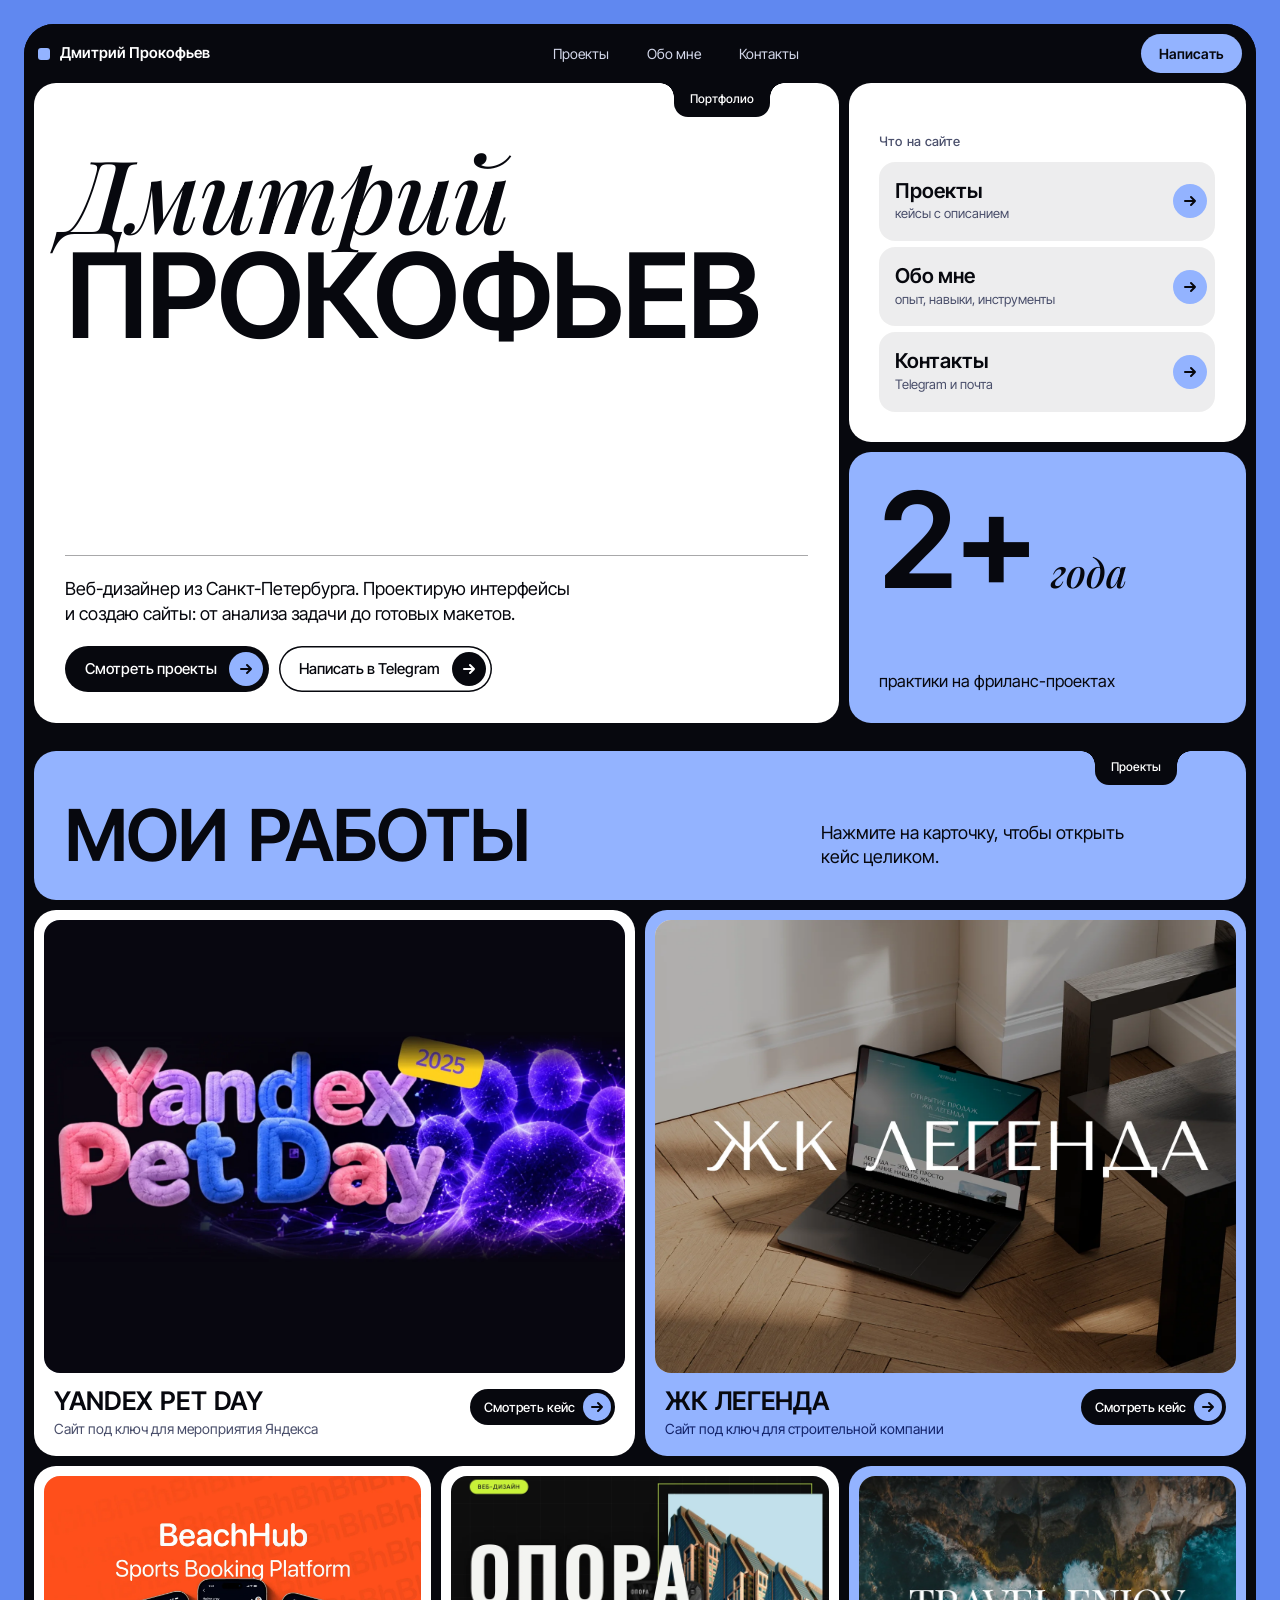
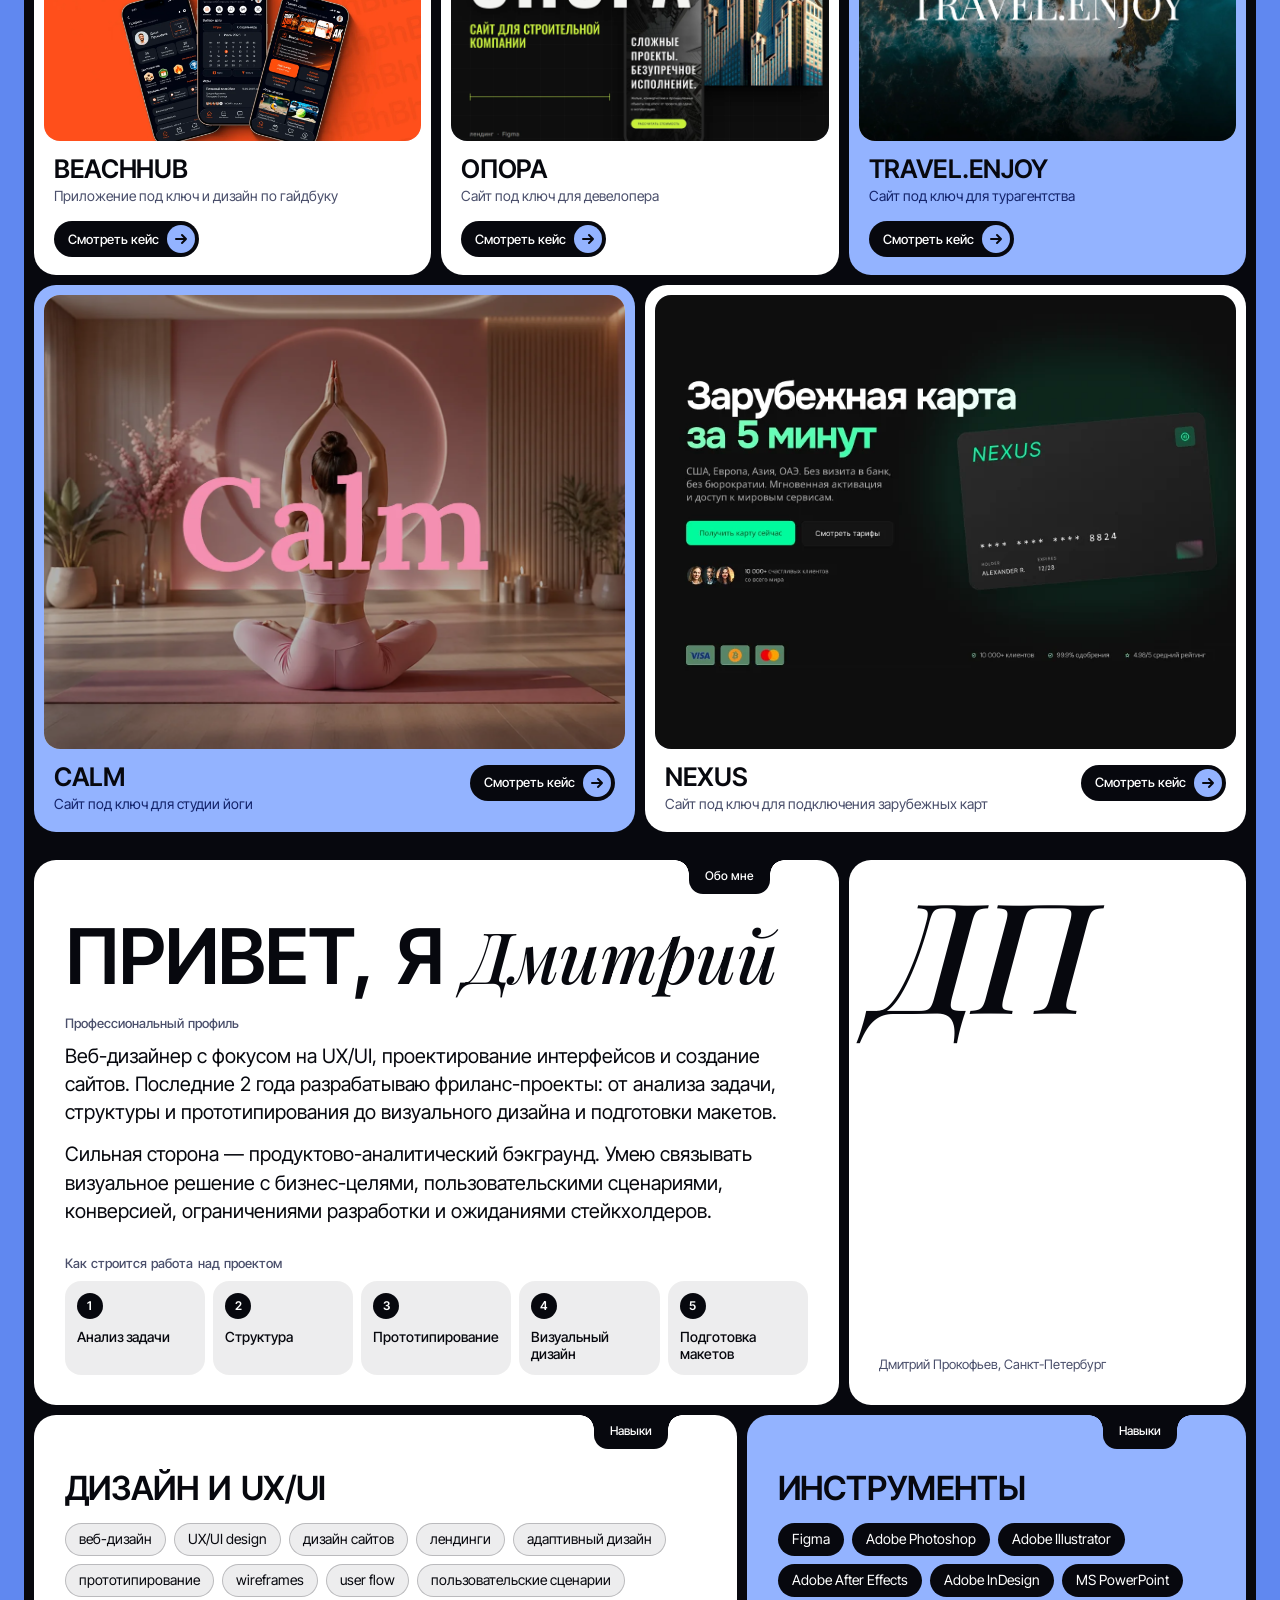
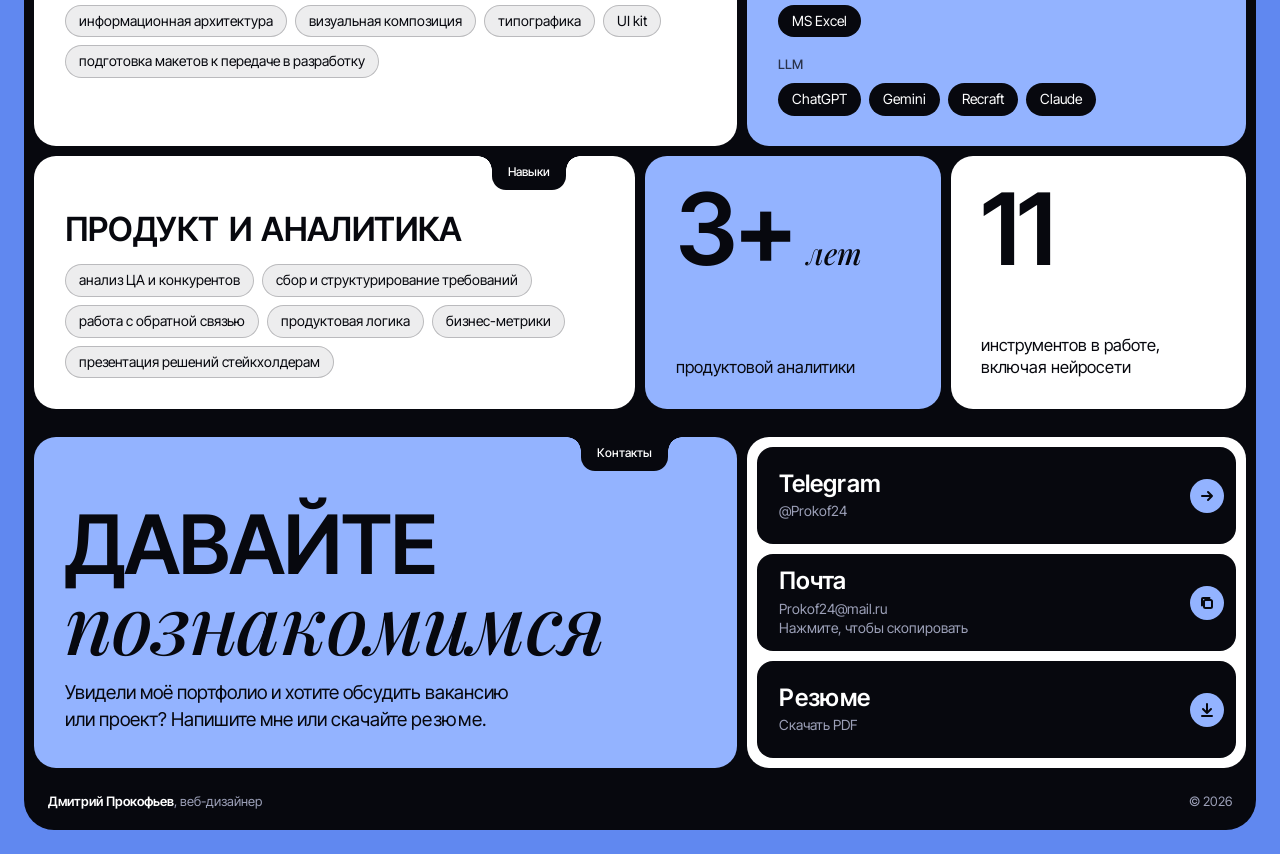
<file: index.html>
<!DOCTYPE html>
<html lang="ru">
<head>
<meta charset="utf-8">
<meta name="viewport" content="width=device-width, initial-scale=1, viewport-fit=cover">
<title>Дмитрий Прокофьев — веб-дизайнер UX/UI в Санкт-Петербурге</title>
<meta name="description" content="Портфолио веб-дизайнера Дмитрия Прокофьева: лендинги, сайты и интерфейсы приложений. UX/UI, прототипирование, продуктовая аналитика. Кейсы, резюме и контакты.">
<meta name="author" content="Дмитрий Прокофьев">
<meta name="robots" content="index,follow,max-image-preview:large,max-snippet:-1">
<link rel="canonical" href="https://prokof34-bit.github.io/MyPortfolio/">
<meta name="theme-color" content="#6088f0">
<link rel="icon" href="favicon.svg" type="image/svg+xml">
<link rel="icon" href="favicon-32.png" sizes="32x32" type="image/png">
<link rel="icon" href="favicon.ico" sizes="any">
<link rel="apple-touch-icon" href="apple-touch-icon.png">
<link rel="manifest" href="site.webmanifest">
<meta property="og:type" content="website">
<meta property="og:site_name" content="Дмитрий Прокофьев — портфолио">
<meta property="og:locale" content="ru_RU">
<meta property="og:title" content="Дмитрий Прокофьев — веб-дизайнер UX/UI в Санкт-Петербурге">
<meta property="og:description" content="Портфолио веб-дизайнера Дмитрия Прокофьева: лендинги, сайты и интерфейсы приложений. UX/UI, прототипирование, продуктовая аналитика. Кейсы, резюме и контакты.">
<meta property="og:url" content="https://prokof34-bit.github.io/MyPortfolio/">
<meta property="og:image" content="https://prokof34-bit.github.io/MyPortfolio/og/og-image.jpg">
<meta property="og:image:width" content="1200">
<meta property="og:image:height" content="630">
<meta property="og:image:alt" content="Дмитрий Прокофьев: веб-дизайнер UX/UI, Санкт-Петербург">
<meta name="twitter:card" content="summary_large_image">
<meta name="twitter:title" content="Дмитрий Прокофьев — веб-дизайнер UX/UI в Санкт-Петербурге">
<meta name="twitter:description" content="Портфолио веб-дизайнера Дмитрия Прокофьева: лендинги, сайты и интерфейсы приложений. UX/UI, прототипирование, продуктовая аналитика. Кейсы, резюме и контакты.">
<meta name="twitter:image" content="https://prokof34-bit.github.io/MyPortfolio/og/og-image.jpg">
<meta name="twitter:image:alt" content="Дмитрий Прокофьев: веб-дизайнер UX/UI, Санкт-Петербург">
<script type="application/ld+json">{"@context":"https://schema.org","@graph":[{"@type":"WebSite","@id":"https://prokof34-bit.github.io/MyPortfolio/#website","url":"https://prokof34-bit.github.io/MyPortfolio/","name":"Дмитрий Прокофьев — портфолио","inLanguage":"ru-RU","publisher":{"@id":"https://prokof34-bit.github.io/MyPortfolio/#person"}},{"@type":"Person","@id":"https://prokof34-bit.github.io/MyPortfolio/#person","name":"Дмитрий Прокофьев","alternateName":"Dmitry Prokofiev","jobTitle":"Веб-дизайнер UX/UI","url":"https://prokof34-bit.github.io/MyPortfolio/","email":"mailto:Prokof24@mail.ru","sameAs":["https://t.me/Prokof24"],"address":{"@type":"PostalAddress","addressLocality":"Санкт-Петербург","addressCountry":"RU"},"knowsAbout":["веб-дизайн","UX/UI дизайн","лендинги","проектирование интерфейсов","прототипирование","информационная архитектура","продуктовая аналитика","Figma"],"knowsLanguage":["ru","en"]},{"@type":"ProfilePage","@id":"https://prokof34-bit.github.io/MyPortfolio/#page","url":"https://prokof34-bit.github.io/MyPortfolio/","name":"Дмитрий Прокофьев — веб-дизайнер UX/UI в Санкт-Петербурге","description":"Портфолио веб-дизайнера Дмитрия Прокофьева: лендинги, сайты и интерфейсы приложений. UX/UI, прототипирование, продуктовая аналитика. Кейсы, резюме и контакты.","inLanguage":"ru-RU","isPartOf":{"@id":"https://prokof34-bit.github.io/MyPortfolio/#website"},"mainEntity":{"@id":"https://prokof34-bit.github.io/MyPortfolio/#person"},"primaryImageOfPage":{"@type":"ImageObject","url":"https://prokof34-bit.github.io/MyPortfolio/og/og-image.jpg","width":1200,"height":630}},{"@type":"ItemList","name":"Проекты","itemListElement":[{"@type":"ListItem","position":1,"url":"https://prokof34-bit.github.io/MyPortfolio/cases/opora.html","name":"Опора: лендинг для строительной компании"},{"@type":"ListItem","position":2,"url":"https://prokof34-bit.github.io/MyPortfolio/cases/yandex-pet-day.html","name":"Yandex Pet Day: лендинг конференции"},{"@type":"ListItem","position":3,"url":"https://prokof34-bit.github.io/MyPortfolio/cases/zhk-legenda.html","name":"ЖК Легенда: сайт жилого комплекса"},{"@type":"ListItem","position":4,"url":"https://prokof34-bit.github.io/MyPortfolio/cases/beachhub.html","name":"BeachHub: мобильное приложение"},{"@type":"ListItem","position":5,"url":"https://prokof34-bit.github.io/MyPortfolio/cases/travel-enjoy.html","name":"Travel.Enjoy: сайт турагентства"},{"@type":"ListItem","position":6,"url":"https://prokof34-bit.github.io/MyPortfolio/cases/calm.html","name":"Calm: сайт студии йоги"},{"@type":"ListItem","position":7,"url":"https://prokof34-bit.github.io/MyPortfolio/cases/nexus.html","name":"Nexus: сайт сервиса зарубежных карт"}]}]}</script>
<link rel="preconnect" href="https://fonts.googleapis.com">
<link rel="preconnect" href="https://fonts.gstatic.com" crossorigin>
<link href="https://fonts.googleapis.com/css2?family=Inter+Tight:wght@400;500;600&family=Playfair+Display:ital,wght@1,500&display=swap" rel="stylesheet">
<link rel="stylesheet" href="css/style.css">
</head>
<body>
<div class="frame">
<header class="nav">
  <a class="brand" href="#top">Дмитрий Прокофьев</a>
  <ul id="menu"><li><a href="#projects">Проекты</a></li><li><a href="#about">Обо&nbsp;мне</a></li><li><a href="#contacts">Контакты</a></li></ul>
  <a class="nav-cta" href="https://t.me/Prokof24" target="_blank" rel="noopener">Написать</a>
  <button class="burger" type="button" aria-label="Меню" aria-expanded="false" aria-controls="menu"><i></i><i></i><i></i></button>
</header>

<main class="bento">

<section class="card hero c8 r2" id="top">
  <span class="tab">Портфолио</span>
  <h1><i>Дмитрий</i> Прокофьев</h1>
  <div class="low">
    <p>Веб-дизайнер из&nbsp;Санкт-Петербурга. Проектирую интерфейсы и&nbsp;создаю сайты: от&nbsp;анализа задачи до&nbsp;готовых макетов.</p>
    <div class="btns">
      <a class="pill" href="#projects">Смотреть проекты <span class="dot"><svg viewBox="0 0 16 16" aria-hidden="true"><path d="M3 8h10M9 4l4 4-4 4"/></svg></span></a>
      <a class="pill ghost" href="https://t.me/Prokof24" target="_blank" rel="noopener">Написать в&nbsp;Telegram <span class="dot"><svg viewBox="0 0 16 16" aria-hidden="true"><path d="M3 8h10M9 4l4 4-4 4"/></svg></span></a>
    </div>
  </div>
</section>

<nav class="card toc c4" aria-label="Разделы сайта">
  <h2>Что&nbsp;на&nbsp;сайте</h2>
  <a href="#projects"><span><b>Проекты</b> <small>кейсы с&nbsp;описанием</small></span><span class="go"><svg viewBox="0 0 16 16" aria-hidden="true"><path d="M3 8h10M9 4l4 4-4 4"/></svg></span></a>
  <a href="#about"><span><b>Обо&nbsp;мне</b> <small>опыт, навыки, инструменты</small></span><span class="go"><svg viewBox="0 0 16 16" aria-hidden="true"><path d="M3 8h10M9 4l4 4-4 4"/></svg></span></a>
  <a href="#contacts"><span><b>Контакты</b> <small>Telegram и&nbsp;почта</small></span><span class="go"><svg viewBox="0 0 16 16" aria-hidden="true"><path d="M3 8h10M9 4l4 4-4 4"/></svg></span></a>
</nav>

<div class="card accent stat m c4">
  <div class="big">2+<span class="u"> года</span></div>
  <p>практики на&nbsp;фриланс-проектах</p>
</div>

<div class="sp" aria-hidden="true"></div>

<div class="card accent sechead c12" id="projects">
  <span class="tab">Проекты</span>
  <h2>Мои&nbsp;работы</h2>
  <p>Нажмите на&nbsp;карточку, чтобы открыть кейс целиком.</p>
</div>

<a class="card proj c6" href="cases/yandex-pet-day.html">
  <div class="shot"><img src="img/yandex.webp" alt="Обложка кейса: Yandex Pet Day" width="1616" height="1264" loading="lazy" decoding="async"></div>
  <div class="in"><div><h3>Yandex Pet&nbsp;Day</h3><p>Сайт под&nbsp;ключ для&nbsp;мероприятия Яндекса</p></div><span class="pill sm">Смотреть кейс <span class="dot"><svg viewBox="0 0 16 16" aria-hidden="true"><path d="M3 8h10M9 4l4 4-4 4"/></svg></span></span></div>
</a>
<a class="card proj c6 accent" href="cases/zhk-legenda.html">
  <div class="shot"><img src="img/zhk.webp" alt="Обложка кейса: ЖК Легенда" width="1800" height="1200" loading="lazy" decoding="async"></div>
  <div class="in"><div><h3>ЖК&nbsp;Легенда</h3><p>Сайт под&nbsp;ключ для&nbsp;строительной компании</p></div><span class="pill sm">Смотреть кейс <span class="dot"><svg viewBox="0 0 16 16" aria-hidden="true"><path d="M3 8h10M9 4l4 4-4 4"/></svg></span></span></div>
</a>
<a class="card proj c4" href="cases/beachhub.html">
  <div class="shot"><img src="img/beachhub.webp" alt="Обложка кейса: BeachHub" width="1800" height="1012" loading="lazy" decoding="async"></div>
  <div class="in"><div><h3>BeachHub</h3><p>Приложение под&nbsp;ключ и&nbsp;дизайн по&nbsp;гайдбуку</p></div><span class="pill sm">Смотреть кейс <span class="dot"><svg viewBox="0 0 16 16" aria-hidden="true"><path d="M3 8h10M9 4l4 4-4 4"/></svg></span></span></div>
</a>
<a class="card proj c4" href="cases/opora.html">
  <div class="shot"><img src="img/opora.webp" alt="Обложка кейса: Опора" width="1616" height="1264" loading="lazy" decoding="async"></div>
  <div class="in"><div><h3>Опора</h3><p>Сайт под&nbsp;ключ для&nbsp;девелопера</p></div><span class="pill sm">Смотреть кейс <span class="dot"><svg viewBox="0 0 16 16" aria-hidden="true"><path d="M3 8h10M9 4l4 4-4 4"/></svg></span></span></div>
</a>
<a class="card proj c4 accent" href="cases/travel-enjoy.html">
  <div class="shot"><img src="img/travel.webp" alt="Обложка кейса: Travel.Enjoy" width="1800" height="1116" loading="lazy" decoding="async"></div>
  <div class="in"><div><h3>Travel.Enjoy</h3><p>Сайт под&nbsp;ключ для&nbsp;турагентства</p></div><span class="pill sm">Смотреть кейс <span class="dot"><svg viewBox="0 0 16 16" aria-hidden="true"><path d="M3 8h10M9 4l4 4-4 4"/></svg></span></span></div>
</a>
<a class="card proj c6 accent" href="cases/calm.html">
  <div class="shot"><img src="img/calm.webp" alt="Обложка кейса: Calm" width="1600" height="941" loading="lazy" decoding="async"></div>
  <div class="in"><div><h3>Calm</h3><p>Сайт под&nbsp;ключ для&nbsp;студии йоги</p></div><span class="pill sm">Смотреть кейс <span class="dot"><svg viewBox="0 0 16 16" aria-hidden="true"><path d="M3 8h10M9 4l4 4-4 4"/></svg></span></span></div>
</a>
<a class="card proj c6" href="cases/nexus.html">
  <div class="shot"><img src="img/nexus.webp" alt="Обложка кейса: Nexus" width="763" height="595" loading="lazy" decoding="async"></div>
  <div class="in"><div><h3>Nexus</h3><p>Сайт под&nbsp;ключ для&nbsp;подключения зарубежных карт</p></div><span class="pill sm">Смотреть кейс <span class="dot"><svg viewBox="0 0 16 16" aria-hidden="true"><path d="M3 8h10M9 4l4 4-4 4"/></svg></span></span></div>
</a>

<div class="sp" aria-hidden="true"></div>

<section class="card about c8" id="about">
  <span class="tab">Обо&nbsp;мне</span>
  <h2>Привет, я&nbsp;<i>Дмитрий</i></h2>
  <div class="lead">
    <h3>Профессиональный профиль</h3>
    <p>Веб-дизайнер с&nbsp;фокусом на&nbsp;UX/UI, проектирование интерфейсов и&nbsp;создание сайтов. Последние 2&nbsp;года разрабатываю фриланс-проекты: от&nbsp;анализа задачи, структуры и&nbsp;прототипирования до&nbsp;визуального дизайна и&nbsp;подготовки макетов.</p>
    <p>Сильная сторона&nbsp;— продуктово-аналитический бэкграунд. Умею связывать визуальное решение с&nbsp;бизнес-целями, пользовательскими сценариями, конверсией, ограничениями разработки и&nbsp;ожиданиями стейкхолдеров.</p>
  </div>
  <h3 class="flow-h">Как&nbsp;строится работа над&nbsp;проектом</h3>
  <ol class="flow"><li><span>1</span>Анализ задачи</li><li><span>2</span>Структура</li><li><span>3</span>Прототипирование</li><li><span>4</span>Визуальный дизайн</li><li><span>5</span>Подготовка макетов</li></ol>
</section>

<figure class="card ava c4" style="margin:0">
  <span class="ini" aria-hidden="true">ДП</span>
  <!-- ЗАМЕНИТЬ: положите свою фотографию в img/dmitry.webp и раскомментируйте строку ниже -->
  <!-- <img src="img/dmitry.webp" alt="Дмитрий Прокофьев"> -->
  <small>Дмитрий Прокофьев, Санкт-Петербург</small>
</figure>

<section class="card skills c7">
  <span class="tab">Навыки</span>
  <h2>Дизайн и&nbsp;UX/UI</h2>
  <ul class="chips"><li class="chip">веб-дизайн</li><li class="chip">UX/UI&nbsp;design</li><li class="chip">дизайн сайтов</li><li class="chip">лендинги</li><li class="chip">адаптивный дизайн</li><li class="chip">прототипирование</li><li class="chip">wireframes</li><li class="chip">user flow</li><li class="chip">пользовательские сценарии</li><li class="chip">информационная архитектура</li><li class="chip">визуальная композиция</li><li class="chip">типографика</li><li class="chip">UI&nbsp;kit</li><li class="chip">подготовка макетов к&nbsp;передаче в&nbsp;разработку</li></ul>
</section>

<section class="card accent skills c5">
  <span class="tab">Навыки</span>
  <h2>Инструменты</h2>
  <ul class="chips"><li class="chip">Figma</li><li class="chip">Adobe Photoshop</li><li class="chip">Adobe Illustrator</li><li class="chip">Adobe After Effects</li><li class="chip">Adobe InDesign</li><li class="chip">MS&nbsp;PowerPoint</li><li class="chip">MS&nbsp;Excel</li></ul>
  <p class="sub">LLM</p>
  <ul class="chips"><li class="chip">ChatGPT</li><li class="chip">Gemini</li><li class="chip">Recraft</li><li class="chip">Claude</li></ul>
</section>

<section class="card skills c6">
  <span class="tab">Навыки</span>
  <h2>Продукт и&nbsp;аналитика</h2>
  <ul class="chips"><li class="chip">анализ ЦА&nbsp;и&nbsp;конкурентов</li><li class="chip">сбор и&nbsp;структурирование требований</li><li class="chip">работа с&nbsp;обратной связью</li><li class="chip">продуктовая логика</li><li class="chip">бизнес-метрики</li><li class="chip">презентация решений стейкхолдерам</li></ul>
</section>

<div class="card accent stat s c3 sm">
  <div class="big">3+<span class="u"> лет</span></div>
  <p>продуктовой аналитики</p>
</div>

<div class="card stat s c3 sm">
  <div class="big">11</div>
  <p>инструментов в&nbsp;работе, включая нейросети</p>
</div>

<div class="sp" aria-hidden="true"></div>

<section class="card accent cont c7" id="contacts">
  <span class="tab">Контакты</span>
  <h2>Давайте <i>познакомимся</i></h2>
  <p>Увидели моё&nbsp;портфолио и&nbsp;хотите обсудить вакансию или&nbsp;проект? Напишите мне&nbsp;или&nbsp;скачайте <span class="rz">резюме</span>.</p>
</section>

<div class="card links c5">
  <!-- Резюме: положите файл resume.pdf рядом с index.html (в корень сайта) -->
  <a class="lnk" href="https://t.me/Prokof24" target="_blank" rel="noopener"><span>Telegram <small>@Prokof24</small></span> <span class="go"><svg viewBox="0 0 16 16" aria-hidden="true"><path d="M3 8h10M9 4l4 4-4 4"/></svg></span></a>
  <button class="lnk" type="button" data-copy="Prokof24@mail.ru"><span>Почта <small>Prokof24@mail.ru</small><small class="hint" data-s>Нажмите, чтобы скопировать</small></span> <span class="go"><svg viewBox="0 0 16 16" aria-hidden="true"><rect x="5" y="5" width="8" height="8" rx="1.5"/><path d="M3 10.5V4a1 1 0 0 1 1-1h6.5"/></svg></span></button>
  <a class="lnk" href="resume.pdf" download="Прокофьев_Дмитрий_резюме.pdf"><span><span class="rz">Резюме</span> <small>Скачать PDF</small></span> <span class="go"><svg viewBox="0 0 16 16" aria-hidden="true"><path d="M8 2v9M4 7l4 4 4-4M3 14h10"/></svg></span></a>
</div>

<footer class="foot">
  <span><b>Дмитрий Прокофьев</b>, веб-дизайнер</span>
  <span>© 2026</span>
</footer>

</main>
</div>
<script src="js/main.js" defer></script>
</body>
</html>
</file>
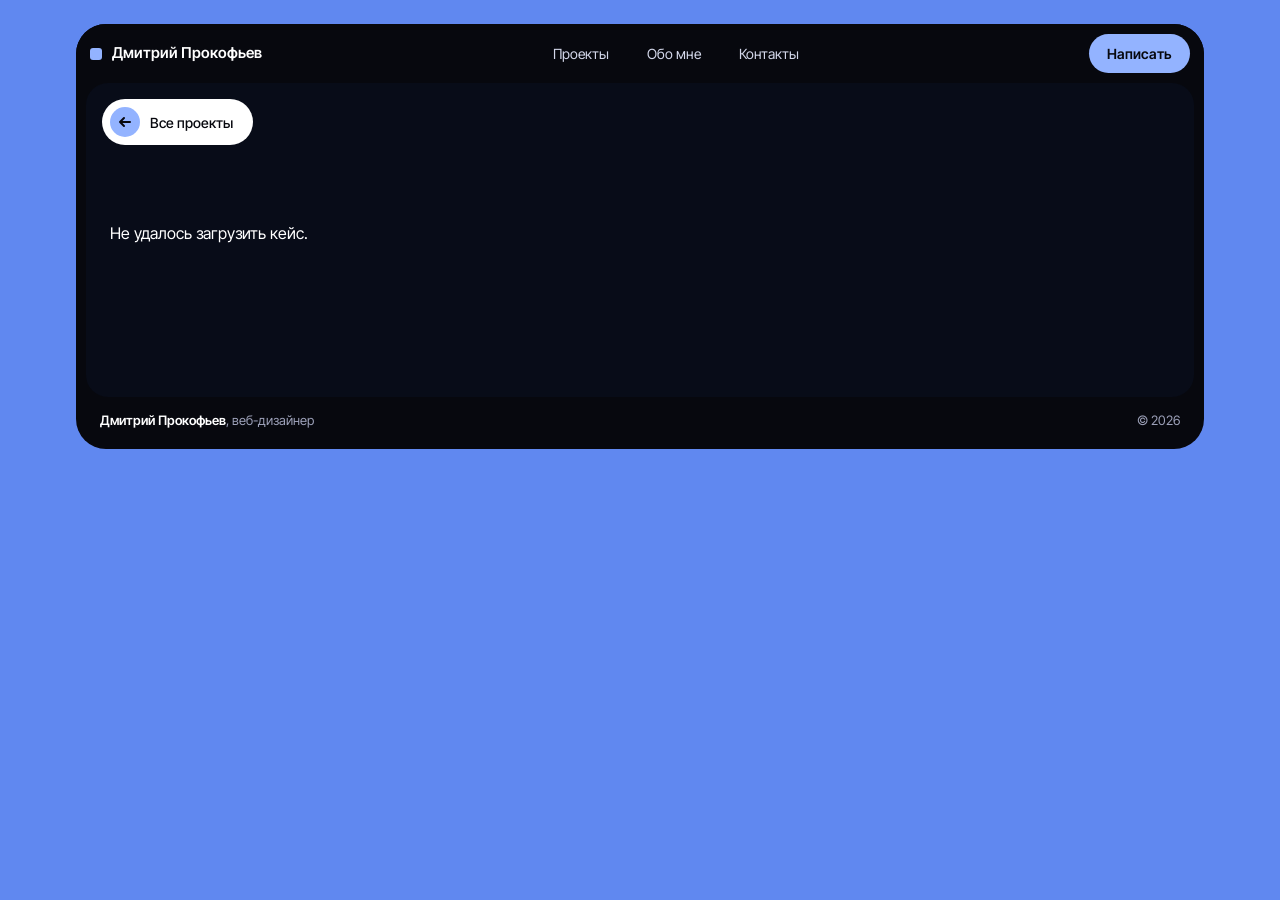
<file: case.html>
<!DOCTYPE html>
<html lang="ru">
<head>
<meta charset="utf-8">
<meta name="viewport" content="width=device-width, initial-scale=1, viewport-fit=cover">
<title>Кейс | Дмитрий Прокофьев</title>
<link rel="preconnect" href="https://fonts.googleapis.com">
<link rel="preconnect" href="https://fonts.gstatic.com" crossorigin>
<link href="https://fonts.googleapis.com/css2?family=Inter+Tight:wght@400;500;600&family=Playfair+Display:ital,wght@1,500&display=swap" rel="stylesheet">
<link rel="stylesheet" href="css/style.css">
</head><body class="case">
<div class="frame">
<header class="nav">
  <a class="brand" href="index.html">Дмитрий Прокофьев</a>
  <ul id="menu"><li><a href="index.html#projects">Проекты</a></li><li><a href="index.html#about">Обо мне</a></li><li><a href="index.html#contacts">Контакты</a></li></ul>
  <a class="nav-cta" href="https://t.me/Prokof24" target="_blank" rel="noopener">Написать</a>
  <button class="burger" type="button" aria-label="Меню" aria-expanded="false" aria-controls="menu"><i></i><i></i><i></i></button>
</header>
<main class="cs" id="cs"><div class="cs-top"><a class="back" href="index.html#projects"><span class="go"><svg viewBox="0 0 16 16" aria-hidden="true"><path d="M3 8h10M9 4l4 4-4 4"/></svg></span>Все проекты</a></div><div class="stack" id="stack"></div><div class="cs-btns" id="btns"></div></main>
<footer class="foot">
  <span><b>Дмитрий Прокофьев</b>, веб-дизайнер</span>
  <span>© 2026</span>
</footer>
</div>
<a class="fab fab-back" href="index.html#projects" aria-label="Все проекты" title="Все проекты"><svg viewBox="0 0 16 16" aria-hidden="true"><path d="M13 8H3M7 4L3 8l4 4"/></svg></a>
<button class="fab fab-top" type="button" aria-label="Наверх" title="Наверх"><svg viewBox="0 0 16 16" aria-hidden="true"><path d="M8 13V3M4 7l4-4 4 4"/></svg></button>
<script src="js/main.js" defer></script>
<script src="js/cms.js" defer></script>
<script src="js/case.js" defer></script>
</body>
</html>
</file>
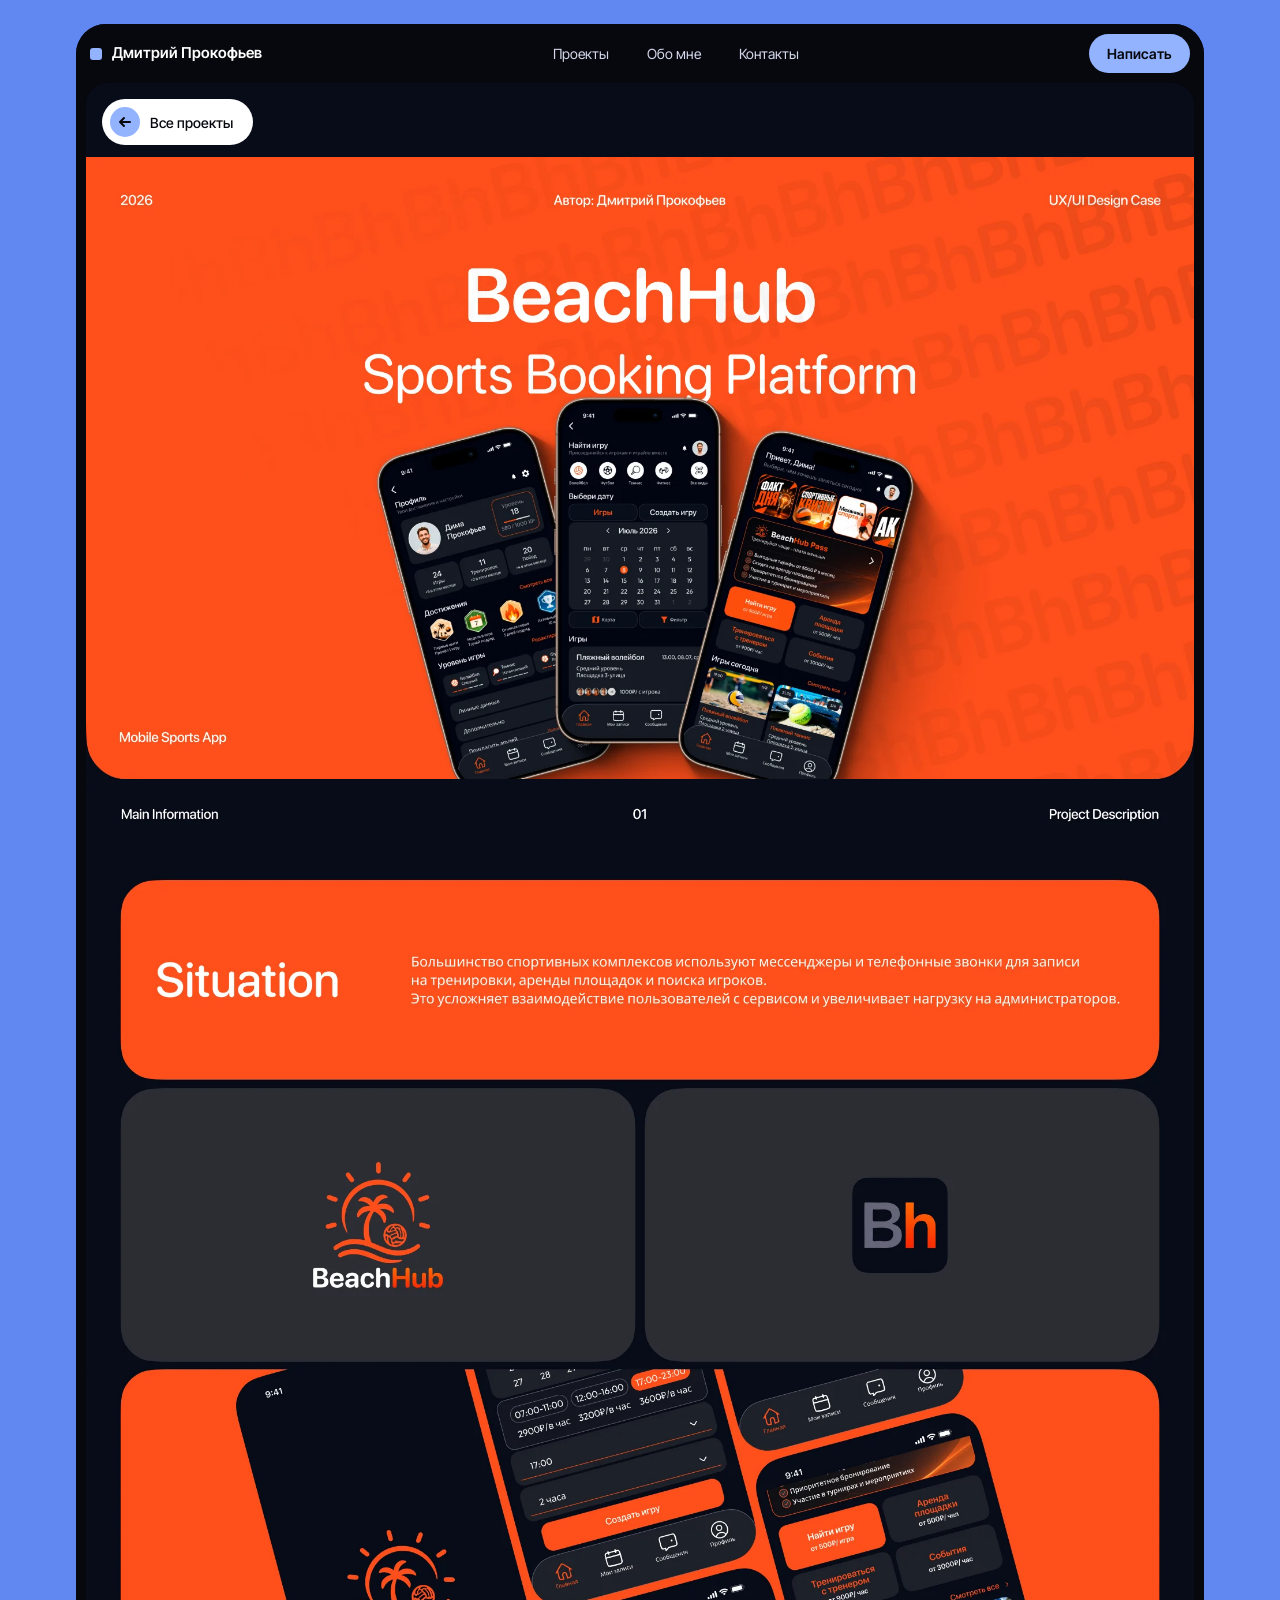
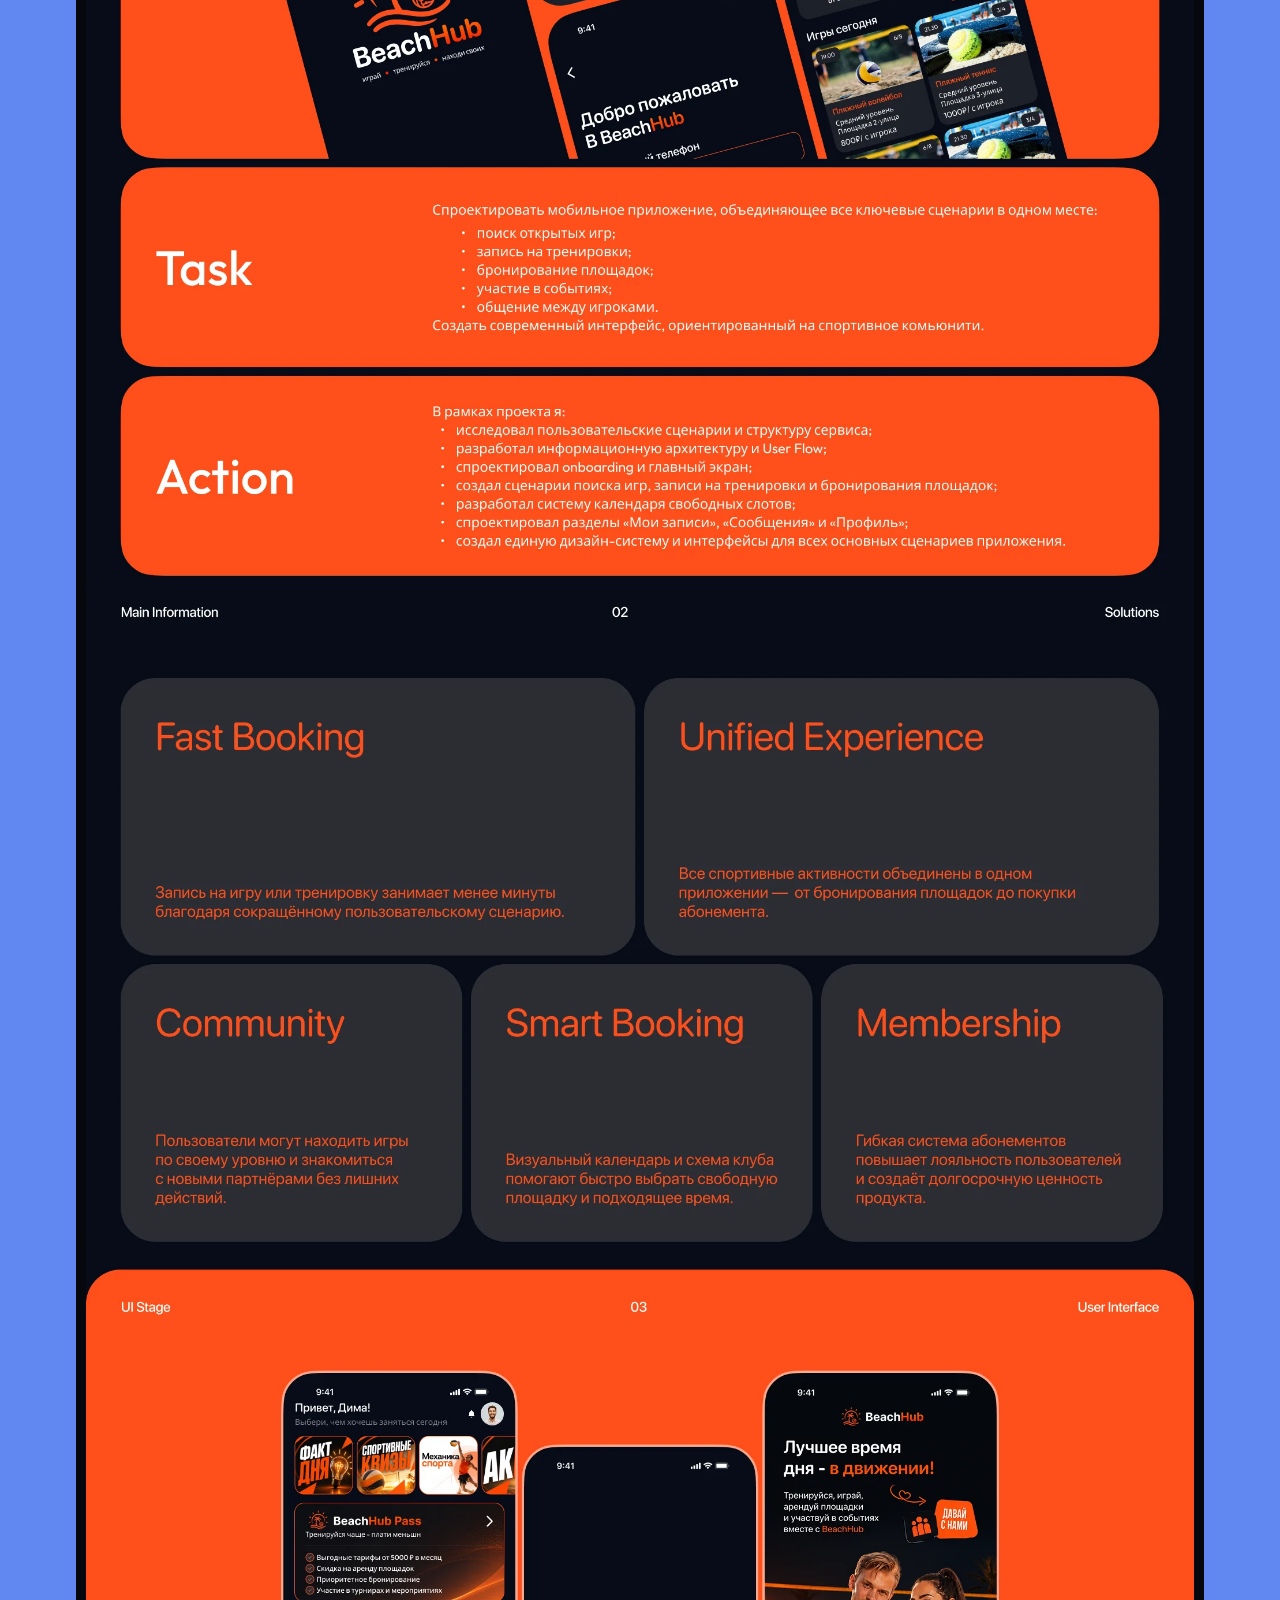
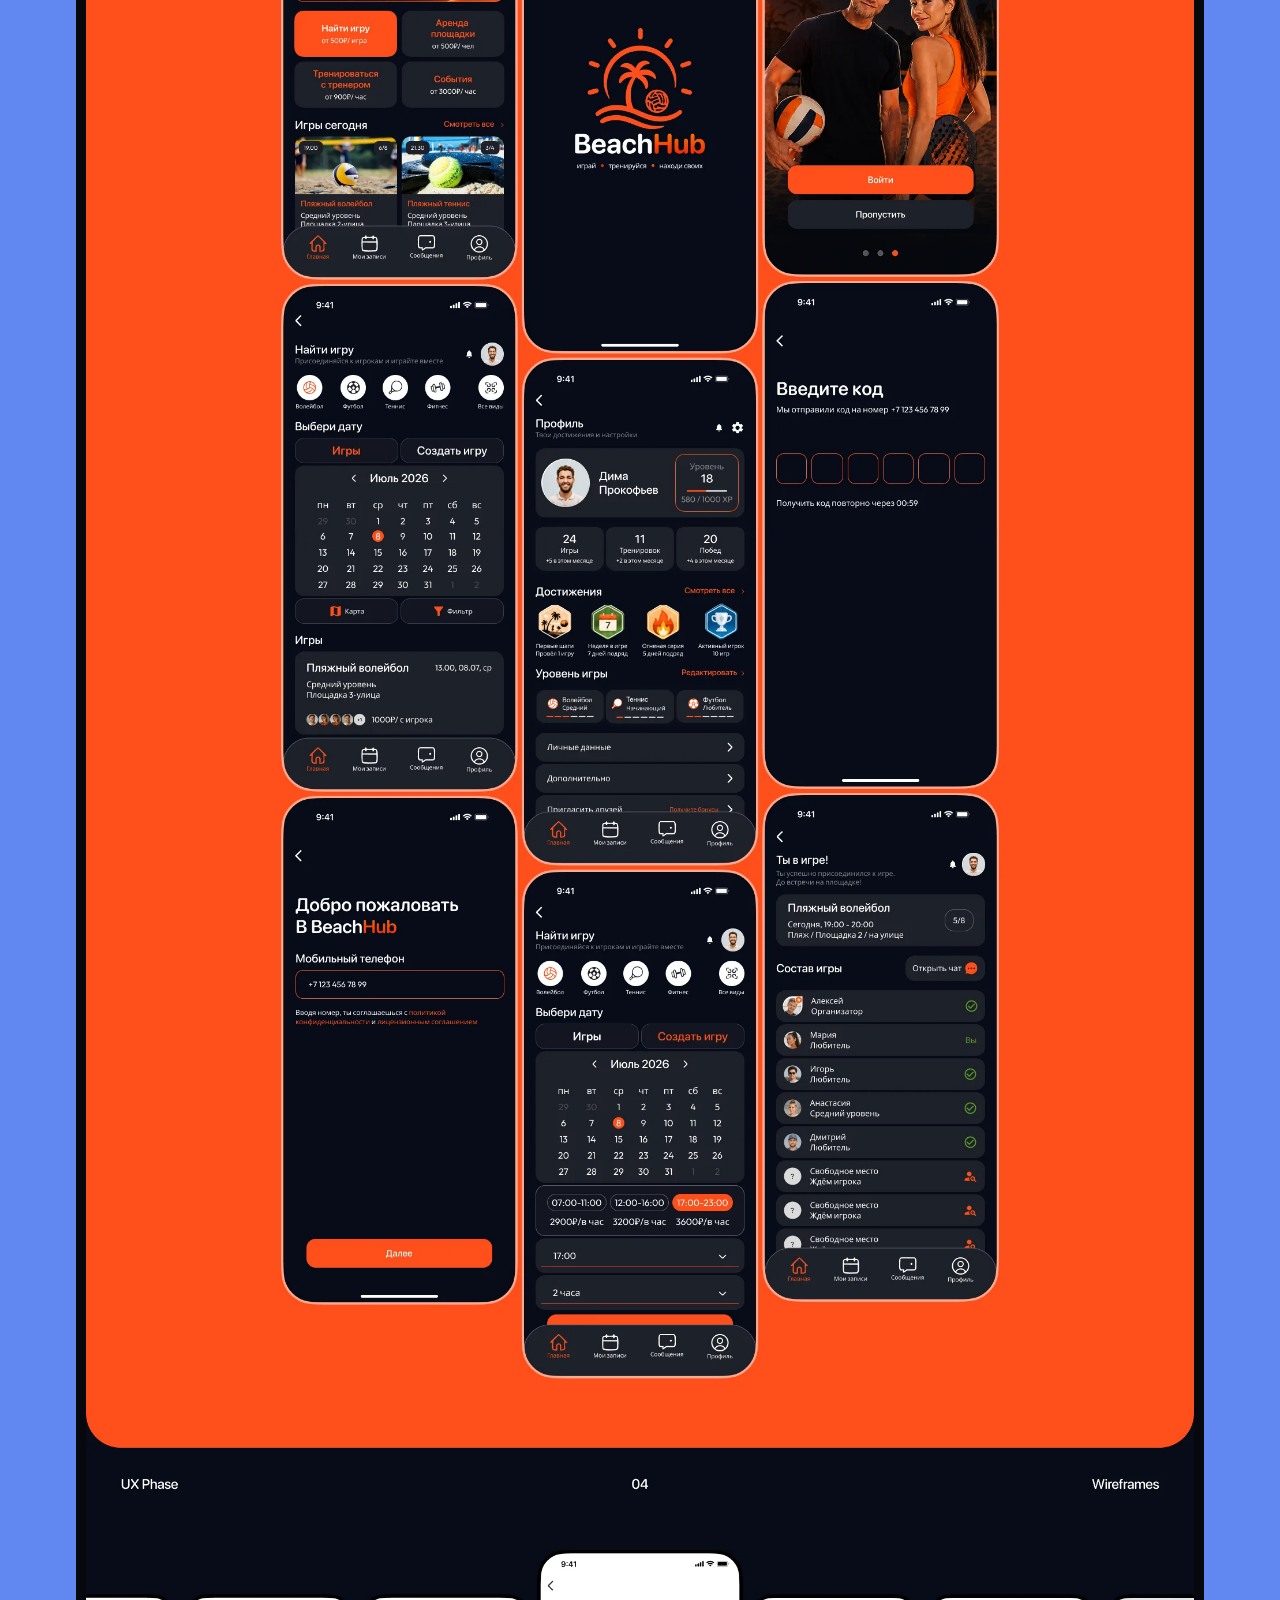
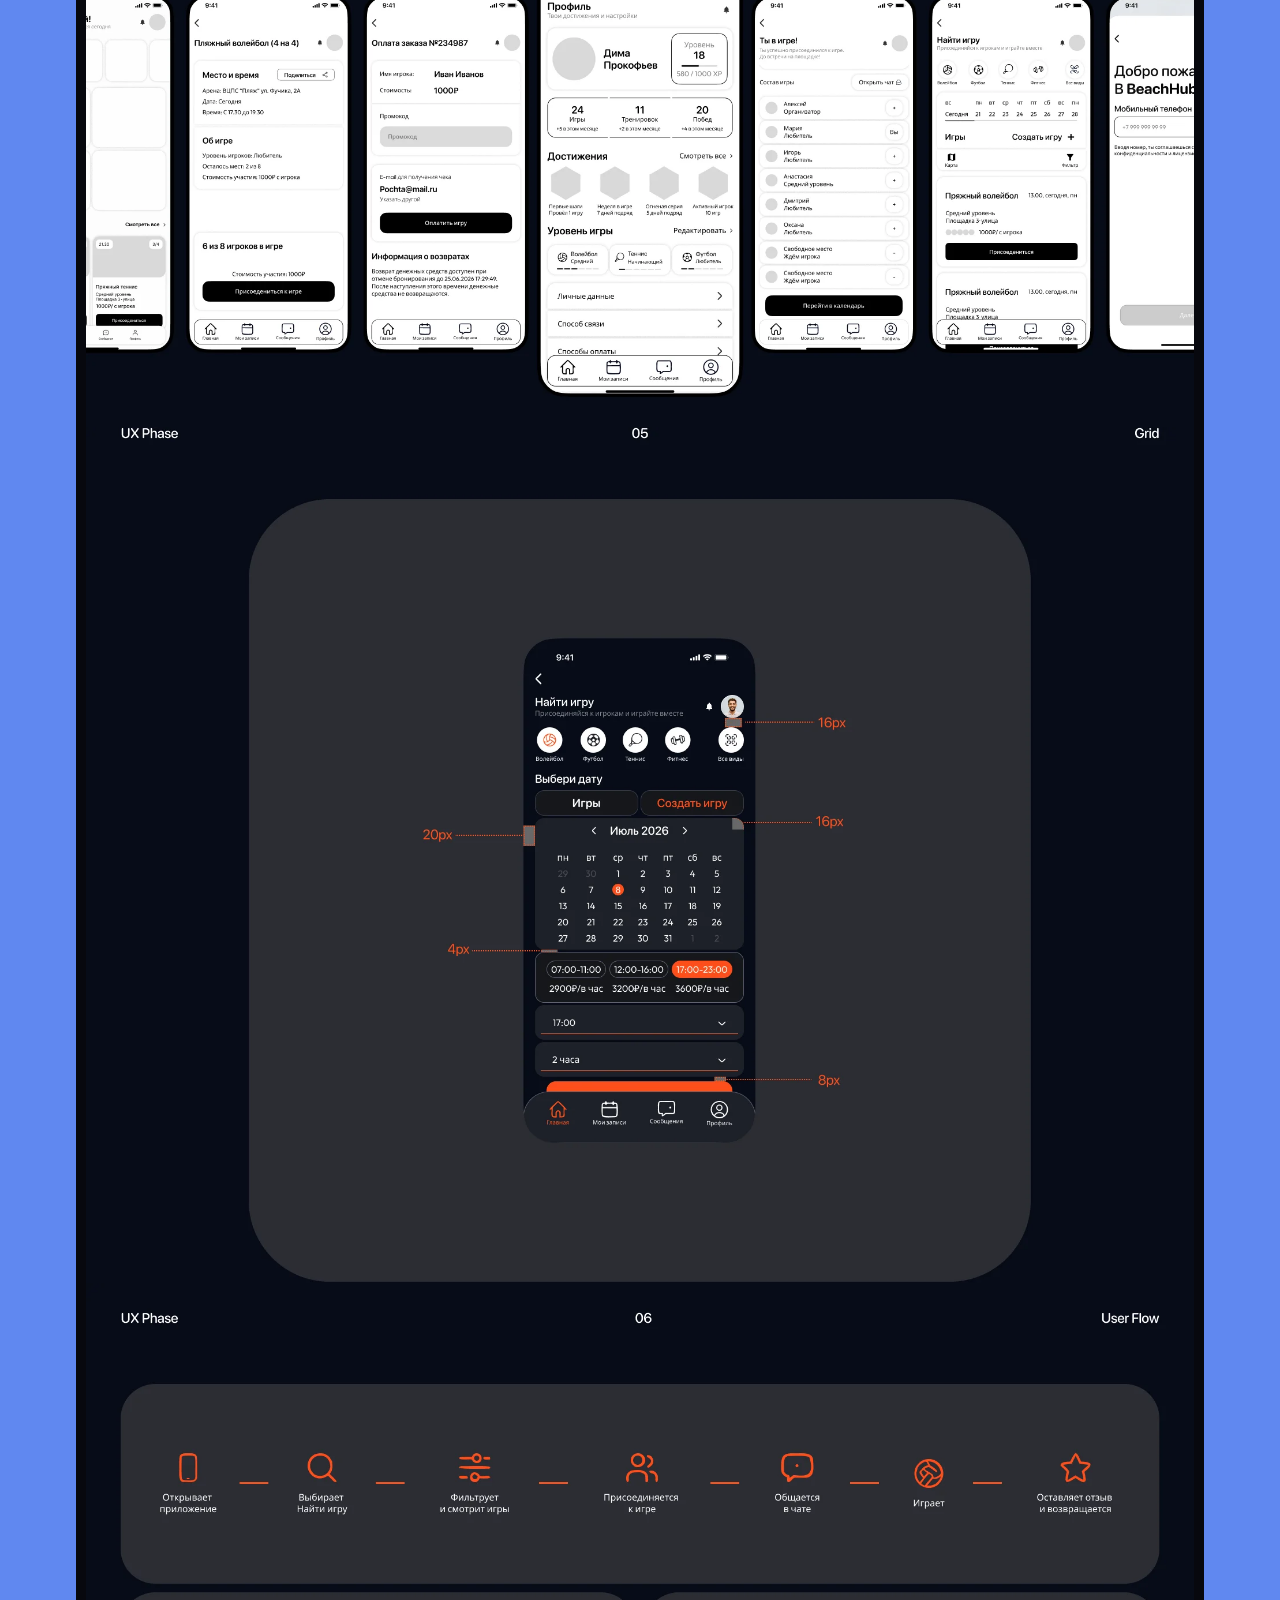
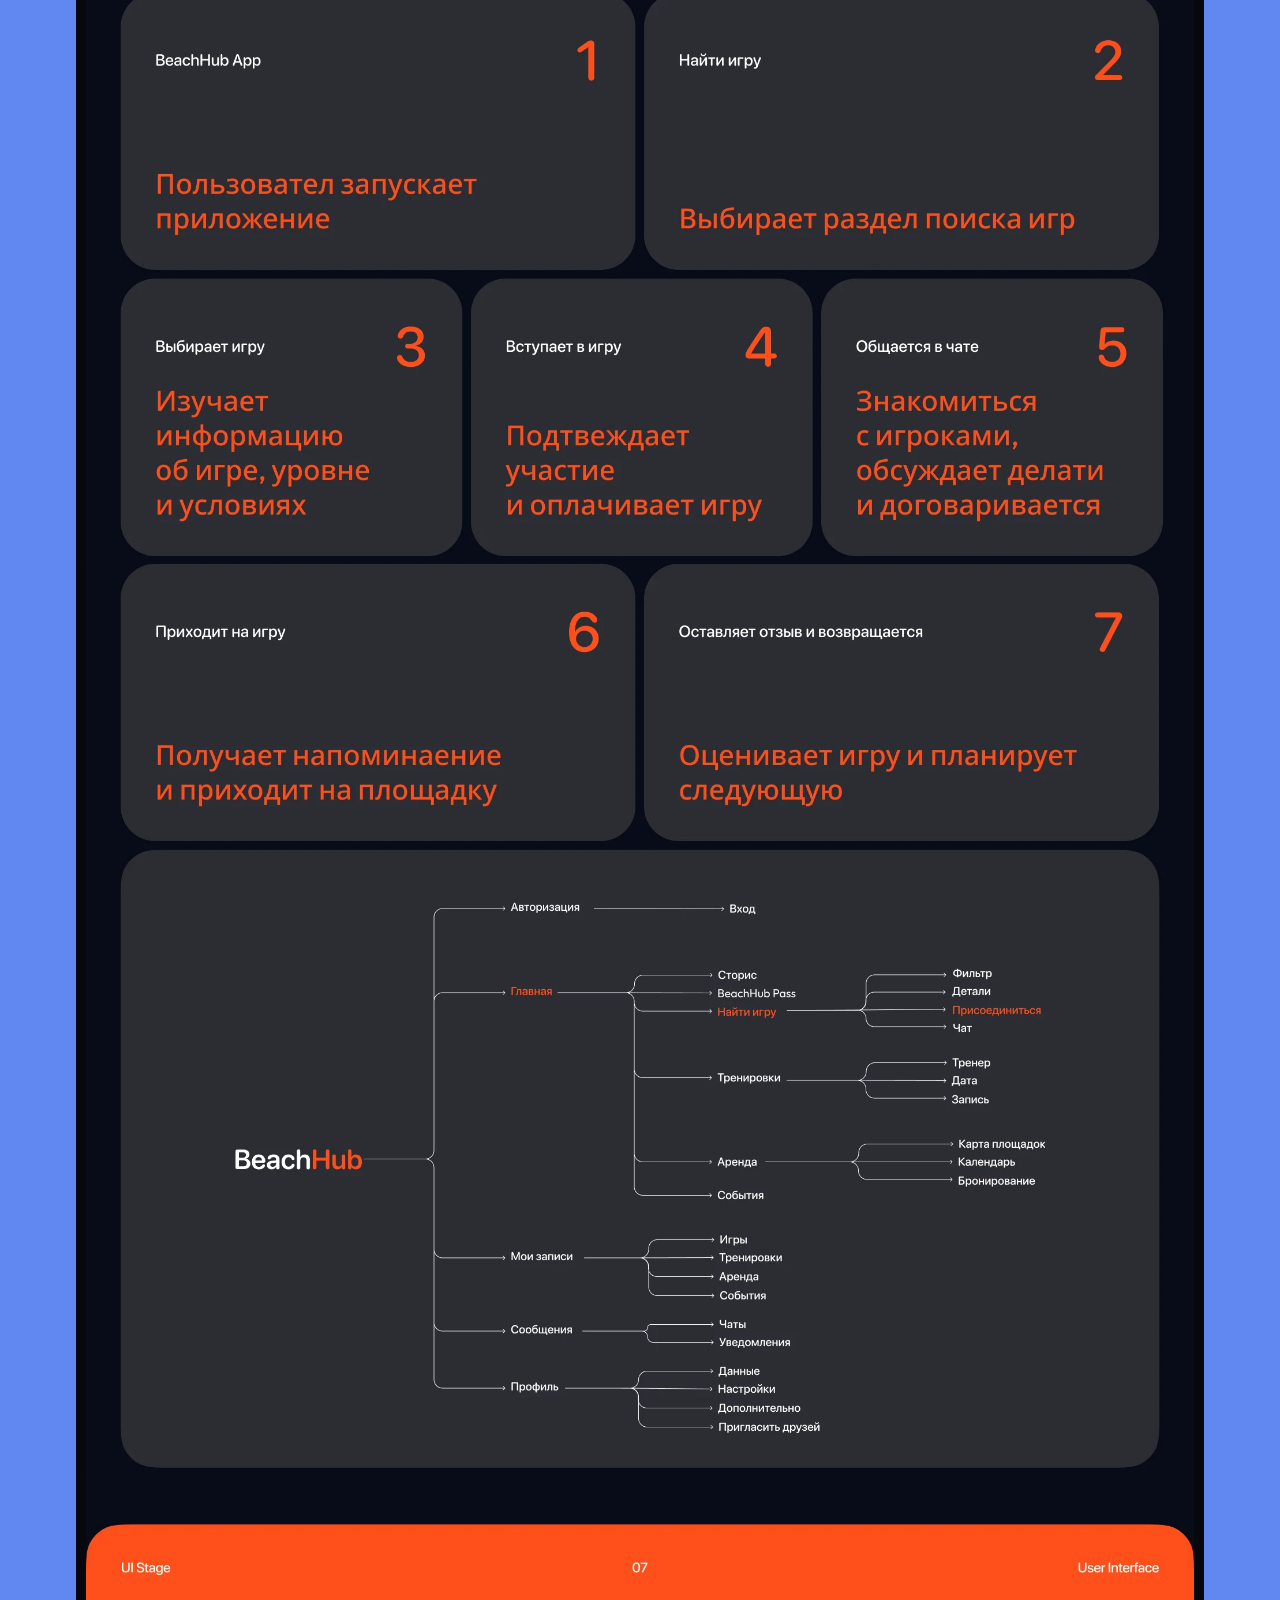
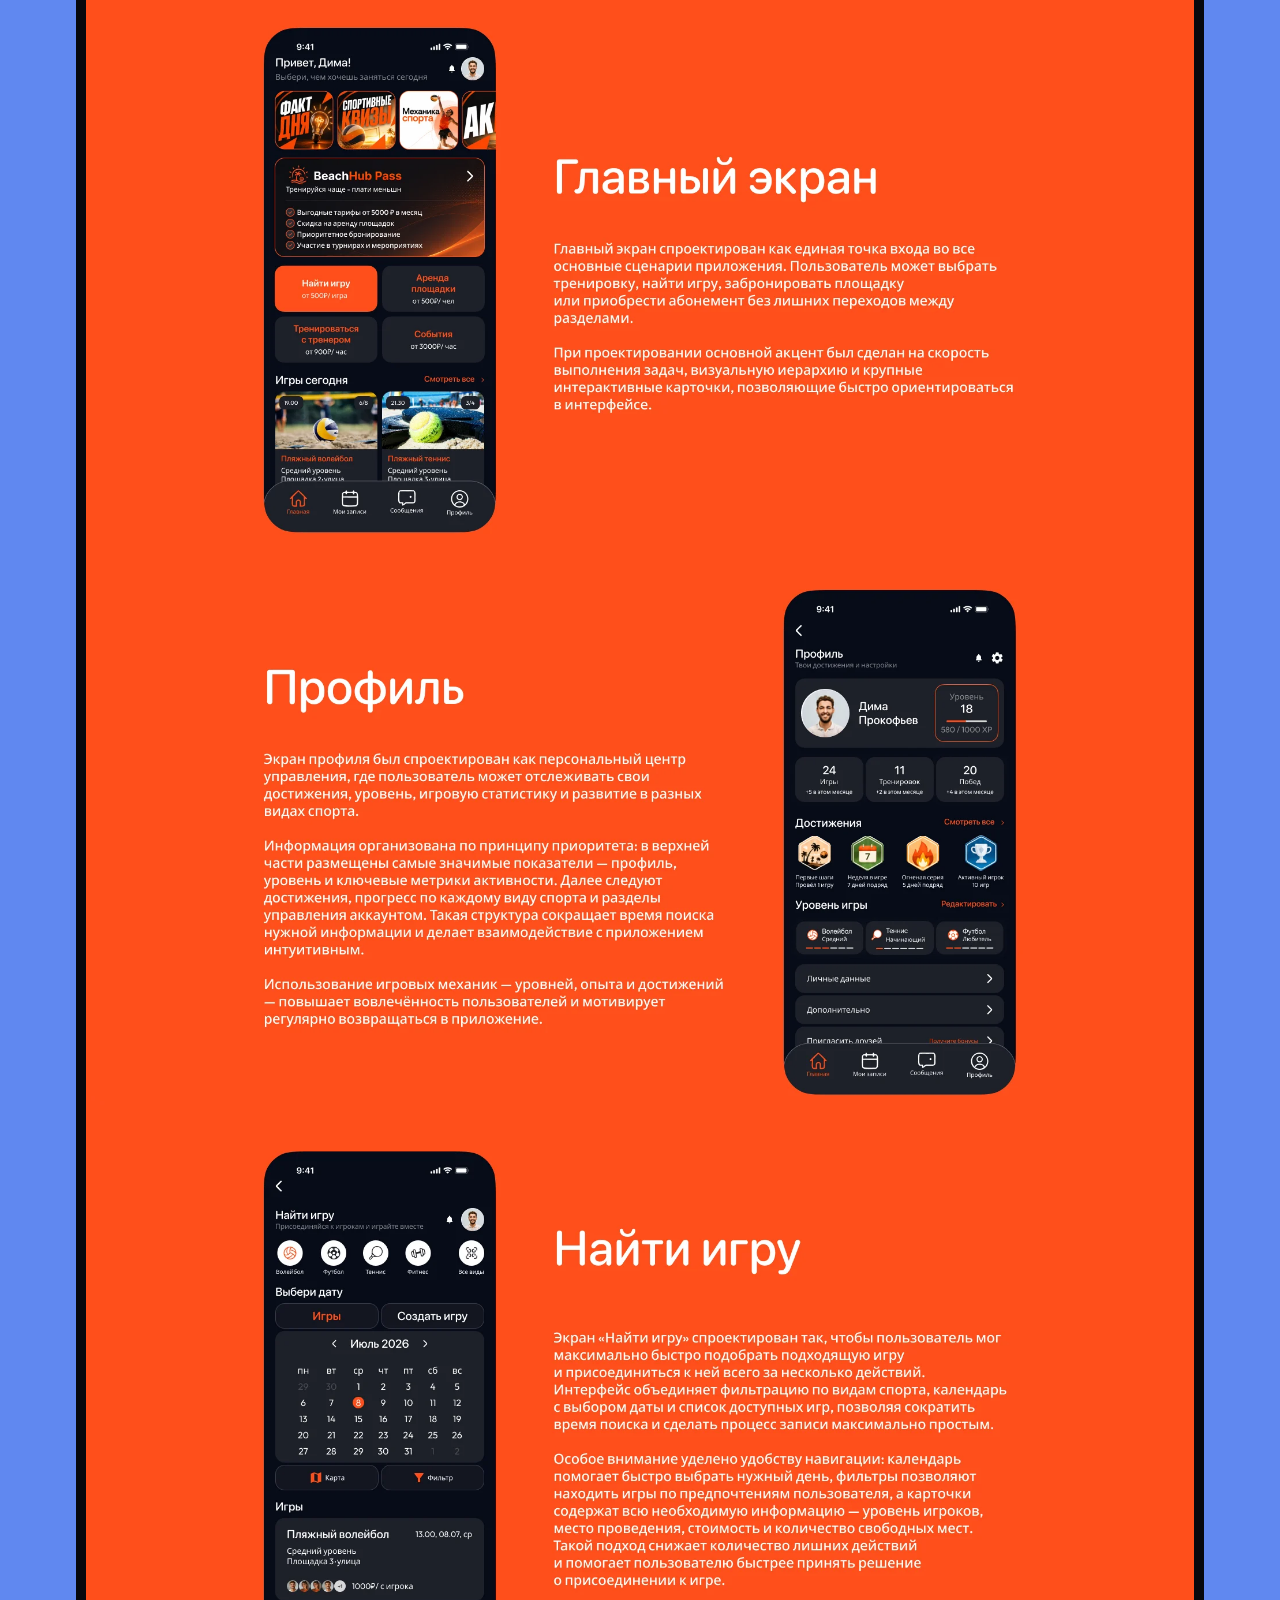
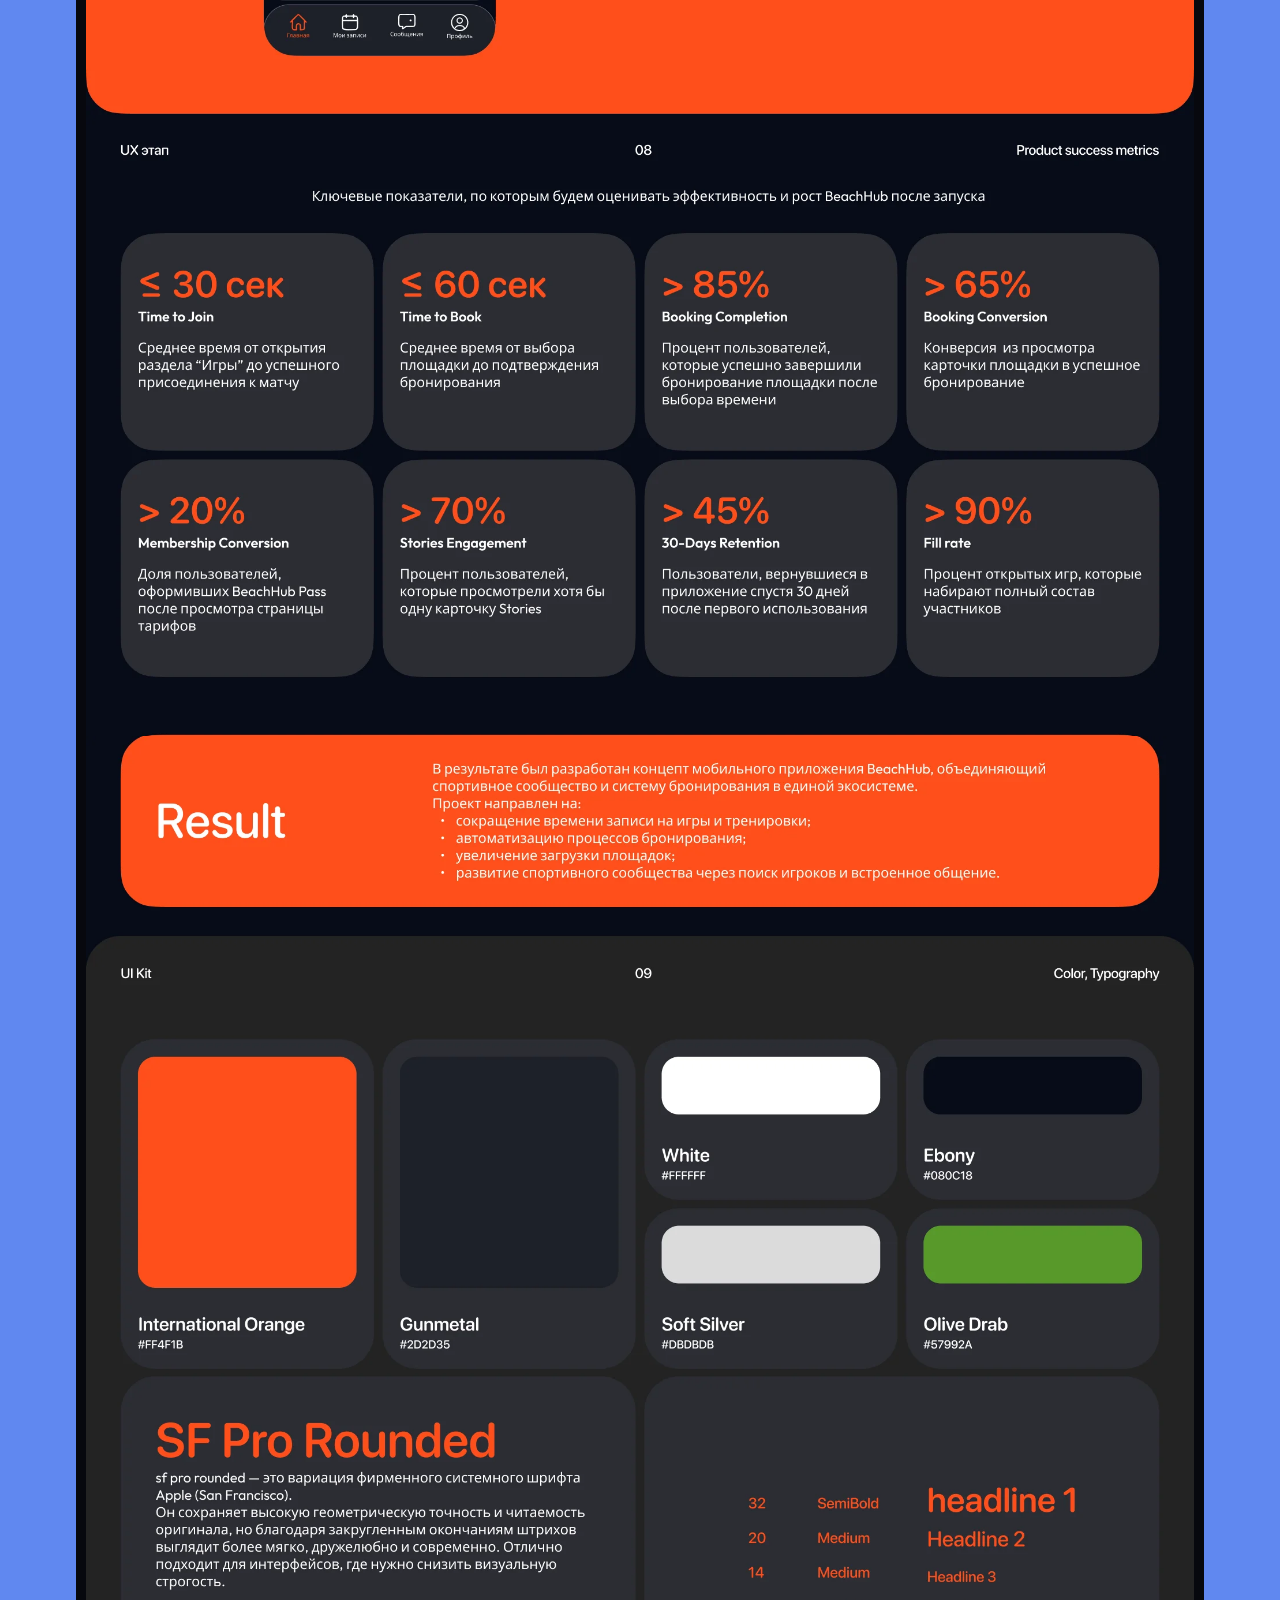
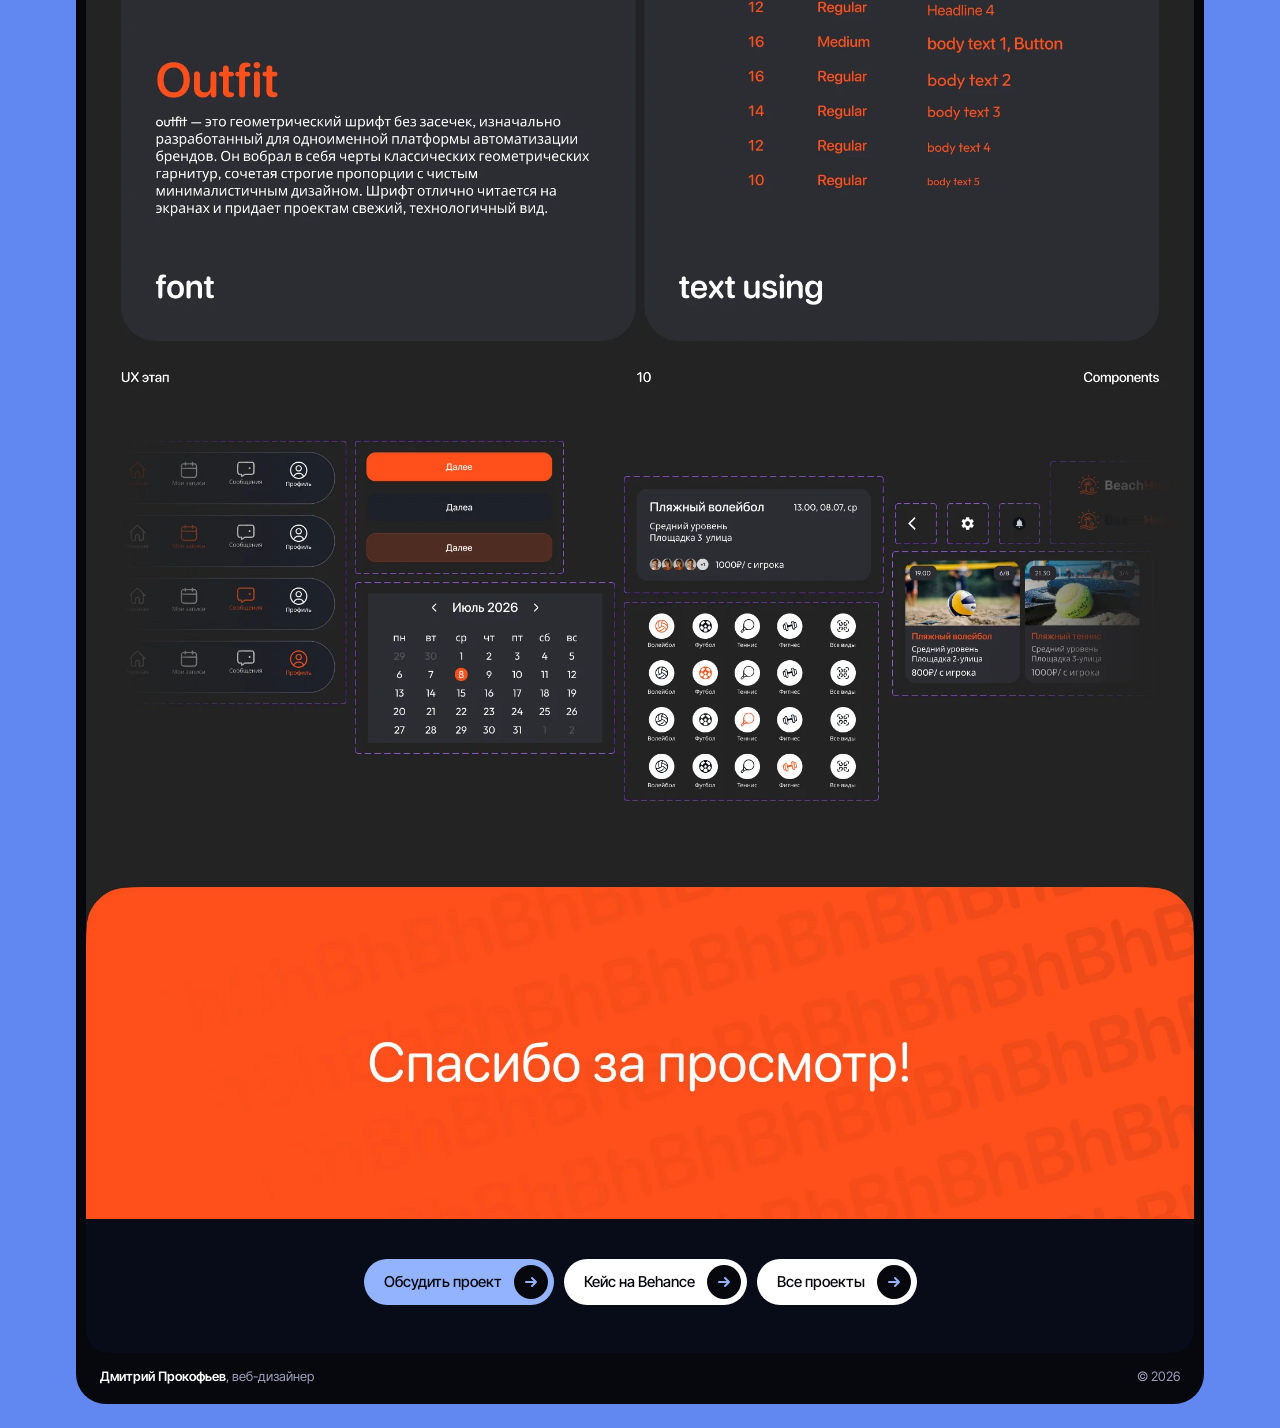
<file: cases/beachhub.html>
<!DOCTYPE html>
<html lang="ru">
<head>
<meta charset="utf-8">
<meta name="viewport" content="width=device-width, initial-scale=1, viewport-fit=cover">
<title>BeachHub: мобильное приложение | Дмитрий Прокофьев</title>
<meta name="description" content="BeachHub (Sports Booking Platform): UX/UI-дизайн мобильного приложения для бронирования, интерфейсы по гайдбуку. Кейс Дмитрия Прокофьева.">
<meta name="author" content="Дмитрий Прокофьев">
<meta name="robots" content="index,follow,max-image-preview:large,max-snippet:-1">
<link rel="canonical" href="https://prokof34-bit.github.io/MyPortfolio/cases/beachhub.html">
<meta name="theme-color" content="#6088f0">
<link rel="icon" href="../favicon.svg" type="image/svg+xml">
<link rel="icon" href="../favicon-32.png" sizes="32x32" type="image/png">
<link rel="icon" href="../favicon.ico" sizes="any">
<link rel="apple-touch-icon" href="../apple-touch-icon.png">
<link rel="manifest" href="../site.webmanifest">
<meta property="og:type" content="article">
<meta property="og:site_name" content="Дмитрий Прокофьев — портфолио">
<meta property="og:locale" content="ru_RU">
<meta property="og:title" content="BeachHub: мобильное приложение | Дмитрий Прокофьев">
<meta property="og:description" content="BeachHub (Sports Booking Platform): UX/UI-дизайн мобильного приложения для бронирования, интерфейсы по гайдбуку. Кейс Дмитрия Прокофьева.">
<meta property="og:url" content="https://prokof34-bit.github.io/MyPortfolio/cases/beachhub.html">
<meta property="og:image" content="https://prokof34-bit.github.io/MyPortfolio/og/beachhub.jpg">
<meta property="og:image:width" content="1200">
<meta property="og:image:height" content="630">
<meta property="og:image:alt" content="Обложка кейса: BeachHub: мобильное приложение">
<meta name="twitter:card" content="summary_large_image">
<meta name="twitter:title" content="BeachHub: мобильное приложение | Дмитрий Прокофьев">
<meta name="twitter:description" content="BeachHub (Sports Booking Platform): UX/UI-дизайн мобильного приложения для бронирования, интерфейсы по гайдбуку. Кейс Дмитрия Прокофьева.">
<meta name="twitter:image" content="https://prokof34-bit.github.io/MyPortfolio/og/beachhub.jpg">
<meta name="twitter:image:alt" content="Обложка кейса: BeachHub: мобильное приложение">
<script type="application/ld+json">{"@context":"https://schema.org","@graph":[{"@type":"CreativeWork","@id":"https://prokof34-bit.github.io/MyPortfolio/cases/beachhub.html#work","name":"BeachHub: мобильное приложение","description":"BeachHub (Sports Booking Platform): UX/UI-дизайн мобильного приложения для бронирования, интерфейсы по гайдбуку. Кейс Дмитрия Прокофьева.","url":"https://prokof34-bit.github.io/MyPortfolio/cases/beachhub.html","inLanguage":"ru-RU","image":"https://prokof34-bit.github.io/MyPortfolio/og/beachhub.jpg","thumbnailUrl":"https://prokof34-bit.github.io/MyPortfolio/og/beachhub.jpg","author":{"@id":"https://prokof34-bit.github.io/MyPortfolio/#person"},"creator":{"@id":"https://prokof34-bit.github.io/MyPortfolio/#person"},"isPartOf":{"@id":"https://prokof34-bit.github.io/MyPortfolio/#website"},"genre":"Веб-дизайн, UX/UI"},{"@type":"Person","@id":"https://prokof34-bit.github.io/MyPortfolio/#person","name":"Дмитрий Прокофьев","alternateName":"Dmitry Prokofiev","jobTitle":"Веб-дизайнер UX/UI","url":"https://prokof34-bit.github.io/MyPortfolio/","email":"mailto:Prokof24@mail.ru","sameAs":["https://t.me/Prokof24"],"address":{"@type":"PostalAddress","addressLocality":"Санкт-Петербург","addressCountry":"RU"},"knowsAbout":["веб-дизайн","UX/UI дизайн","лендинги","проектирование интерфейсов","прототипирование","информационная архитектура","продуктовая аналитика","Figma"],"knowsLanguage":["ru","en"]},{"@type":"BreadcrumbList","itemListElement":[{"@type":"ListItem","position":1,"name":"Главная","item":"https://prokof34-bit.github.io/MyPortfolio/"},{"@type":"ListItem","position":2,"name":"Проекты","item":"https://prokof34-bit.github.io/MyPortfolio/#projects"},{"@type":"ListItem","position":3,"name":"BeachHub: мобильное приложение","item":"https://prokof34-bit.github.io/MyPortfolio/cases/beachhub.html"}]}]}</script>
<link rel="preconnect" href="https://fonts.googleapis.com">
<link rel="preconnect" href="https://fonts.gstatic.com" crossorigin>
<link href="https://fonts.googleapis.com/css2?family=Inter+Tight:wght@400;500;600&family=Playfair+Display:ital,wght@1,500&display=swap" rel="stylesheet">
<link rel="stylesheet" href="../css/style.css">
</head><body class="case">
<div class="frame">
<header class="nav">
  <a class="brand" href="../index.html">Дмитрий Прокофьев</a>
  <ul id="menu"><li><a href="../index.html#projects">Проекты</a></li><li><a href="../index.html#about">Обо мне</a></li><li><a href="../index.html#contacts">Контакты</a></li></ul>
  <a class="nav-cta" href="https://t.me/Prokof24" target="_blank" rel="noopener">Написать</a>
  <button class="burger" type="button" aria-label="Меню" aria-expanded="false" aria-controls="menu"><i></i><i></i><i></i></button>
</header>
<h1 class="sr">Мобильное приложение BeachHub: кейс — Дмитрий Прокофьев</h1>
<p class="sr">BeachHub (Sports Booking Platform): UX/UI-дизайн мобильного приложения для бронирования, интерфейсы по гайдбуку. Кейс Дмитрия Прокофьева.</p>
<main class="cs"><div class="cs-top"><a class="back" href="../index.html#projects"><span class="go"><svg viewBox="0 0 16 16" aria-hidden="true"><path d="M3 8h10M9 4l4 4-4 4"/></svg></span>Все проекты</a></div><div class="stack"><img src="../img/beachhub/s01.webp" width="1920" height="1080" alt="BeachHub: слайд 1"><img src="../img/beachhub/s02.webp" width="1920" height="1014" alt="BeachHub: слайд 2" loading="lazy"><img src="../img/beachhub/s03.webp" width="1920" height="1411" alt="BeachHub: слайд 3" loading="lazy"><img src="../img/beachhub/s04.webp" width="1920" height="1156" alt="BeachHub: слайд 4" loading="lazy"><img src="../img/beachhub/s05.webp" width="1920" height="1535" alt="BeachHub: слайд 5" loading="lazy"><img src="../img/beachhub/s06.webp" width="1920" height="1598" alt="BeachHub: слайд 6" loading="lazy"><img src="../img/beachhub/s07.webp" width="1920" height="1004" alt="BeachHub: слайд 7" loading="lazy"><img src="../img/beachhub/s08.webp" width="1920" height="1484" alt="BeachHub: слайд 8" loading="lazy"><img src="../img/beachhub/s09.webp" width="1920" height="1518" alt="BeachHub: слайд 9" loading="lazy"><img src="../img/beachhub/s10.webp" width="1920" height="1582" alt="BeachHub: слайд 10" loading="lazy"><img src="../img/beachhub/s11.webp" width="1920" height="2127" alt="BeachHub: слайд 11" loading="lazy"><img src="../img/beachhub/s12.webp" width="1920" height="1074" alt="BeachHub: слайд 12" loading="lazy"><img src="../img/beachhub/s13.webp" width="1920" height="1079" alt="BeachHub: слайд 13" loading="lazy"><img src="../img/beachhub/s14.webp" width="1920" height="1099" alt="BeachHub: слайд 14" loading="lazy"><img src="../img/beachhub/s15.webp" width="1920" height="1044" alt="BeachHub: слайд 15" loading="lazy"><img src="../img/beachhub/s16.webp" width="1920" height="1469" alt="BeachHub: слайд 16" loading="lazy"></div><div class="cs-btns"><a class="pill p" href="../index.html#contacts">Обсудить проект <span class="dot"><svg viewBox="0 0 16 16" aria-hidden="true"><path d="M3 8h10M9 4l4 4-4 4"/></svg></span></a><a class="pill" href="https://www.behance.net/gallery/252850357/BeachHub" target="_blank" rel="noopener">Кейс на Behance <span class="dot"><svg viewBox="0 0 16 16" aria-hidden="true"><path d="M3 8h10M9 4l4 4-4 4"/></svg></span></a><a class="pill" href="../index.html#projects">Все проекты <span class="dot"><svg viewBox="0 0 16 16" aria-hidden="true"><path d="M3 8h10M9 4l4 4-4 4"/></svg></span></a></div></main>
<footer class="foot">
  <span><b>Дмитрий Прокофьев</b>, веб-дизайнер</span>
  <span>© 2026</span>
</footer>
</div>
<a class="fab fab-back" href="../index.html#projects" aria-label="Все проекты" title="Все проекты"><svg viewBox="0 0 16 16" aria-hidden="true"><path d="M13 8H3M7 4L3 8l4 4"/></svg></a>
<button class="fab fab-top" type="button" aria-label="Наверх" title="Наверх"><svg viewBox="0 0 16 16" aria-hidden="true"><path d="M8 13V3M4 7l4-4 4 4"/></svg></button>
<script src="../js/main.js" defer></script>
</body>
</html>
</file>
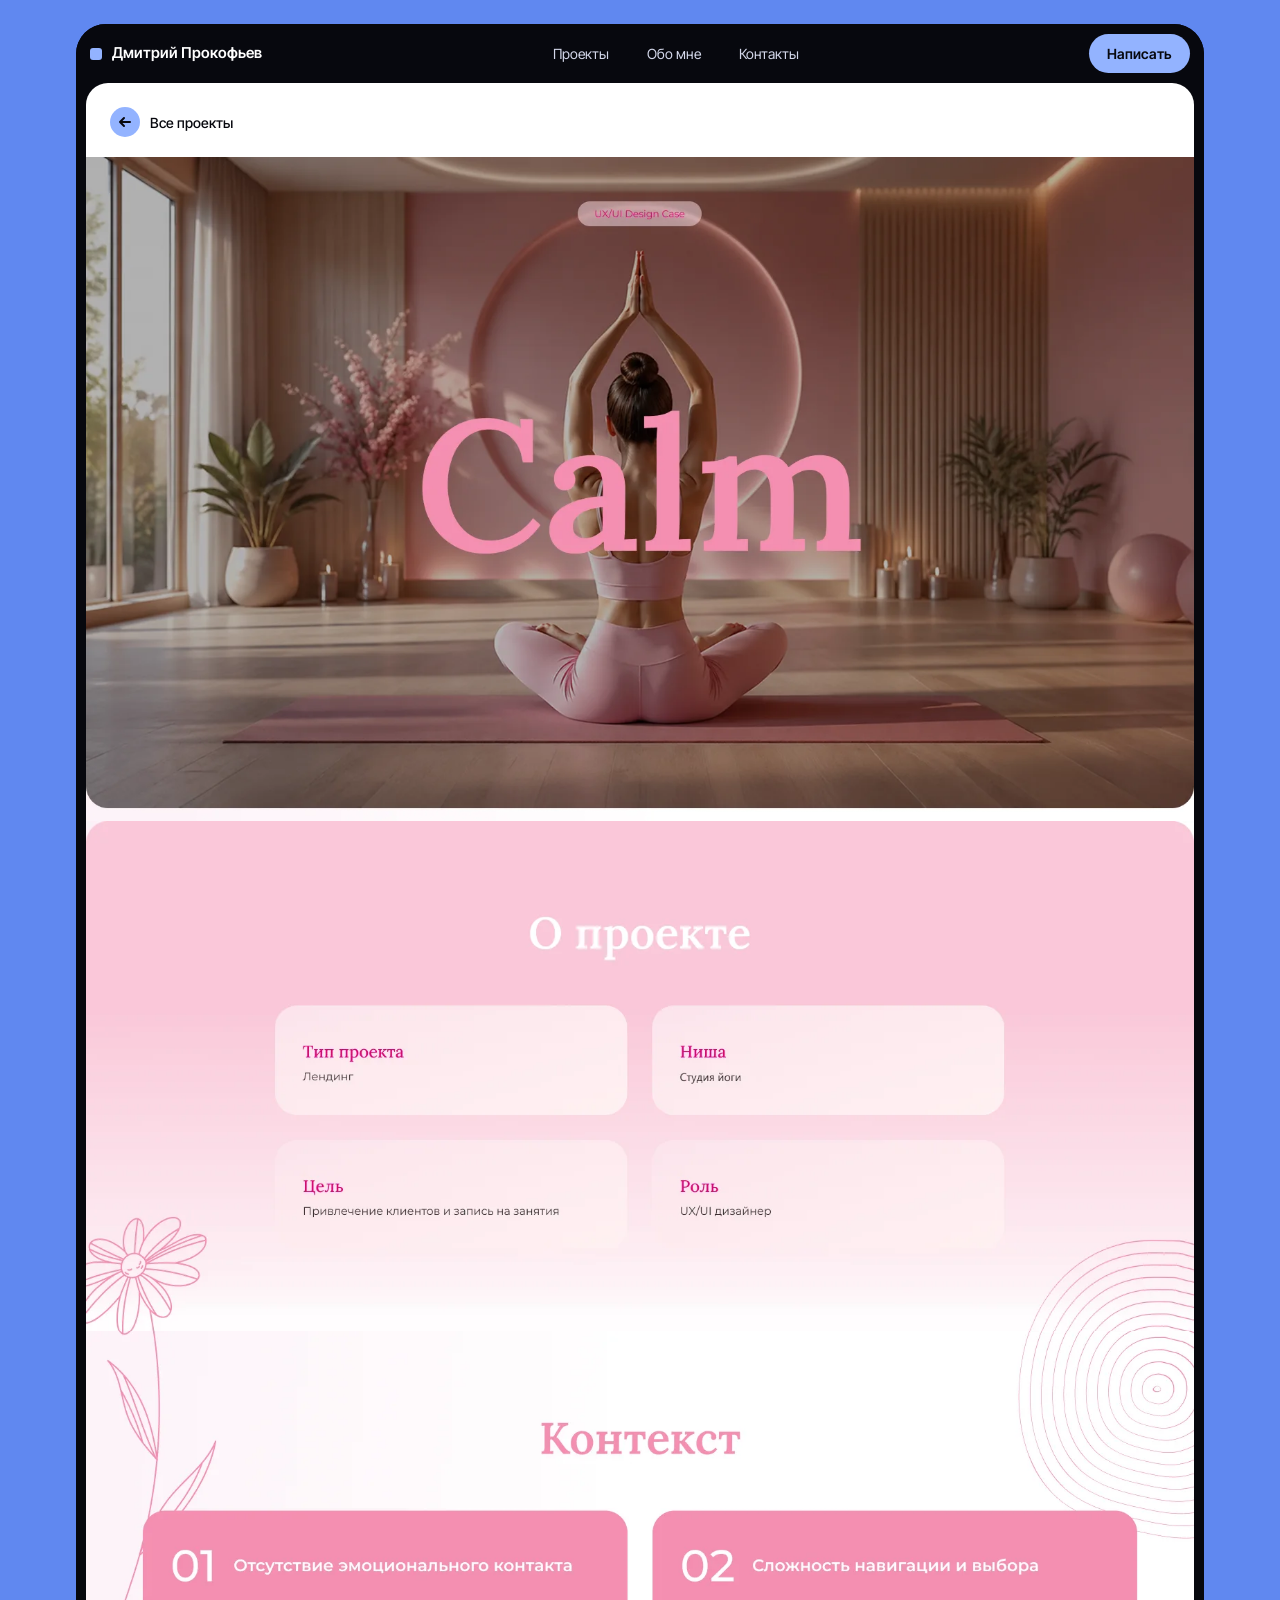
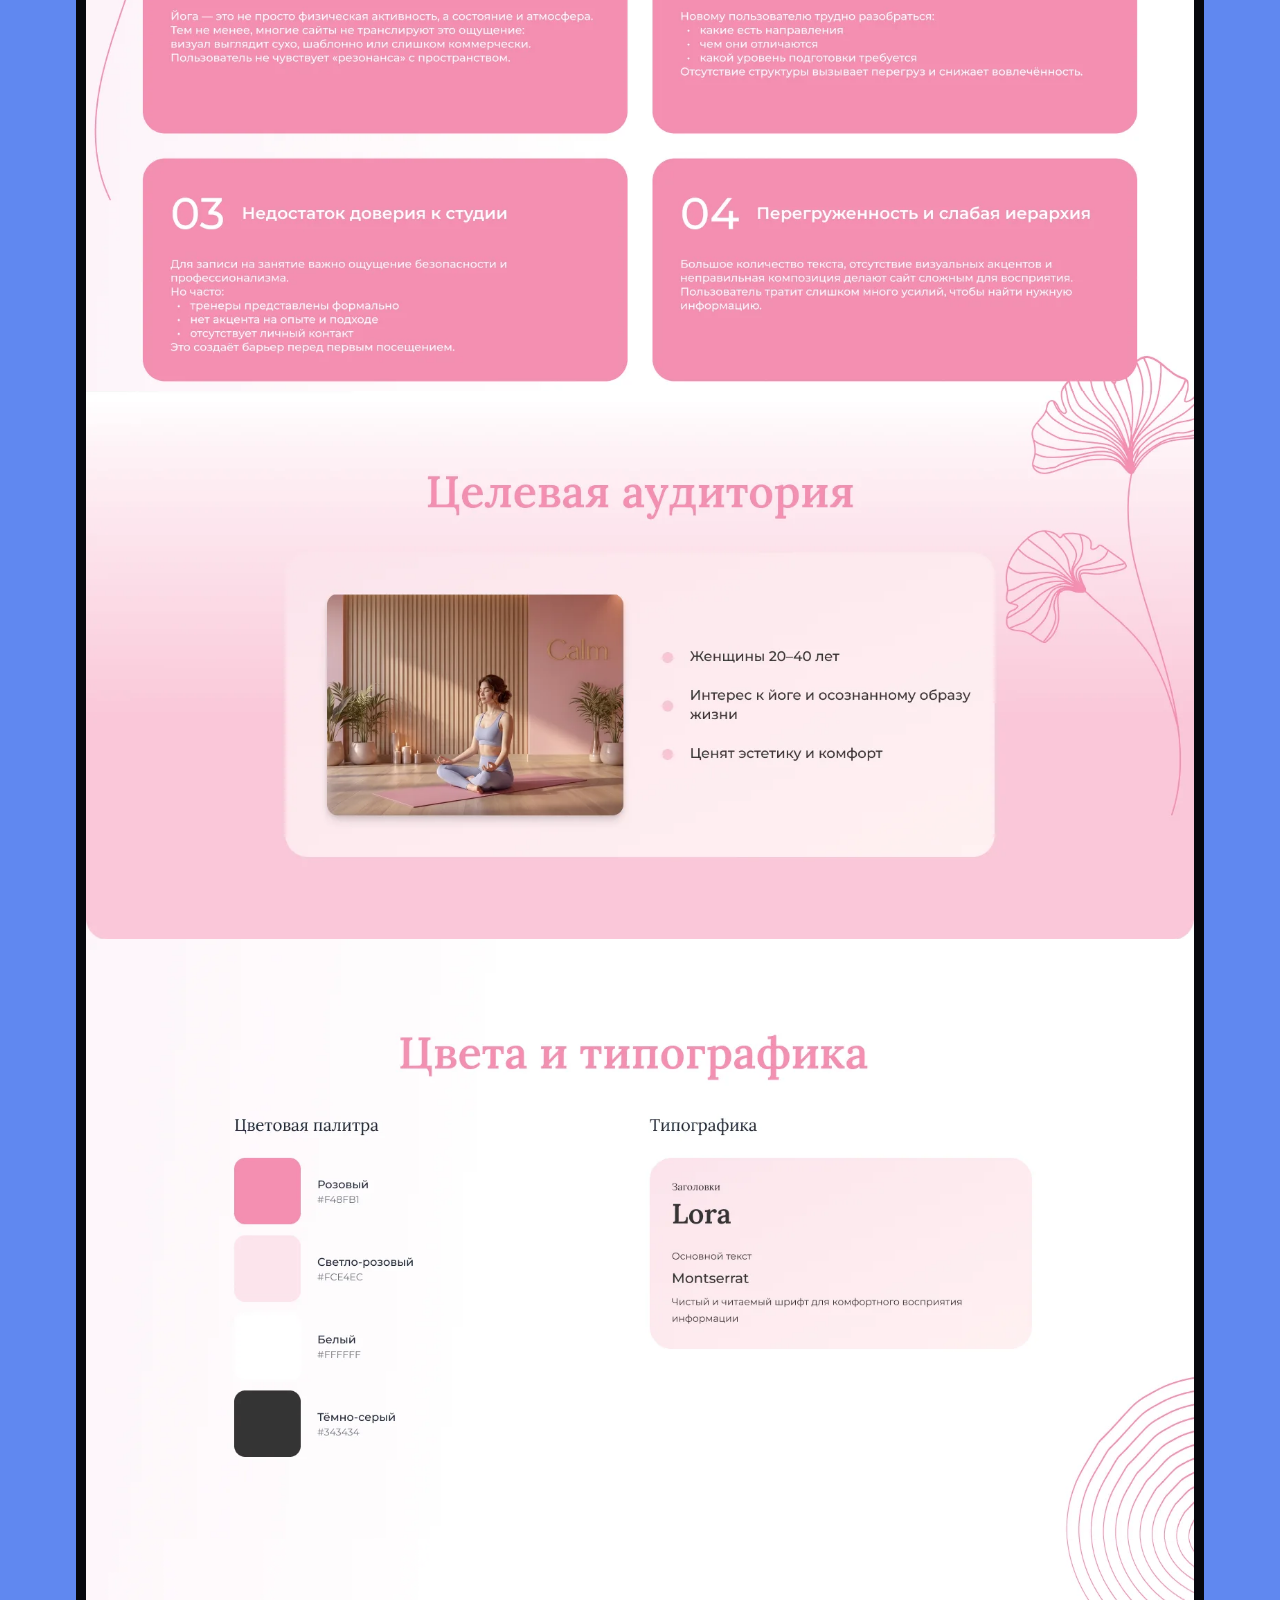
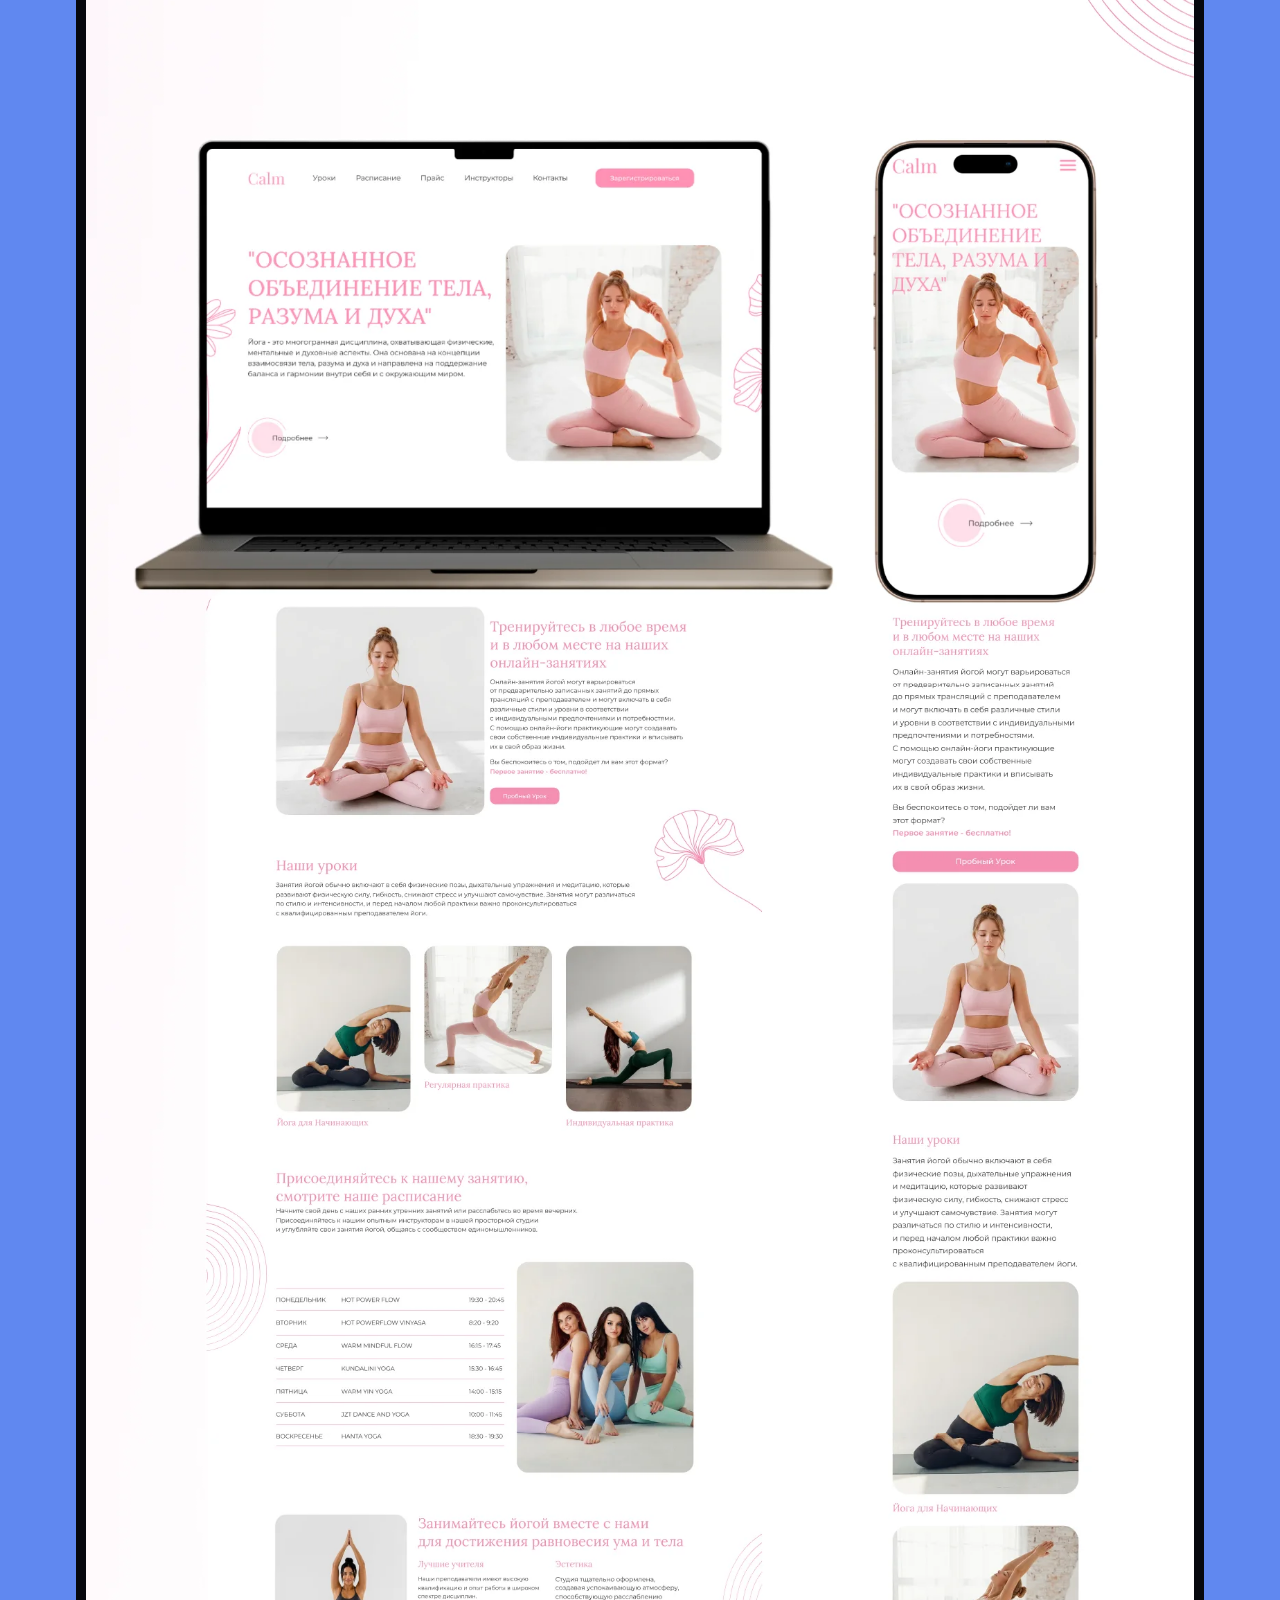
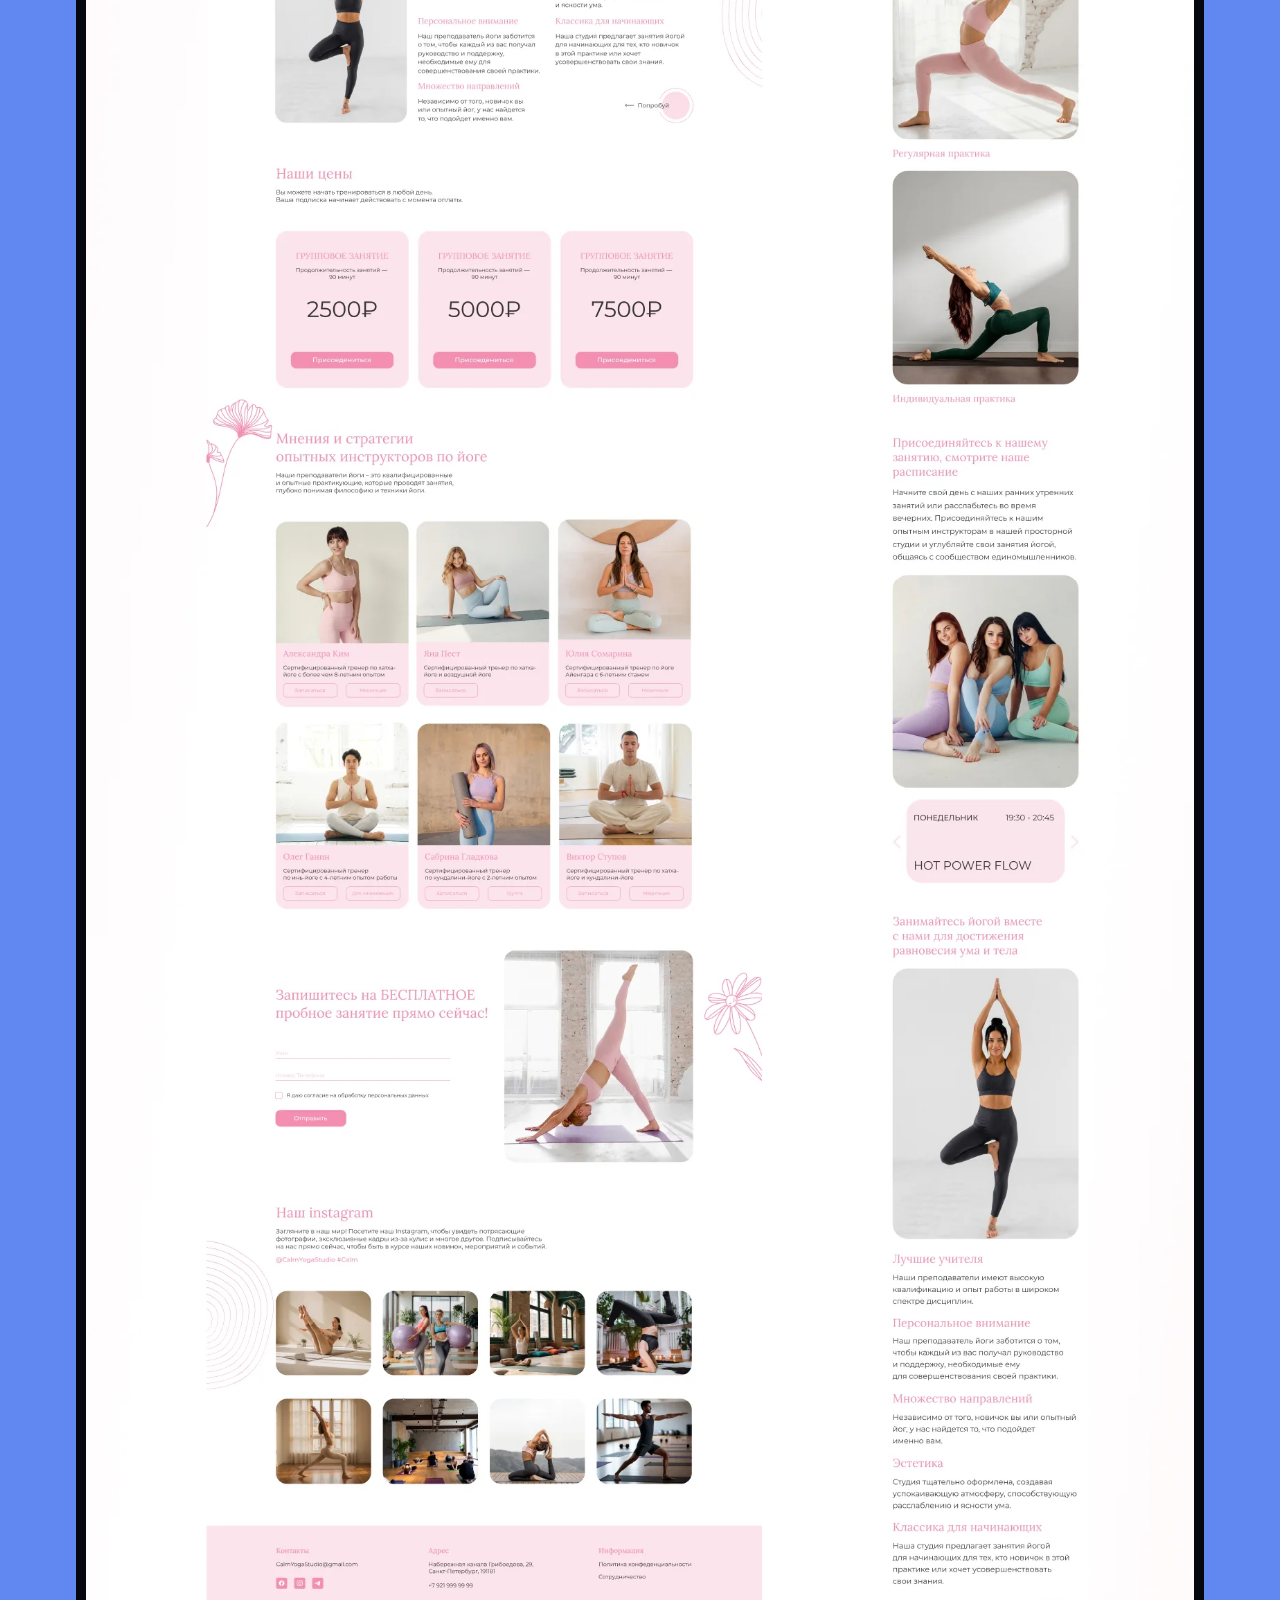
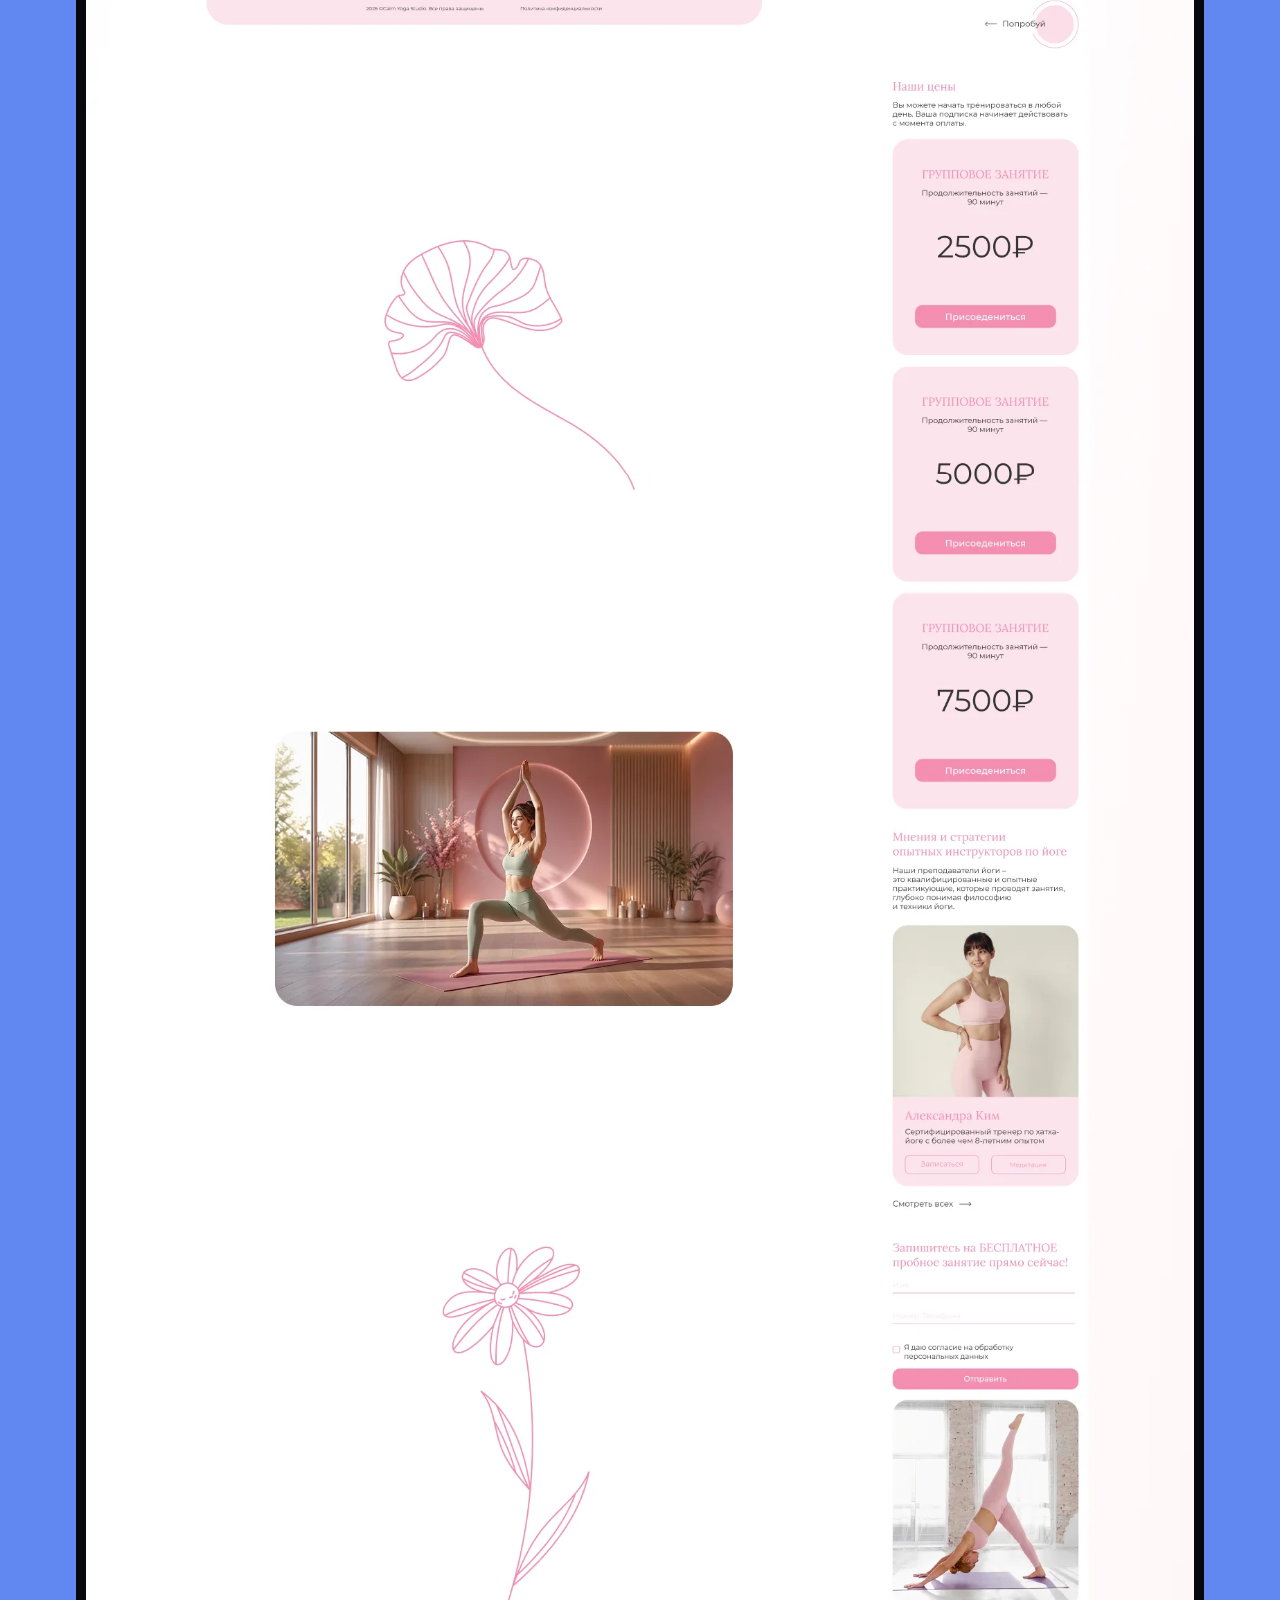
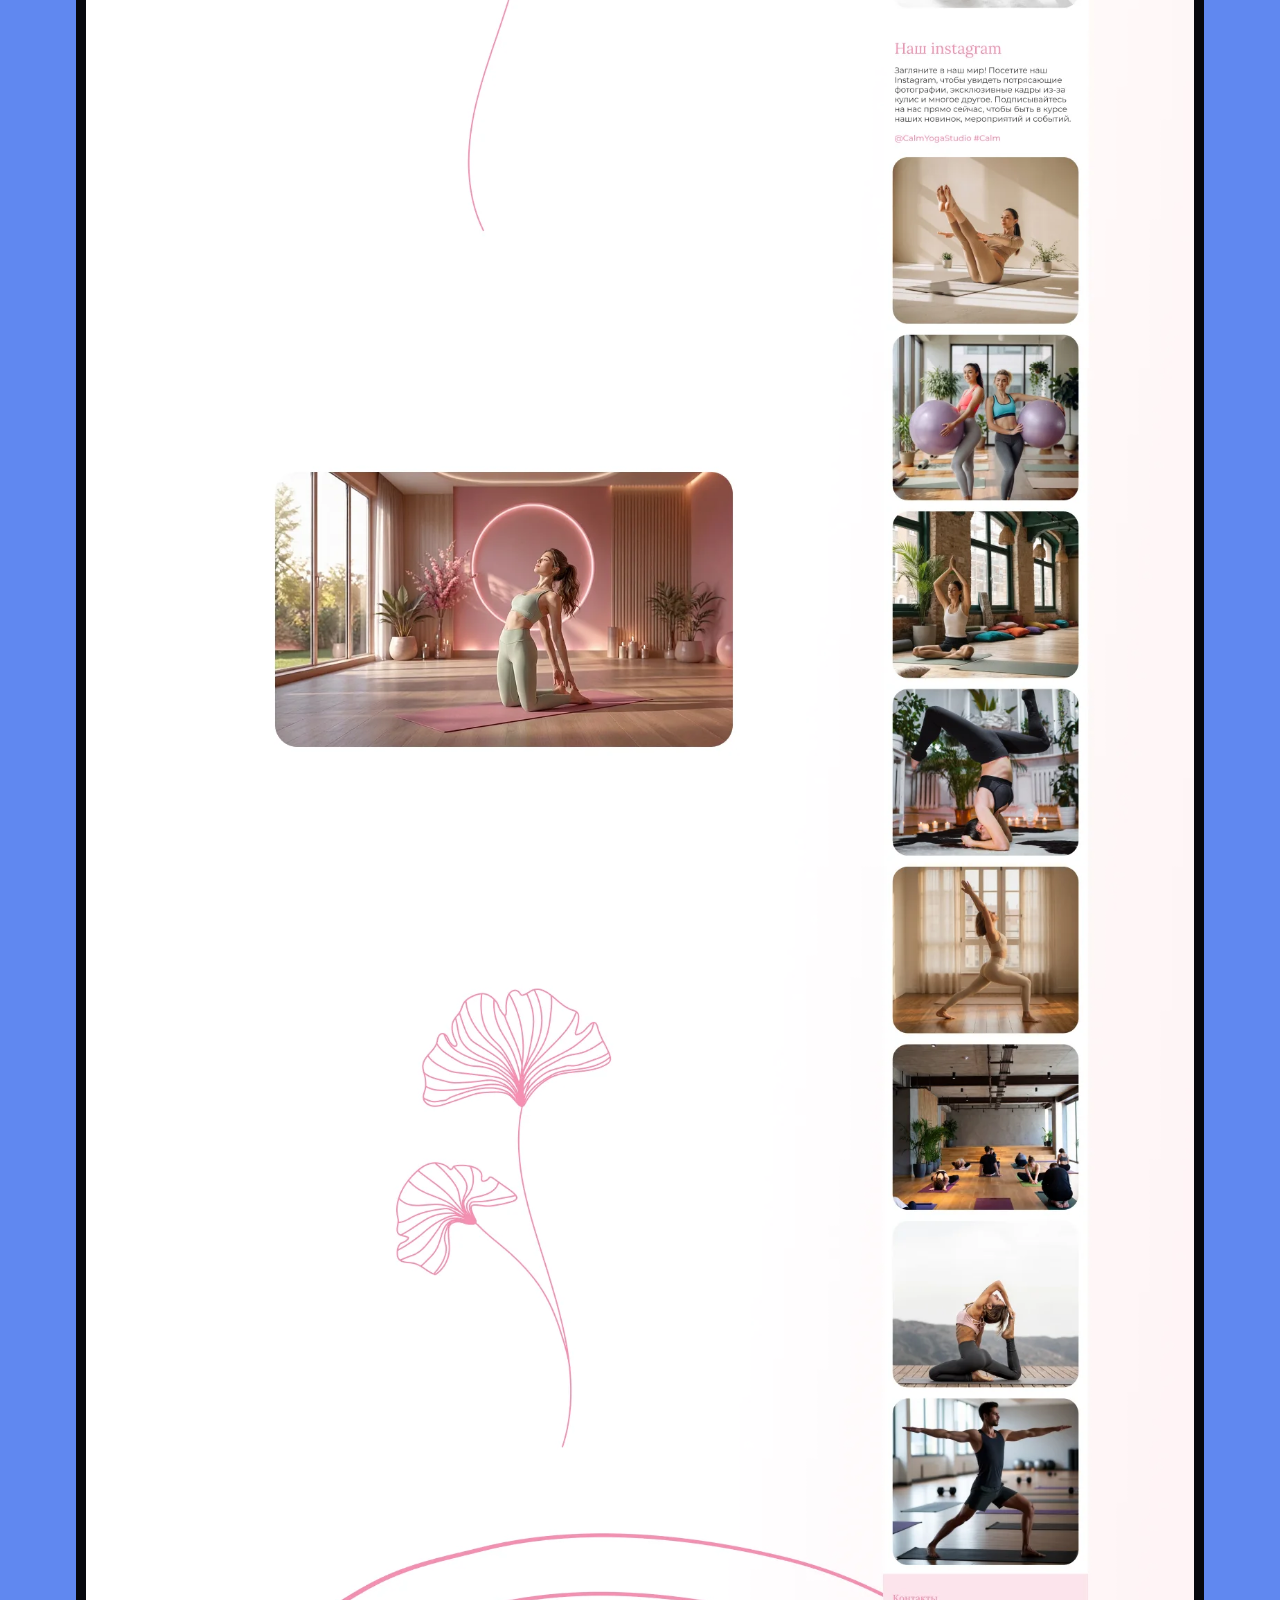
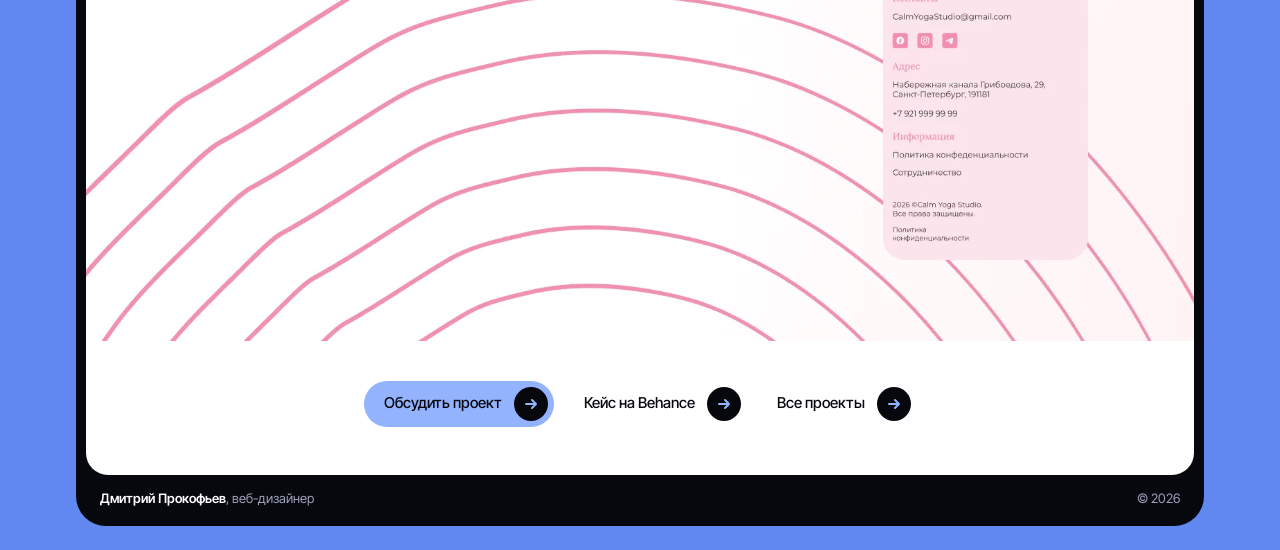
<file: cases/calm.html>
<!DOCTYPE html>
<html lang="ru">
<head>
<meta charset="utf-8">
<meta name="viewport" content="width=device-width, initial-scale=1, viewport-fit=cover">
<title>Calm: сайт студии йоги | Дмитрий Прокофьев</title>
<meta name="description" content="Сайт студии йоги Calm: веб-дизайн, композиция и типографика. Кейс веб-дизайнера Дмитрия Прокофьева.">
<meta name="author" content="Дмитрий Прокофьев">
<meta name="robots" content="index,follow,max-image-preview:large,max-snippet:-1">
<link rel="canonical" href="https://prokof34-bit.github.io/MyPortfolio/cases/calm.html">
<meta name="theme-color" content="#6088f0">
<link rel="icon" href="../favicon.svg" type="image/svg+xml">
<link rel="icon" href="../favicon-32.png" sizes="32x32" type="image/png">
<link rel="icon" href="../favicon.ico" sizes="any">
<link rel="apple-touch-icon" href="../apple-touch-icon.png">
<link rel="manifest" href="../site.webmanifest">
<meta property="og:type" content="article">
<meta property="og:site_name" content="Дмитрий Прокофьев — портфолио">
<meta property="og:locale" content="ru_RU">
<meta property="og:title" content="Calm: сайт студии йоги | Дмитрий Прокофьев">
<meta property="og:description" content="Сайт студии йоги Calm: веб-дизайн, композиция и типографика. Кейс веб-дизайнера Дмитрия Прокофьева.">
<meta property="og:url" content="https://prokof34-bit.github.io/MyPortfolio/cases/calm.html">
<meta property="og:image" content="https://prokof34-bit.github.io/MyPortfolio/og/calm.jpg">
<meta property="og:image:width" content="1200">
<meta property="og:image:height" content="630">
<meta property="og:image:alt" content="Обложка кейса: Calm: сайт студии йоги">
<meta name="twitter:card" content="summary_large_image">
<meta name="twitter:title" content="Calm: сайт студии йоги | Дмитрий Прокофьев">
<meta name="twitter:description" content="Сайт студии йоги Calm: веб-дизайн, композиция и типографика. Кейс веб-дизайнера Дмитрия Прокофьева.">
<meta name="twitter:image" content="https://prokof34-bit.github.io/MyPortfolio/og/calm.jpg">
<meta name="twitter:image:alt" content="Обложка кейса: Calm: сайт студии йоги">
<script type="application/ld+json">{"@context":"https://schema.org","@graph":[{"@type":"CreativeWork","@id":"https://prokof34-bit.github.io/MyPortfolio/cases/calm.html#work","name":"Calm: сайт студии йоги","description":"Сайт студии йоги Calm: веб-дизайн, композиция и типографика. Кейс веб-дизайнера Дмитрия Прокофьева.","url":"https://prokof34-bit.github.io/MyPortfolio/cases/calm.html","inLanguage":"ru-RU","image":"https://prokof34-bit.github.io/MyPortfolio/og/calm.jpg","thumbnailUrl":"https://prokof34-bit.github.io/MyPortfolio/og/calm.jpg","author":{"@id":"https://prokof34-bit.github.io/MyPortfolio/#person"},"creator":{"@id":"https://prokof34-bit.github.io/MyPortfolio/#person"},"isPartOf":{"@id":"https://prokof34-bit.github.io/MyPortfolio/#website"},"genre":"Веб-дизайн, UX/UI"},{"@type":"Person","@id":"https://prokof34-bit.github.io/MyPortfolio/#person","name":"Дмитрий Прокофьев","alternateName":"Dmitry Prokofiev","jobTitle":"Веб-дизайнер UX/UI","url":"https://prokof34-bit.github.io/MyPortfolio/","email":"mailto:Prokof24@mail.ru","sameAs":["https://t.me/Prokof24"],"address":{"@type":"PostalAddress","addressLocality":"Санкт-Петербург","addressCountry":"RU"},"knowsAbout":["веб-дизайн","UX/UI дизайн","лендинги","проектирование интерфейсов","прототипирование","информационная архитектура","продуктовая аналитика","Figma"],"knowsLanguage":["ru","en"]},{"@type":"BreadcrumbList","itemListElement":[{"@type":"ListItem","position":1,"name":"Главная","item":"https://prokof34-bit.github.io/MyPortfolio/"},{"@type":"ListItem","position":2,"name":"Проекты","item":"https://prokof34-bit.github.io/MyPortfolio/#projects"},{"@type":"ListItem","position":3,"name":"Calm: сайт студии йоги","item":"https://prokof34-bit.github.io/MyPortfolio/cases/calm.html"}]}]}</script>
<link rel="preconnect" href="https://fonts.googleapis.com">
<link rel="preconnect" href="https://fonts.gstatic.com" crossorigin>
<link href="https://fonts.googleapis.com/css2?family=Inter+Tight:wght@400;500;600&family=Playfair+Display:ital,wght@1,500&display=swap" rel="stylesheet">
<link rel="stylesheet" href="../css/style.css">
</head><body class="case">
<div class="frame">
<header class="nav">
  <a class="brand" href="../index.html">Дмитрий Прокофьев</a>
  <ul id="menu"><li><a href="../index.html#projects">Проекты</a></li><li><a href="../index.html#about">Обо мне</a></li><li><a href="../index.html#contacts">Контакты</a></li></ul>
  <a class="nav-cta" href="https://t.me/Prokof24" target="_blank" rel="noopener">Написать</a>
  <button class="burger" type="button" aria-label="Меню" aria-expanded="false" aria-controls="menu"><i></i><i></i><i></i></button>
</header>
<h1 class="sr">Сайт студии йоги Calm: кейс — Дмитрий Прокофьев</h1>
<p class="sr">Сайт студии йоги Calm: веб-дизайн, композиция и типографика. Кейс веб-дизайнера Дмитрия Прокофьева.</p>
<main class="cs light" style="background:#ffffff"><div class="cs-top"><a class="back" href="../index.html#projects"><span class="go"><svg viewBox="0 0 16 16" aria-hidden="true"><path d="M3 8h10M9 4l4 4-4 4"/></svg></span>Все проекты</a></div><div class="stack"><img src="../img/calm/01.webp" width="1600" height="961" alt="Calm: экран 1"><img src="../img/calm/02.webp" width="1600" height="737" alt="Calm: экран 2" loading="lazy"><img src="../img/calm/03.webp" width="1600" height="955" alt="Calm: экран 3" loading="lazy"><img src="../img/calm/04.webp" width="1600" height="793" alt="Calm: экран 4" loading="lazy"><img src="../img/calm/05.webp" width="1600" height="868" alt="Calm: экран 5" loading="lazy"><img src="../img/calm/06.webp" width="1600" height="1080" alt="Calm: экран 6" loading="lazy"><img src="../img/calm/07.webp" width="1600" height="1080" alt="Calm: экран 7" loading="lazy"><img src="../img/calm/08.webp" width="1600" height="1080" alt="Calm: экран 8" loading="lazy"><img src="../img/calm/09.webp" width="1600" height="1080" alt="Calm: экран 9" loading="lazy"><img src="../img/calm/10.webp" width="1600" height="1080" alt="Calm: экран 10" loading="lazy"><img src="../img/calm/11.webp" width="1600" height="1080" alt="Calm: экран 11" loading="lazy"><img src="../img/calm/12.webp" width="1600" height="1080" alt="Calm: экран 12" loading="lazy"><img src="../img/calm/13.webp" width="1600" height="1080" alt="Calm: экран 13" loading="lazy"><img src="../img/calm/14.webp" width="1600" height="1193" alt="Calm: экран 14" loading="lazy"></div><div class="cs-btns"><a class="pill p" href="../index.html#contacts">Обсудить проект <span class="dot"><svg viewBox="0 0 16 16" aria-hidden="true"><path d="M3 8h10M9 4l4 4-4 4"/></svg></span></a><a class="pill" href="https://www.behance.net/gallery/257417027/Calm" target="_blank" rel="noopener">Кейс на Behance <span class="dot"><svg viewBox="0 0 16 16" aria-hidden="true"><path d="M3 8h10M9 4l4 4-4 4"/></svg></span></a><a class="pill" href="../index.html#projects">Все проекты <span class="dot"><svg viewBox="0 0 16 16" aria-hidden="true"><path d="M3 8h10M9 4l4 4-4 4"/></svg></span></a></div></main>
<footer class="foot">
  <span><b>Дмитрий Прокофьев</b>, веб-дизайнер</span>
  <span>© 2026</span>
</footer>
</div>
<a class="fab fab-back" href="../index.html#projects" aria-label="Все проекты" title="Все проекты"><svg viewBox="0 0 16 16" aria-hidden="true"><path d="M13 8H3M7 4L3 8l4 4"/></svg></a>
<button class="fab fab-top" type="button" aria-label="Наверх" title="Наверх"><svg viewBox="0 0 16 16" aria-hidden="true"><path d="M8 13V3M4 7l4-4 4 4"/></svg></button>
<script src="../js/main.js" defer></script>
</body>
</html>
</file>
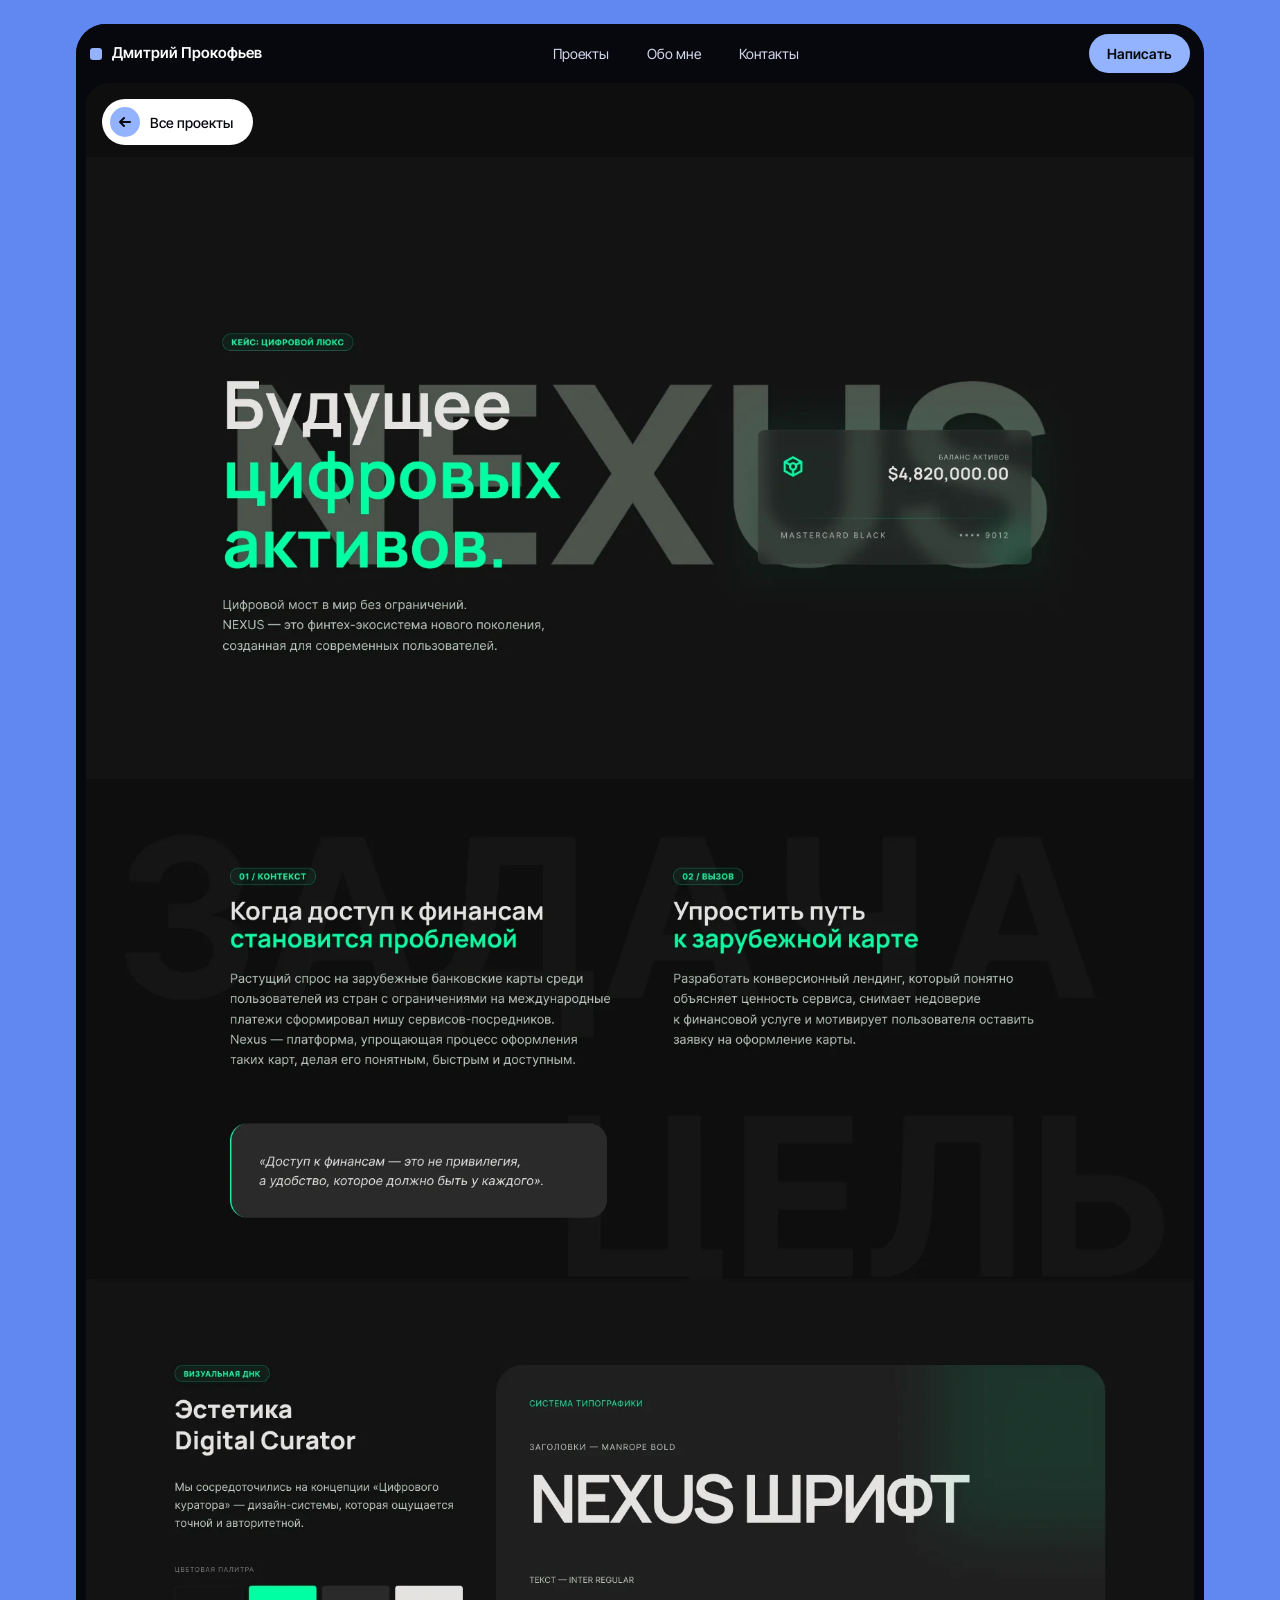
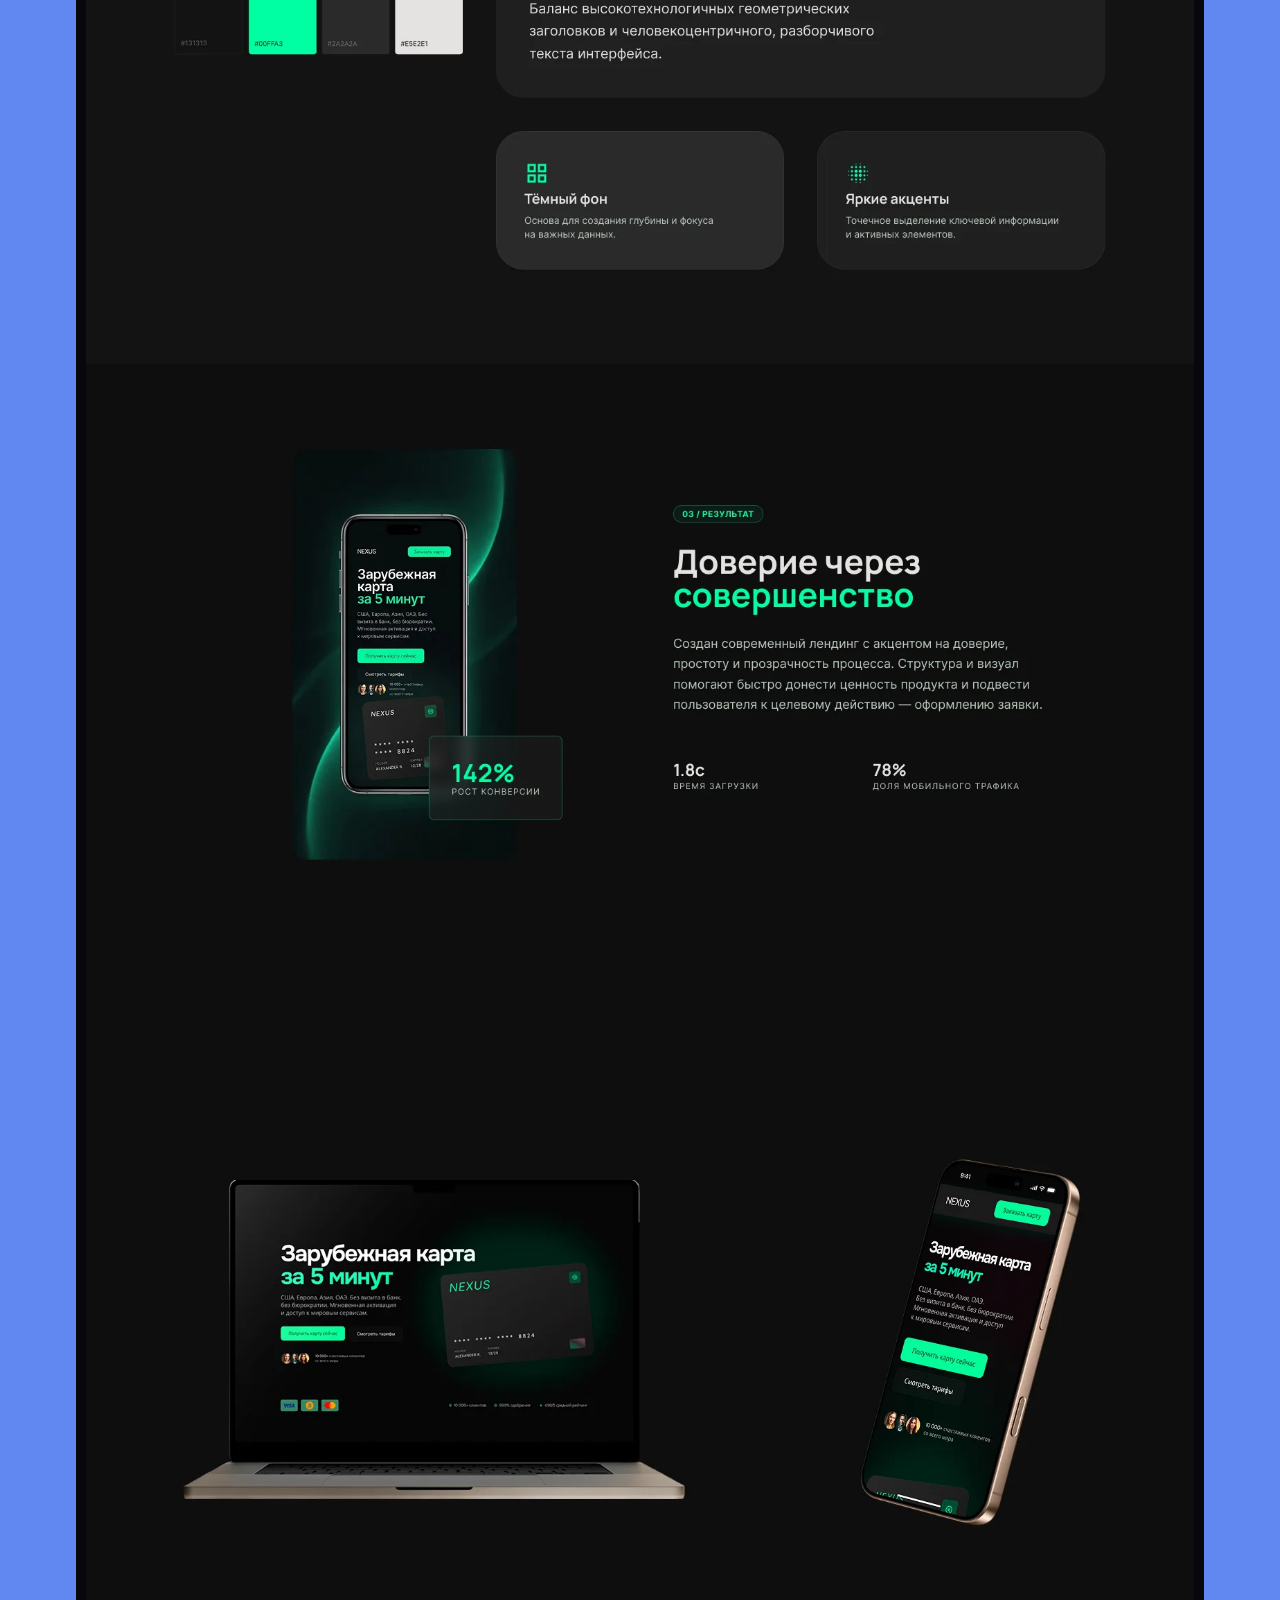
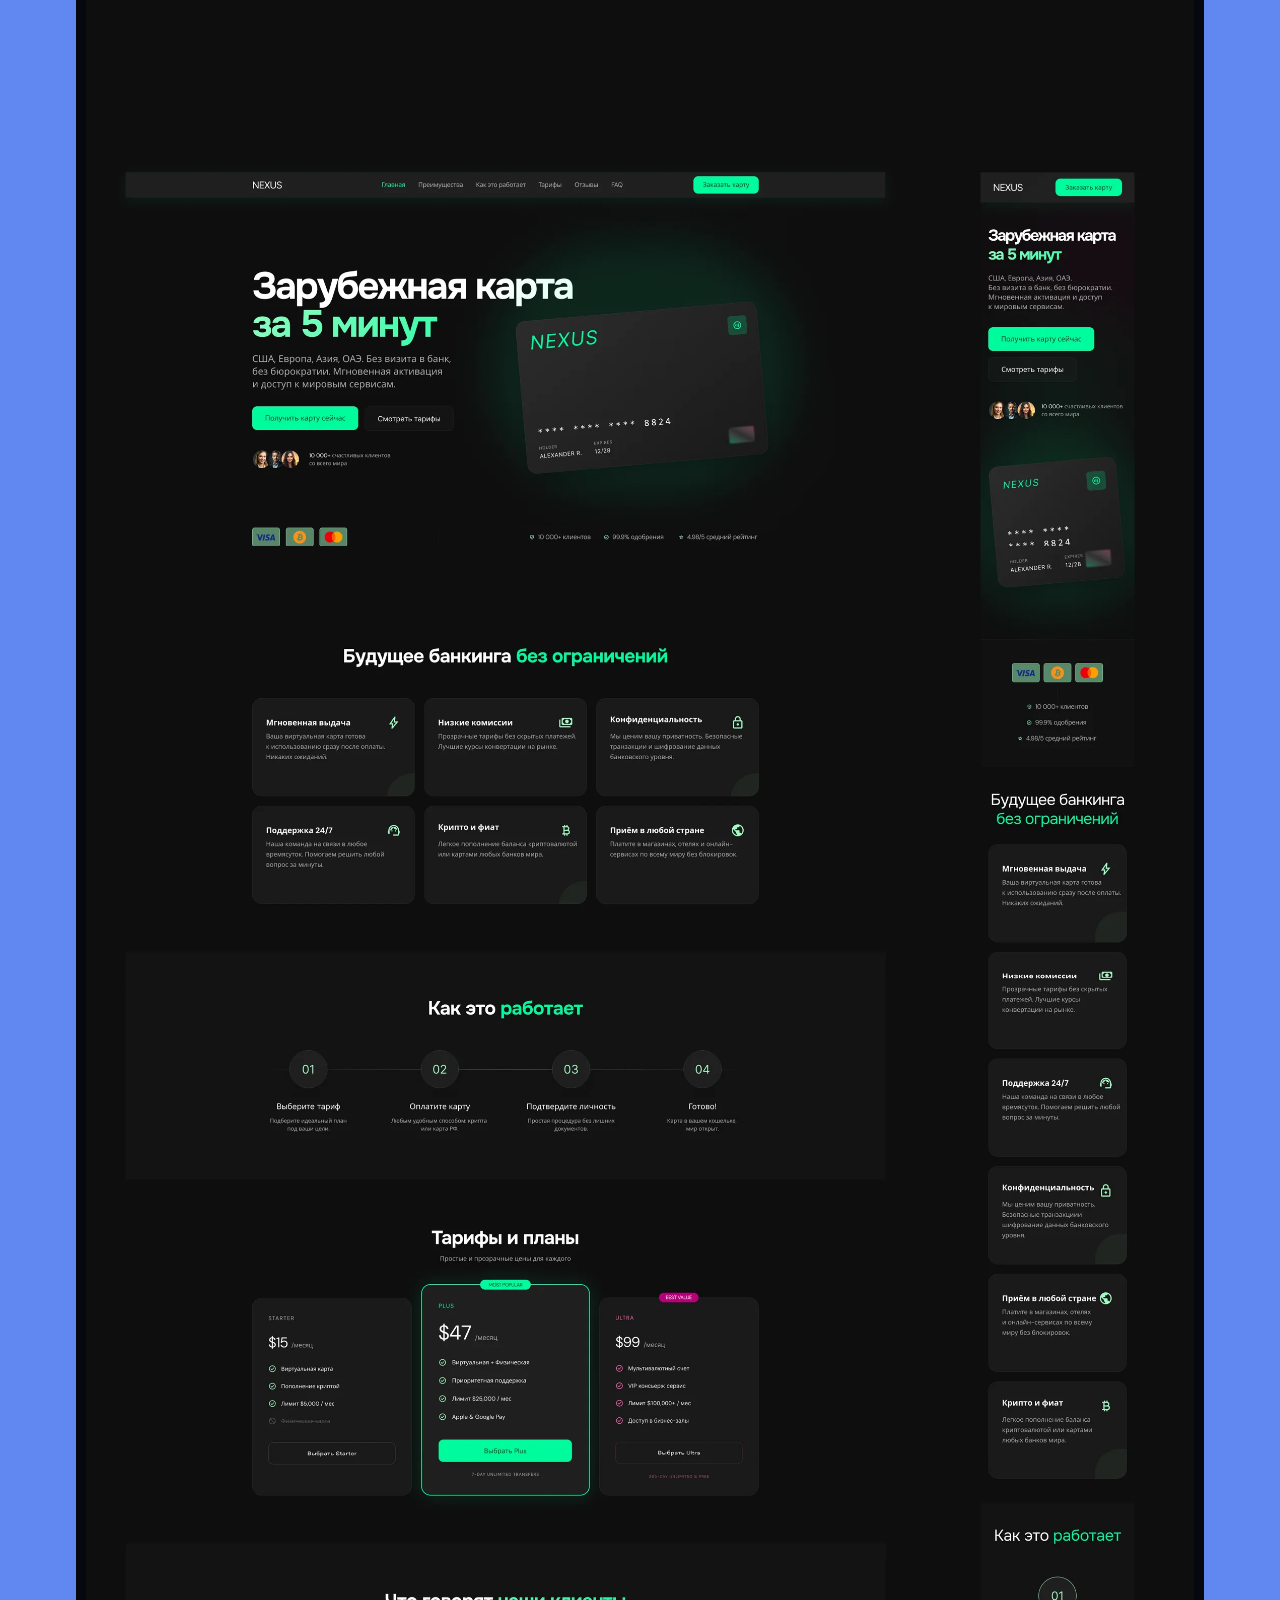
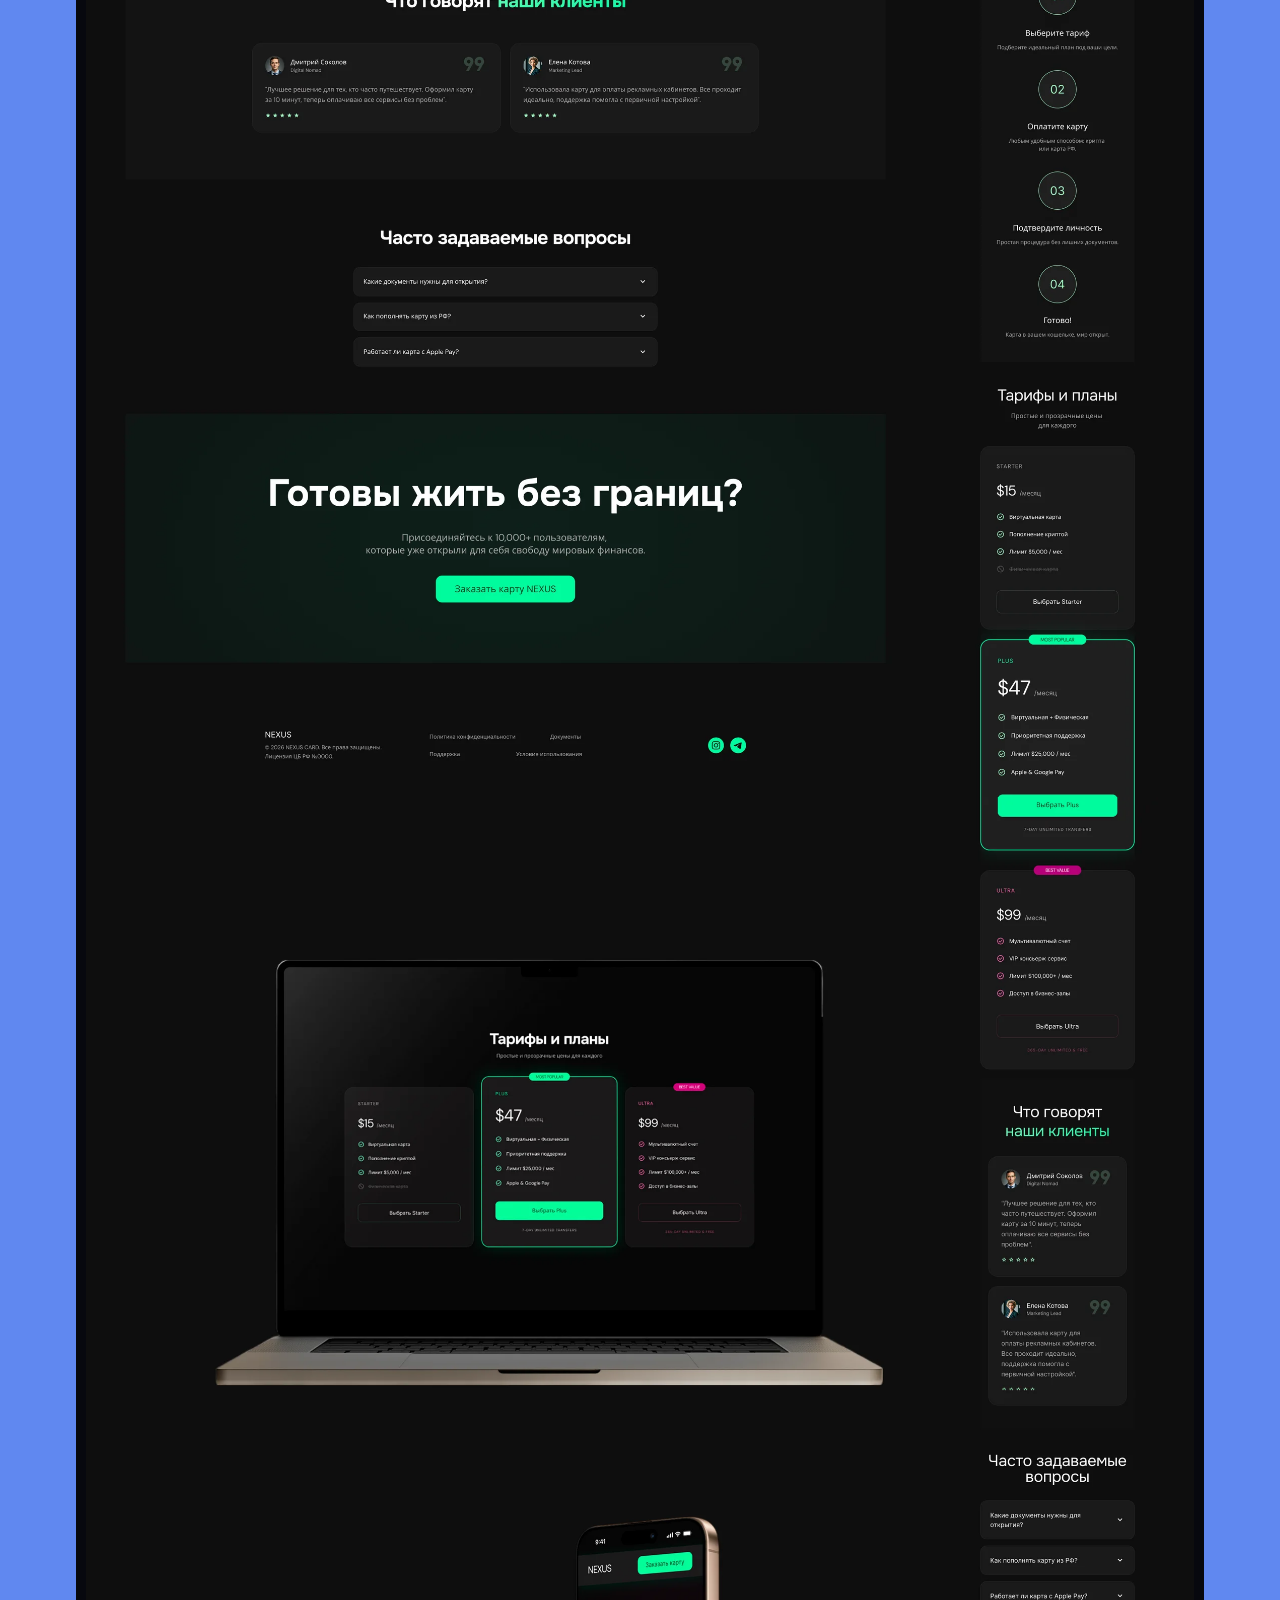
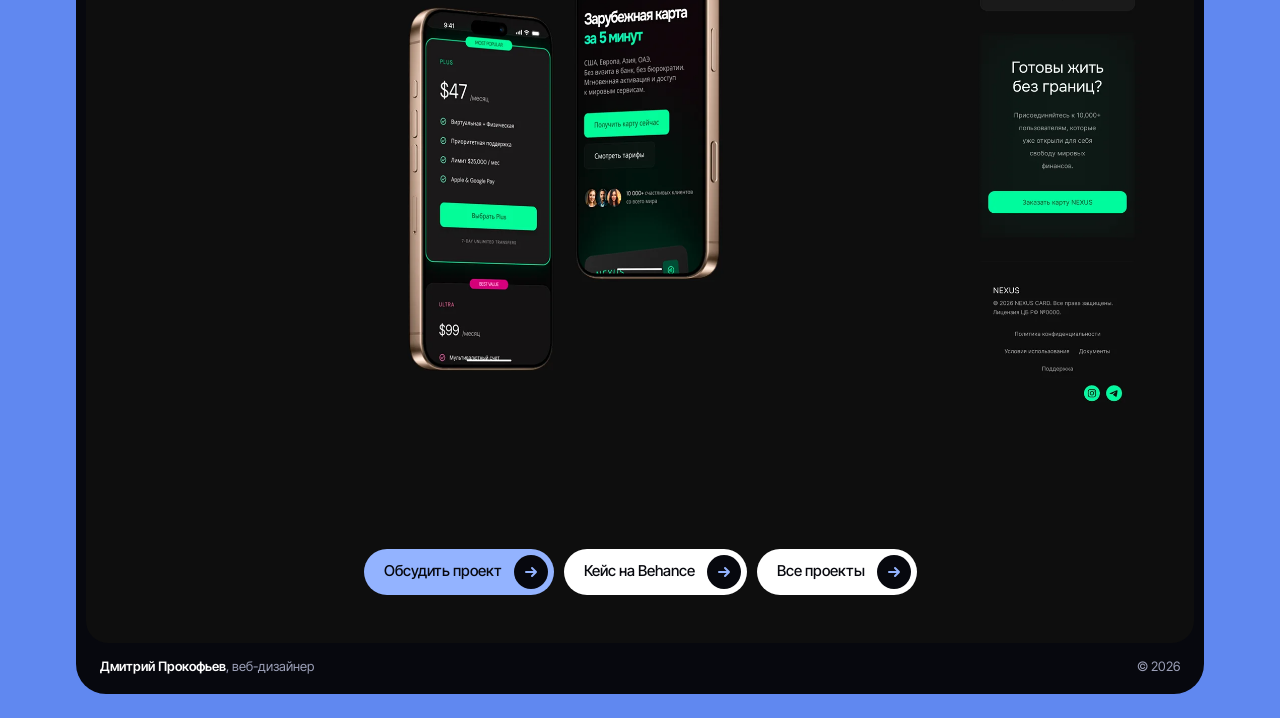
<file: cases/nexus.html>
<!DOCTYPE html>
<html lang="ru">
<head>
<meta charset="utf-8">
<meta name="viewport" content="width=device-width, initial-scale=1, viewport-fit=cover">
<title>Nexus: сайт сервиса зарубежных карт | Дмитрий Прокофьев</title>
<meta name="description" content="Nexus: сайт сервиса зарубежных карт «Зарубежная карта за 5 минут», дизайн-система и стиль Digital Curator. Кейс Дмитрия Прокофьева.">
<meta name="author" content="Дмитрий Прокофьев">
<meta name="robots" content="index,follow,max-image-preview:large,max-snippet:-1">
<link rel="canonical" href="https://prokof34-bit.github.io/MyPortfolio/cases/nexus.html">
<meta name="theme-color" content="#6088f0">
<link rel="icon" href="../favicon.svg" type="image/svg+xml">
<link rel="icon" href="../favicon-32.png" sizes="32x32" type="image/png">
<link rel="icon" href="../favicon.ico" sizes="any">
<link rel="apple-touch-icon" href="../apple-touch-icon.png">
<link rel="manifest" href="../site.webmanifest">
<meta property="og:type" content="article">
<meta property="og:site_name" content="Дмитрий Прокофьев — портфолио">
<meta property="og:locale" content="ru_RU">
<meta property="og:title" content="Nexus: сайт сервиса зарубежных карт | Дмитрий Прокофьев">
<meta property="og:description" content="Nexus: сайт сервиса зарубежных карт «Зарубежная карта за 5 минут», дизайн-система и стиль Digital Curator. Кейс Дмитрия Прокофьева.">
<meta property="og:url" content="https://prokof34-bit.github.io/MyPortfolio/cases/nexus.html">
<meta property="og:image" content="https://prokof34-bit.github.io/MyPortfolio/og/nexus.jpg">
<meta property="og:image:width" content="1200">
<meta property="og:image:height" content="630">
<meta property="og:image:alt" content="Обложка кейса: Nexus: сайт сервиса зарубежных карт">
<meta name="twitter:card" content="summary_large_image">
<meta name="twitter:title" content="Nexus: сайт сервиса зарубежных карт | Дмитрий Прокофьев">
<meta name="twitter:description" content="Nexus: сайт сервиса зарубежных карт «Зарубежная карта за 5 минут», дизайн-система и стиль Digital Curator. Кейс Дмитрия Прокофьева.">
<meta name="twitter:image" content="https://prokof34-bit.github.io/MyPortfolio/og/nexus.jpg">
<meta name="twitter:image:alt" content="Обложка кейса: Nexus: сайт сервиса зарубежных карт">
<script type="application/ld+json">{"@context":"https://schema.org","@graph":[{"@type":"CreativeWork","@id":"https://prokof34-bit.github.io/MyPortfolio/cases/nexus.html#work","name":"Nexus: сайт сервиса зарубежных карт","description":"Nexus: сайт сервиса зарубежных карт «Зарубежная карта за 5 минут», дизайн-система и стиль Digital Curator. Кейс Дмитрия Прокофьева.","url":"https://prokof34-bit.github.io/MyPortfolio/cases/nexus.html","inLanguage":"ru-RU","image":"https://prokof34-bit.github.io/MyPortfolio/og/nexus.jpg","thumbnailUrl":"https://prokof34-bit.github.io/MyPortfolio/og/nexus.jpg","author":{"@id":"https://prokof34-bit.github.io/MyPortfolio/#person"},"creator":{"@id":"https://prokof34-bit.github.io/MyPortfolio/#person"},"isPartOf":{"@id":"https://prokof34-bit.github.io/MyPortfolio/#website"},"genre":"Веб-дизайн, UX/UI"},{"@type":"Person","@id":"https://prokof34-bit.github.io/MyPortfolio/#person","name":"Дмитрий Прокофьев","alternateName":"Dmitry Prokofiev","jobTitle":"Веб-дизайнер UX/UI","url":"https://prokof34-bit.github.io/MyPortfolio/","email":"mailto:Prokof24@mail.ru","sameAs":["https://t.me/Prokof24"],"address":{"@type":"PostalAddress","addressLocality":"Санкт-Петербург","addressCountry":"RU"},"knowsAbout":["веб-дизайн","UX/UI дизайн","лендинги","проектирование интерфейсов","прототипирование","информационная архитектура","продуктовая аналитика","Figma"],"knowsLanguage":["ru","en"]},{"@type":"BreadcrumbList","itemListElement":[{"@type":"ListItem","position":1,"name":"Главная","item":"https://prokof34-bit.github.io/MyPortfolio/"},{"@type":"ListItem","position":2,"name":"Проекты","item":"https://prokof34-bit.github.io/MyPortfolio/#projects"},{"@type":"ListItem","position":3,"name":"Nexus: сайт сервиса зарубежных карт","item":"https://prokof34-bit.github.io/MyPortfolio/cases/nexus.html"}]}]}</script>
<link rel="preconnect" href="https://fonts.googleapis.com">
<link rel="preconnect" href="https://fonts.gstatic.com" crossorigin>
<link href="https://fonts.googleapis.com/css2?family=Inter+Tight:wght@400;500;600&family=Playfair+Display:ital,wght@1,500&display=swap" rel="stylesheet">
<link rel="stylesheet" href="../css/style.css">
</head><body class="case">
<div class="frame">
<header class="nav">
  <a class="brand" href="../index.html">Дмитрий Прокофьев</a>
  <ul id="menu"><li><a href="../index.html#projects">Проекты</a></li><li><a href="../index.html#about">Обо мне</a></li><li><a href="../index.html#contacts">Контакты</a></li></ul>
  <a class="nav-cta" href="https://t.me/Prokof24" target="_blank" rel="noopener">Написать</a>
  <button class="burger" type="button" aria-label="Меню" aria-expanded="false" aria-controls="menu"><i></i><i></i><i></i></button>
</header>
<h1 class="sr">Сайт сервиса зарубежных карт Nexus: кейс — Дмитрий Прокофьев</h1>
<p class="sr">Nexus: сайт сервиса зарубежных карт «Зарубежная карта за 5 минут», дизайн-система и стиль Digital Curator. Кейс Дмитрия Прокофьева.</p>
<main class="cs" style="background:#0e0e0e"><div class="cs-top"><a class="back" href="../index.html#projects"><span class="go"><svg viewBox="0 0 16 16" aria-hidden="true"><path d="M3 8h10M9 4l4 4-4 4"/></svg></span>Все проекты</a></div><div class="stack"><img src="../img/nexus/01.webp" width="1600" height="900" alt="Nexus: экран 1"><img src="../img/nexus/02.webp" width="1600" height="723" alt="Nexus: экран 2" loading="lazy"><img src="../img/nexus/03.webp" width="1600" height="991" alt="Nexus: экран 3" loading="lazy"><img src="../img/nexus/04.webp" width="1600" height="770" alt="Nexus: экран 4" loading="lazy"><img src="../img/nexus/05.webp" width="1600" height="1180" alt="Nexus: экран 5" loading="lazy"><img src="../img/nexus/06.webp" width="2200" height="863" alt="Nexus: экран 6" loading="lazy"><img src="../img/nexus/07.webp" width="2200" height="857" alt="Nexus: экран 7" loading="lazy"><img src="../img/nexus/08.webp" width="2200" height="949" alt="Nexus: экран 8" loading="lazy"><img src="../img/nexus/09.webp" width="2200" height="907" alt="Nexus: экран 9" loading="lazy"><img src="../img/nexus/10.webp" width="2200" height="970" alt="Nexus: экран 10" loading="lazy"><img src="../img/nexus/11.webp" width="2200" height="1179" alt="Nexus: экран 11" loading="lazy"><img src="../img/nexus/12.webp" width="2200" height="1427" alt="Nexus: экран 12" loading="lazy"></div><div class="cs-btns"><a class="pill p" href="../index.html#contacts">Обсудить проект <span class="dot"><svg viewBox="0 0 16 16" aria-hidden="true"><path d="M3 8h10M9 4l4 4-4 4"/></svg></span></a><a class="pill" href="https://www.behance.net/gallery/257417243/NEXUS" target="_blank" rel="noopener">Кейс на Behance <span class="dot"><svg viewBox="0 0 16 16" aria-hidden="true"><path d="M3 8h10M9 4l4 4-4 4"/></svg></span></a><a class="pill" href="../index.html#projects">Все проекты <span class="dot"><svg viewBox="0 0 16 16" aria-hidden="true"><path d="M3 8h10M9 4l4 4-4 4"/></svg></span></a></div></main>
<footer class="foot">
  <span><b>Дмитрий Прокофьев</b>, веб-дизайнер</span>
  <span>© 2026</span>
</footer>
</div>
<a class="fab fab-back" href="../index.html#projects" aria-label="Все проекты" title="Все проекты"><svg viewBox="0 0 16 16" aria-hidden="true"><path d="M13 8H3M7 4L3 8l4 4"/></svg></a>
<button class="fab fab-top" type="button" aria-label="Наверх" title="Наверх"><svg viewBox="0 0 16 16" aria-hidden="true"><path d="M8 13V3M4 7l4-4 4 4"/></svg></button>
<script src="../js/main.js" defer></script>
</body>
</html>
</file>
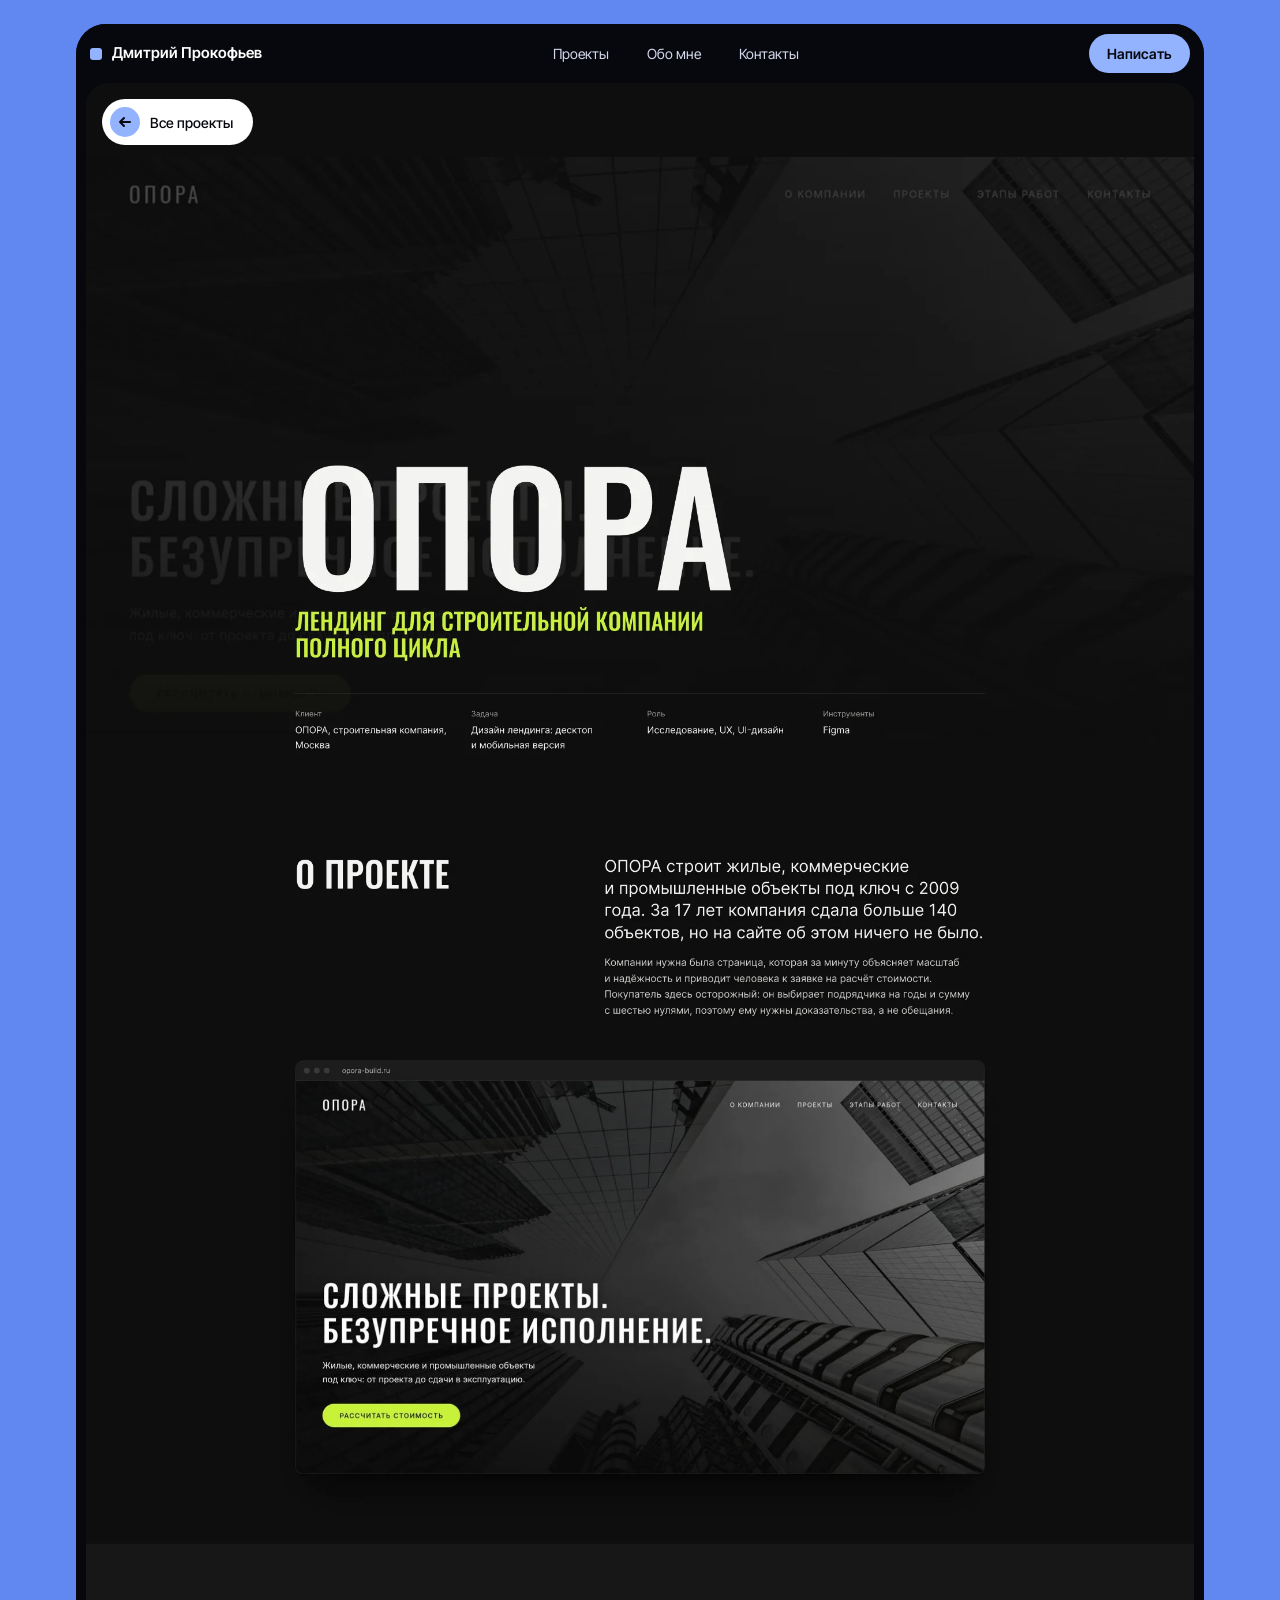
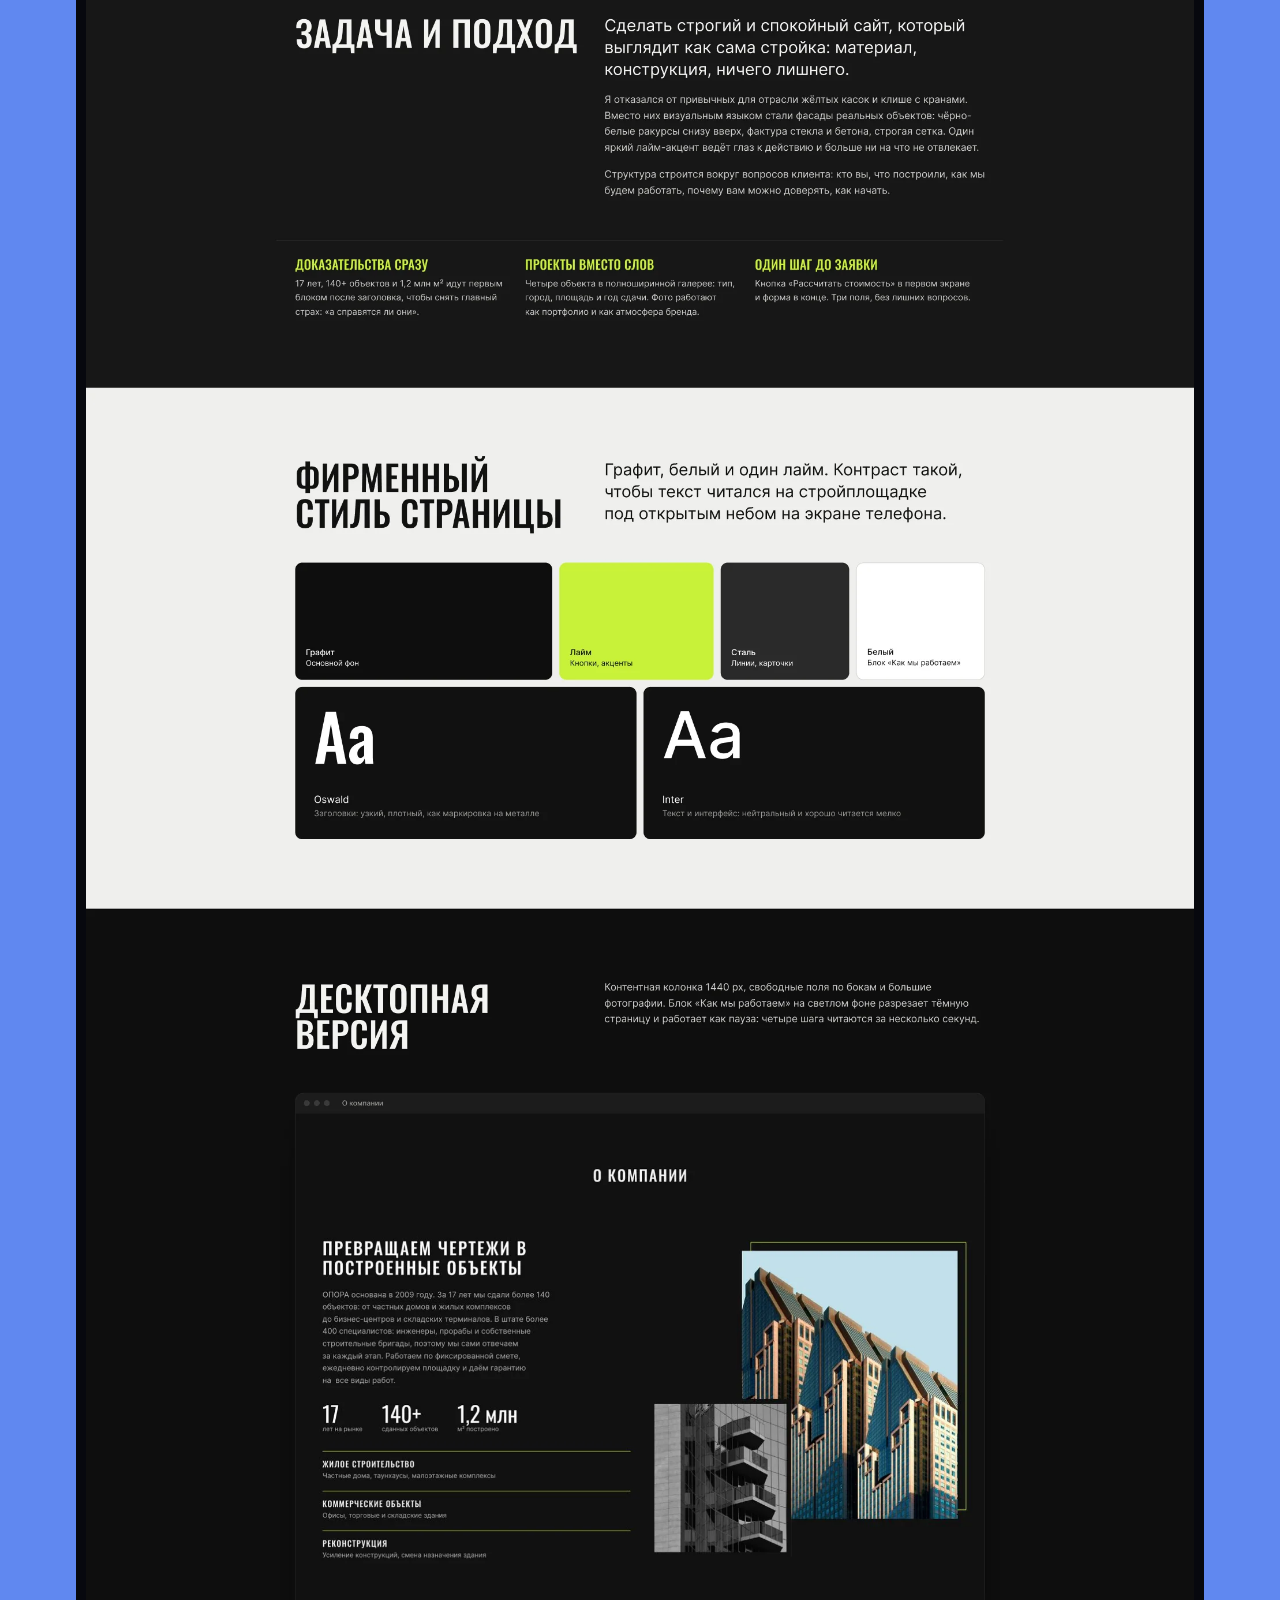
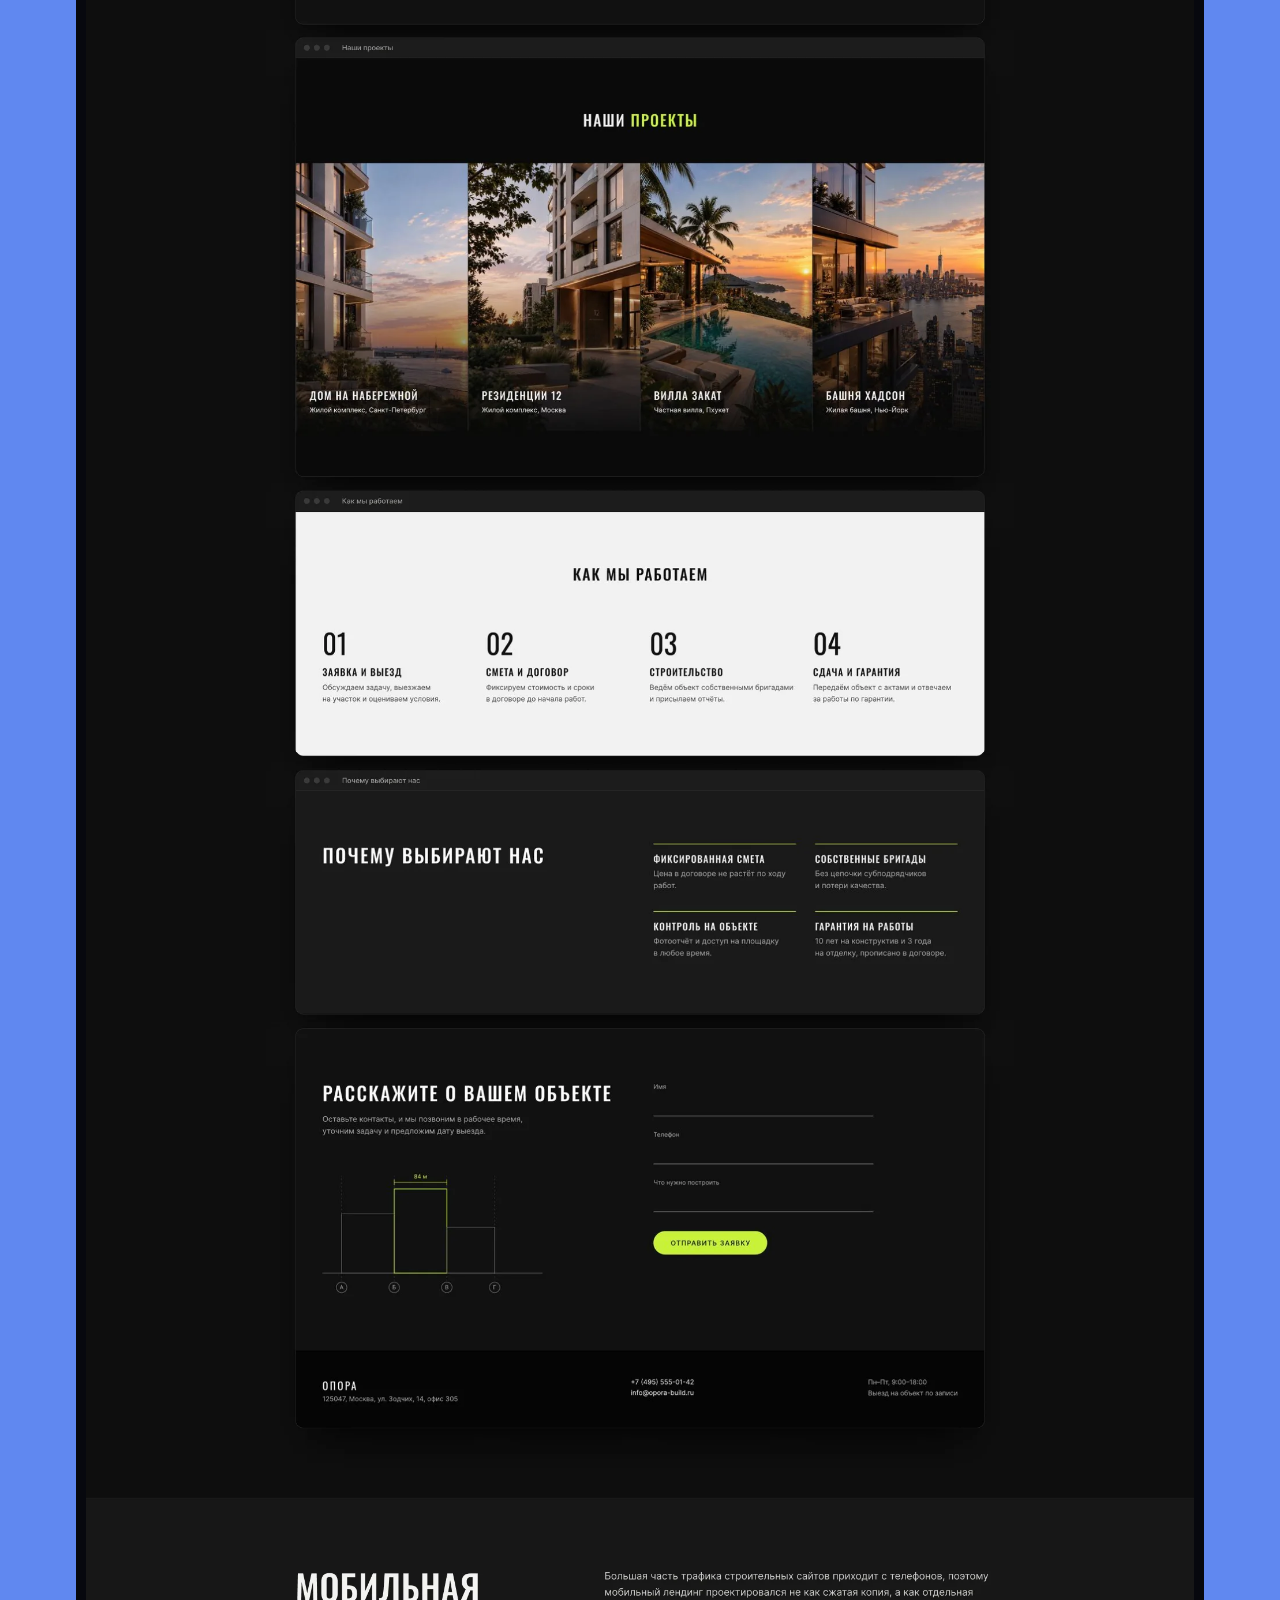
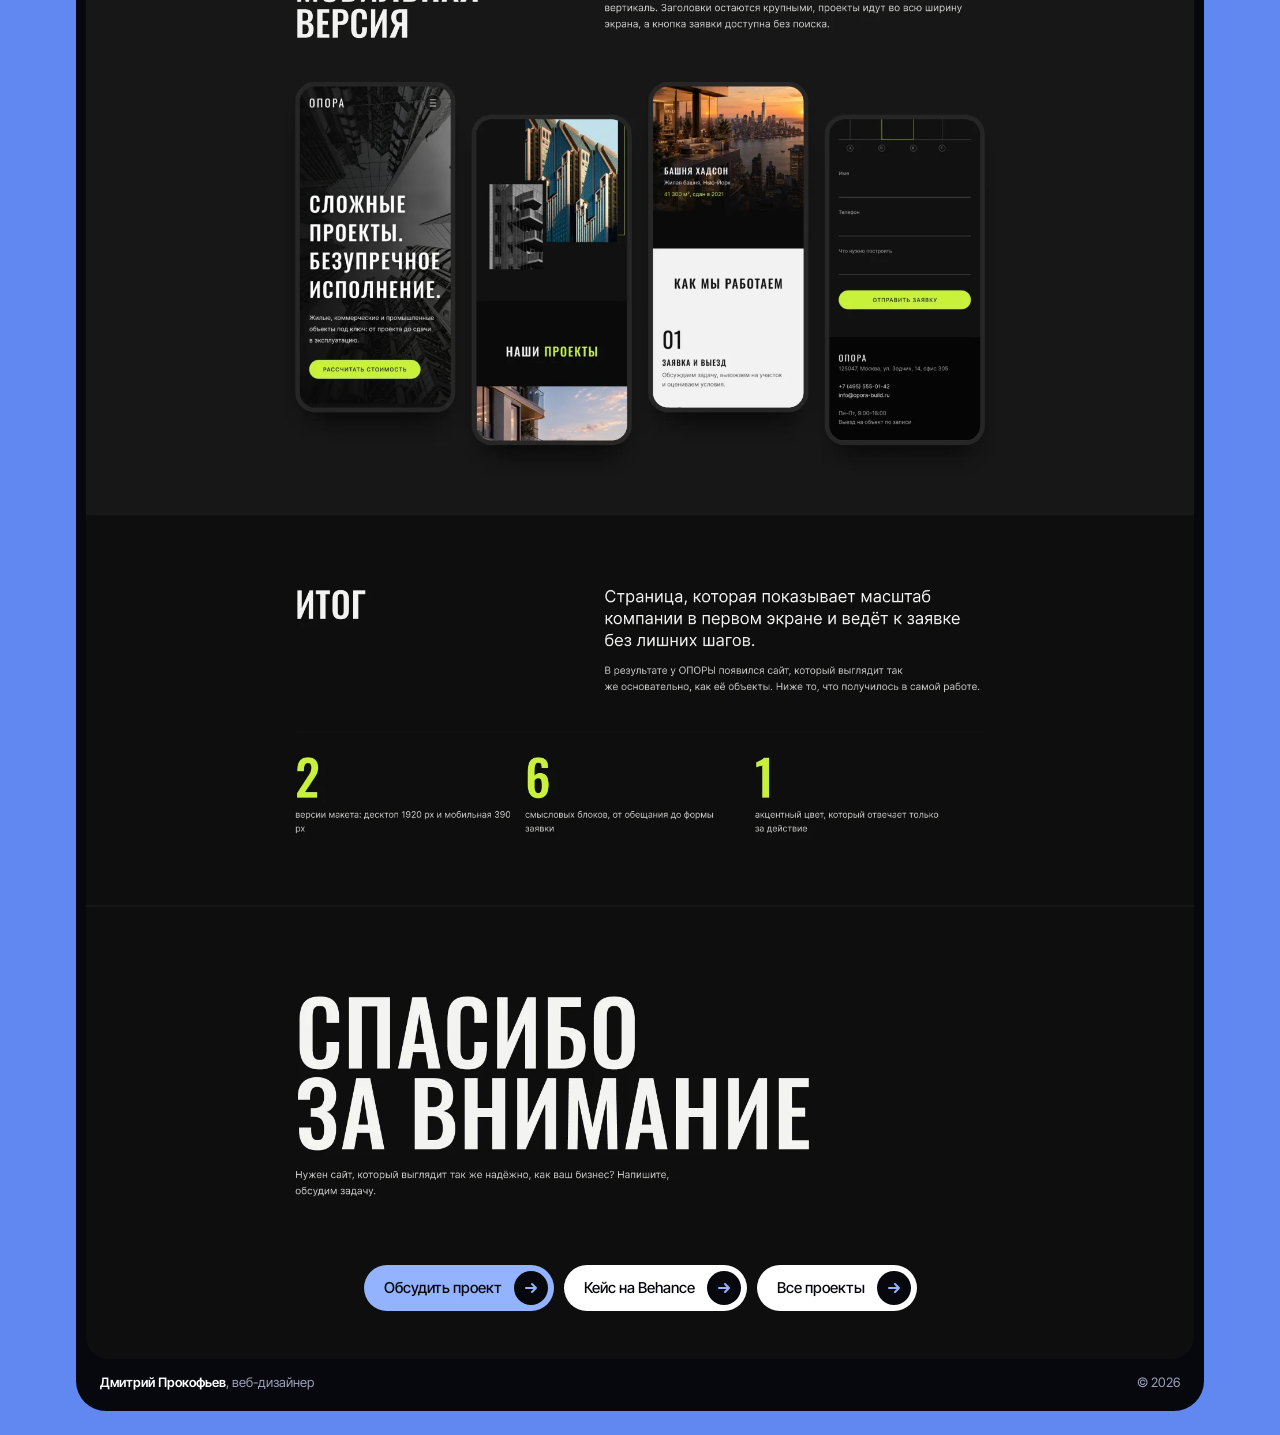
<file: cases/opora.html>
<!DOCTYPE html>
<html lang="ru">
<head>
<meta charset="utf-8">
<meta name="viewport" content="width=device-width, initial-scale=1, viewport-fit=cover">
<title>Опора: лендинг для строительной компании | Дмитрий Прокофьев</title>
<meta name="description" content="Лендинг для строительной компании «Опора» (Москва): исследование, UX и UI-дизайн десктопной и мобильной версий в Figma. Кейс веб-дизайнера Дмитрия Прокофьева.">
<meta name="author" content="Дмитрий Прокофьев">
<meta name="robots" content="index,follow,max-image-preview:large,max-snippet:-1">
<link rel="canonical" href="https://prokof34-bit.github.io/MyPortfolio/cases/opora.html">
<meta name="theme-color" content="#6088f0">
<link rel="icon" href="../favicon.svg" type="image/svg+xml">
<link rel="icon" href="../favicon-32.png" sizes="32x32" type="image/png">
<link rel="icon" href="../favicon.ico" sizes="any">
<link rel="apple-touch-icon" href="../apple-touch-icon.png">
<link rel="manifest" href="../site.webmanifest">
<meta property="og:type" content="article">
<meta property="og:site_name" content="Дмитрий Прокофьев — портфолио">
<meta property="og:locale" content="ru_RU">
<meta property="og:title" content="Опора: лендинг для строительной компании | Дмитрий Прокофьев">
<meta property="og:description" content="Лендинг для строительной компании «Опора» (Москва): исследование, UX и UI-дизайн десктопной и мобильной версий в Figma. Кейс веб-дизайнера Дмитрия Прокофьева.">
<meta property="og:url" content="https://prokof34-bit.github.io/MyPortfolio/cases/opora.html">
<meta property="og:image" content="https://prokof34-bit.github.io/MyPortfolio/og/opora.jpg">
<meta property="og:image:width" content="1200">
<meta property="og:image:height" content="630">
<meta property="og:image:alt" content="Обложка кейса: Опора: лендинг для строительной компании">
<meta name="twitter:card" content="summary_large_image">
<meta name="twitter:title" content="Опора: лендинг для строительной компании | Дмитрий Прокофьев">
<meta name="twitter:description" content="Лендинг для строительной компании «Опора» (Москва): исследование, UX и UI-дизайн десктопной и мобильной версий в Figma. Кейс веб-дизайнера Дмитрия Прокофьева.">
<meta name="twitter:image" content="https://prokof34-bit.github.io/MyPortfolio/og/opora.jpg">
<meta name="twitter:image:alt" content="Обложка кейса: Опора: лендинг для строительной компании">
<script type="application/ld+json">{"@context":"https://schema.org","@graph":[{"@type":"CreativeWork","@id":"https://prokof34-bit.github.io/MyPortfolio/cases/opora.html#work","name":"Опора: лендинг для строительной компании","description":"Лендинг для строительной компании «Опора» (Москва): исследование, UX и UI-дизайн десктопной и мобильной версий в Figma. Кейс веб-дизайнера Дмитрия Прокофьева.","url":"https://prokof34-bit.github.io/MyPortfolio/cases/opora.html","inLanguage":"ru-RU","image":"https://prokof34-bit.github.io/MyPortfolio/og/opora.jpg","thumbnailUrl":"https://prokof34-bit.github.io/MyPortfolio/og/opora.jpg","author":{"@id":"https://prokof34-bit.github.io/MyPortfolio/#person"},"creator":{"@id":"https://prokof34-bit.github.io/MyPortfolio/#person"},"isPartOf":{"@id":"https://prokof34-bit.github.io/MyPortfolio/#website"},"genre":"Веб-дизайн, UX/UI"},{"@type":"Person","@id":"https://prokof34-bit.github.io/MyPortfolio/#person","name":"Дмитрий Прокофьев","alternateName":"Dmitry Prokofiev","jobTitle":"Веб-дизайнер UX/UI","url":"https://prokof34-bit.github.io/MyPortfolio/","email":"mailto:Prokof24@mail.ru","sameAs":["https://t.me/Prokof24"],"address":{"@type":"PostalAddress","addressLocality":"Санкт-Петербург","addressCountry":"RU"},"knowsAbout":["веб-дизайн","UX/UI дизайн","лендинги","проектирование интерфейсов","прототипирование","информационная архитектура","продуктовая аналитика","Figma"],"knowsLanguage":["ru","en"]},{"@type":"BreadcrumbList","itemListElement":[{"@type":"ListItem","position":1,"name":"Главная","item":"https://prokof34-bit.github.io/MyPortfolio/"},{"@type":"ListItem","position":2,"name":"Проекты","item":"https://prokof34-bit.github.io/MyPortfolio/#projects"},{"@type":"ListItem","position":3,"name":"Опора: лендинг для строительной компании","item":"https://prokof34-bit.github.io/MyPortfolio/cases/opora.html"}]}]}</script>
<link rel="preconnect" href="https://fonts.googleapis.com">
<link rel="preconnect" href="https://fonts.gstatic.com" crossorigin>
<link href="https://fonts.googleapis.com/css2?family=Inter+Tight:wght@400;500;600&family=Playfair+Display:ital,wght@1,500&display=swap" rel="stylesheet">
<link rel="stylesheet" href="../css/style.css">
</head><body class="case">
<div class="frame">
<header class="nav">
  <a class="brand" href="../index.html">Дмитрий Прокофьев</a>
  <ul id="menu"><li><a href="../index.html#projects">Проекты</a></li><li><a href="../index.html#about">Обо мне</a></li><li><a href="../index.html#contacts">Контакты</a></li></ul>
  <a class="nav-cta" href="https://t.me/Prokof24" target="_blank" rel="noopener">Написать</a>
  <button class="burger" type="button" aria-label="Меню" aria-expanded="false" aria-controls="menu"><i></i><i></i><i></i></button>
</header>
<h1 class="sr">Лендинг для строительной компании «Опора»: кейс — Дмитрий Прокофьев</h1>
<p class="sr">Лендинг для строительной компании «Опора» (Москва): исследование, UX и UI-дизайн десктопной и мобильной версий в Figma. Кейс веб-дизайнера Дмитрия Прокофьева.</p>
<main class="cs" style="background:#0e0e0e"><div class="cs-top"><a class="back" href="../index.html#projects"><span class="go"><svg viewBox="0 0 16 16" aria-hidden="true"><path d="M3 8h10M9 4l4 4-4 4"/></svg></span>Все проекты</a></div><div class="stack"><img src="../img/opora/01.webp" width="1920" height="1089" alt="Опора: экран 1"><img src="../img/opora/02.webp" width="1920" height="1316" alt="Опора: экран 2" loading="lazy"><img src="../img/opora/03.webp" width="1920" height="771" alt="Опора: экран 3" loading="lazy"><img src="../img/opora/04.webp" width="1920" height="905" alt="Опора: экран 4" loading="lazy"><img src="../img/opora/05.webp" width="1920" height="1253" alt="Опора: экран 5" loading="lazy"><img src="../img/opora/06.webp" width="1920" height="1253" alt="Опора: экран 6" loading="lazy"><img src="../img/opora/07.webp" width="1920" height="1253" alt="Опора: экран 7" loading="lazy"><img src="../img/opora/08.webp" width="1920" height="1116" alt="Опора: экран 8" loading="lazy"><img src="../img/opora/09.webp" width="1920" height="1227" alt="Опора: экран 9" loading="lazy"></div><div class="cs-btns"><a class="pill p" href="../index.html#contacts">Обсудить проект <span class="dot"><svg viewBox="0 0 16 16" aria-hidden="true"><path d="M3 8h10M9 4l4 4-4 4"/></svg></span></a><a class="pill" href="https://www.behance.net/gallery/257420535/opora" target="_blank" rel="noopener">Кейс на Behance <span class="dot"><svg viewBox="0 0 16 16" aria-hidden="true"><path d="M3 8h10M9 4l4 4-4 4"/></svg></span></a><a class="pill" href="../index.html#projects">Все проекты <span class="dot"><svg viewBox="0 0 16 16" aria-hidden="true"><path d="M3 8h10M9 4l4 4-4 4"/></svg></span></a></div></main>
<footer class="foot">
  <span><b>Дмитрий Прокофьев</b>, веб-дизайнер</span>
  <span>© 2026</span>
</footer>
</div>
<a class="fab fab-back" href="../index.html#projects" aria-label="Все проекты" title="Все проекты"><svg viewBox="0 0 16 16" aria-hidden="true"><path d="M13 8H3M7 4L3 8l4 4"/></svg></a>
<button class="fab fab-top" type="button" aria-label="Наверх" title="Наверх"><svg viewBox="0 0 16 16" aria-hidden="true"><path d="M8 13V3M4 7l4-4 4 4"/></svg></button>
<script src="../js/main.js" defer></script>
</body>
</html>
</file>
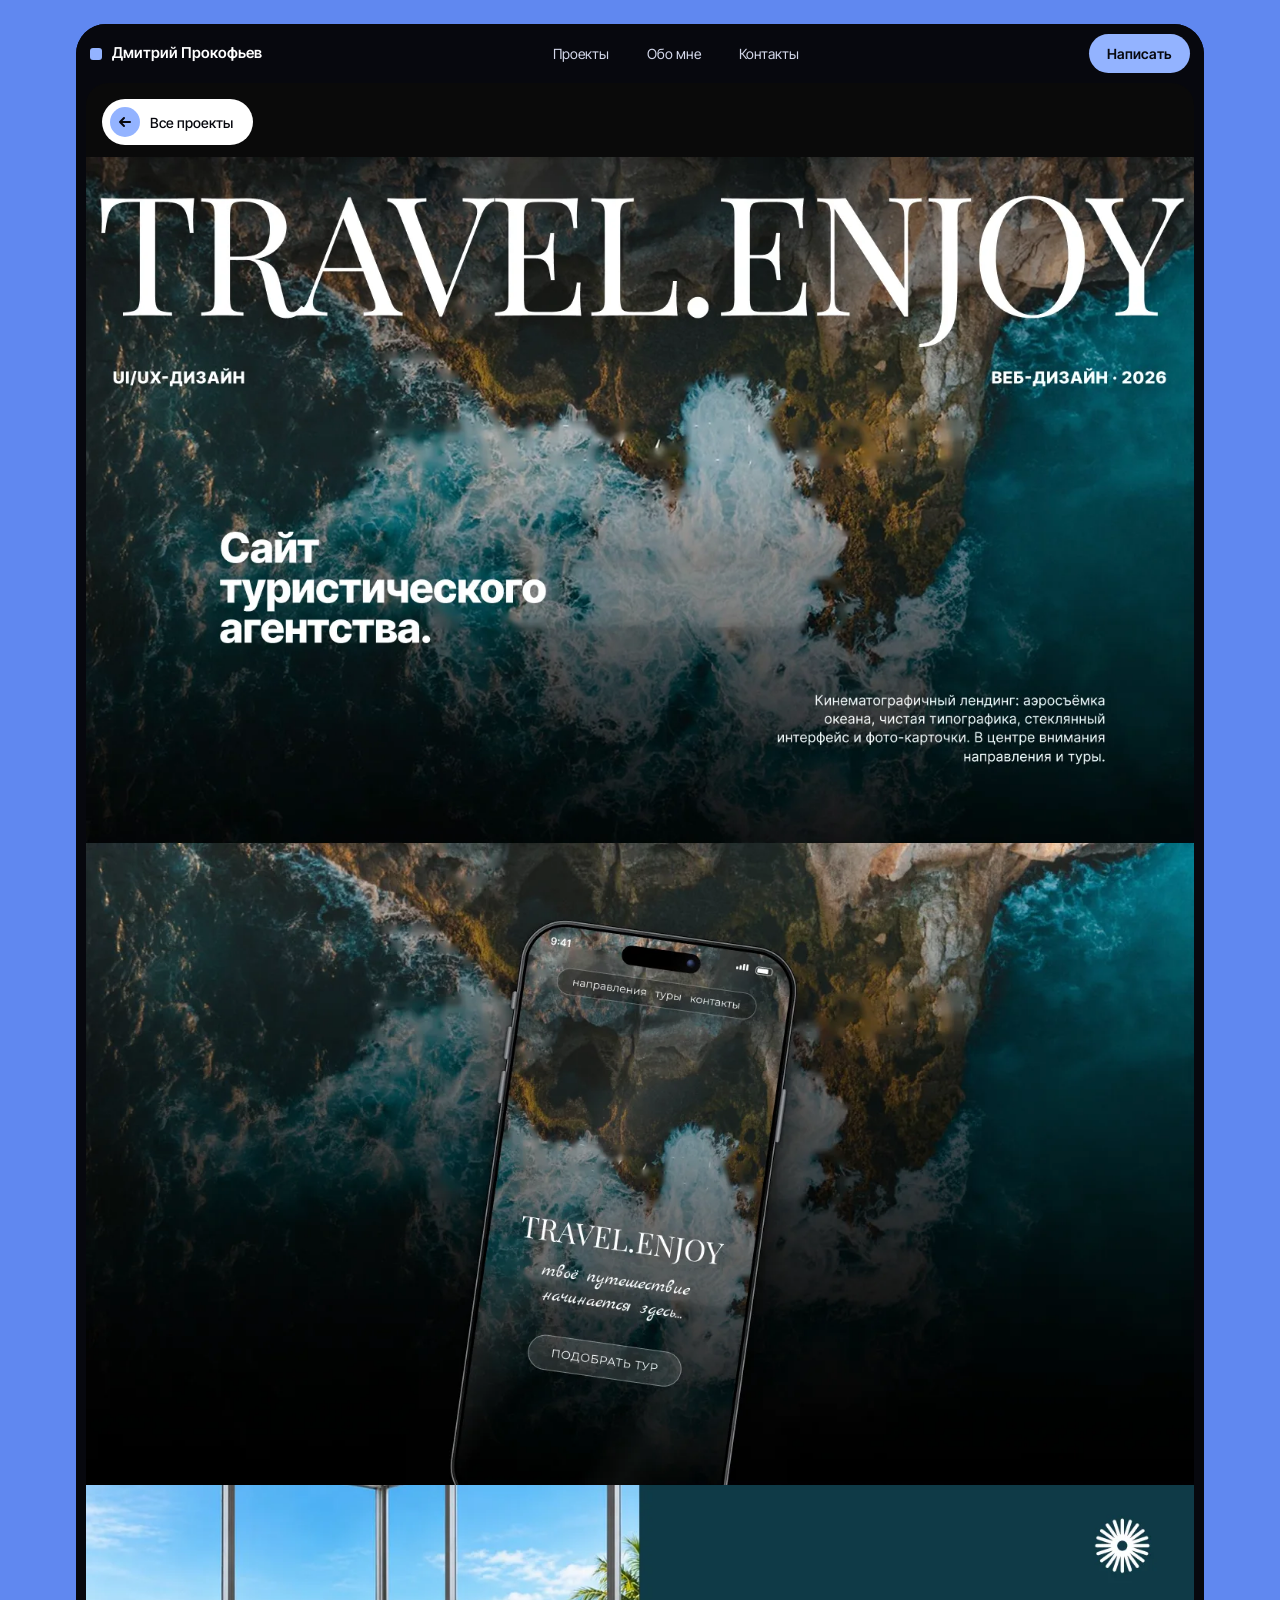
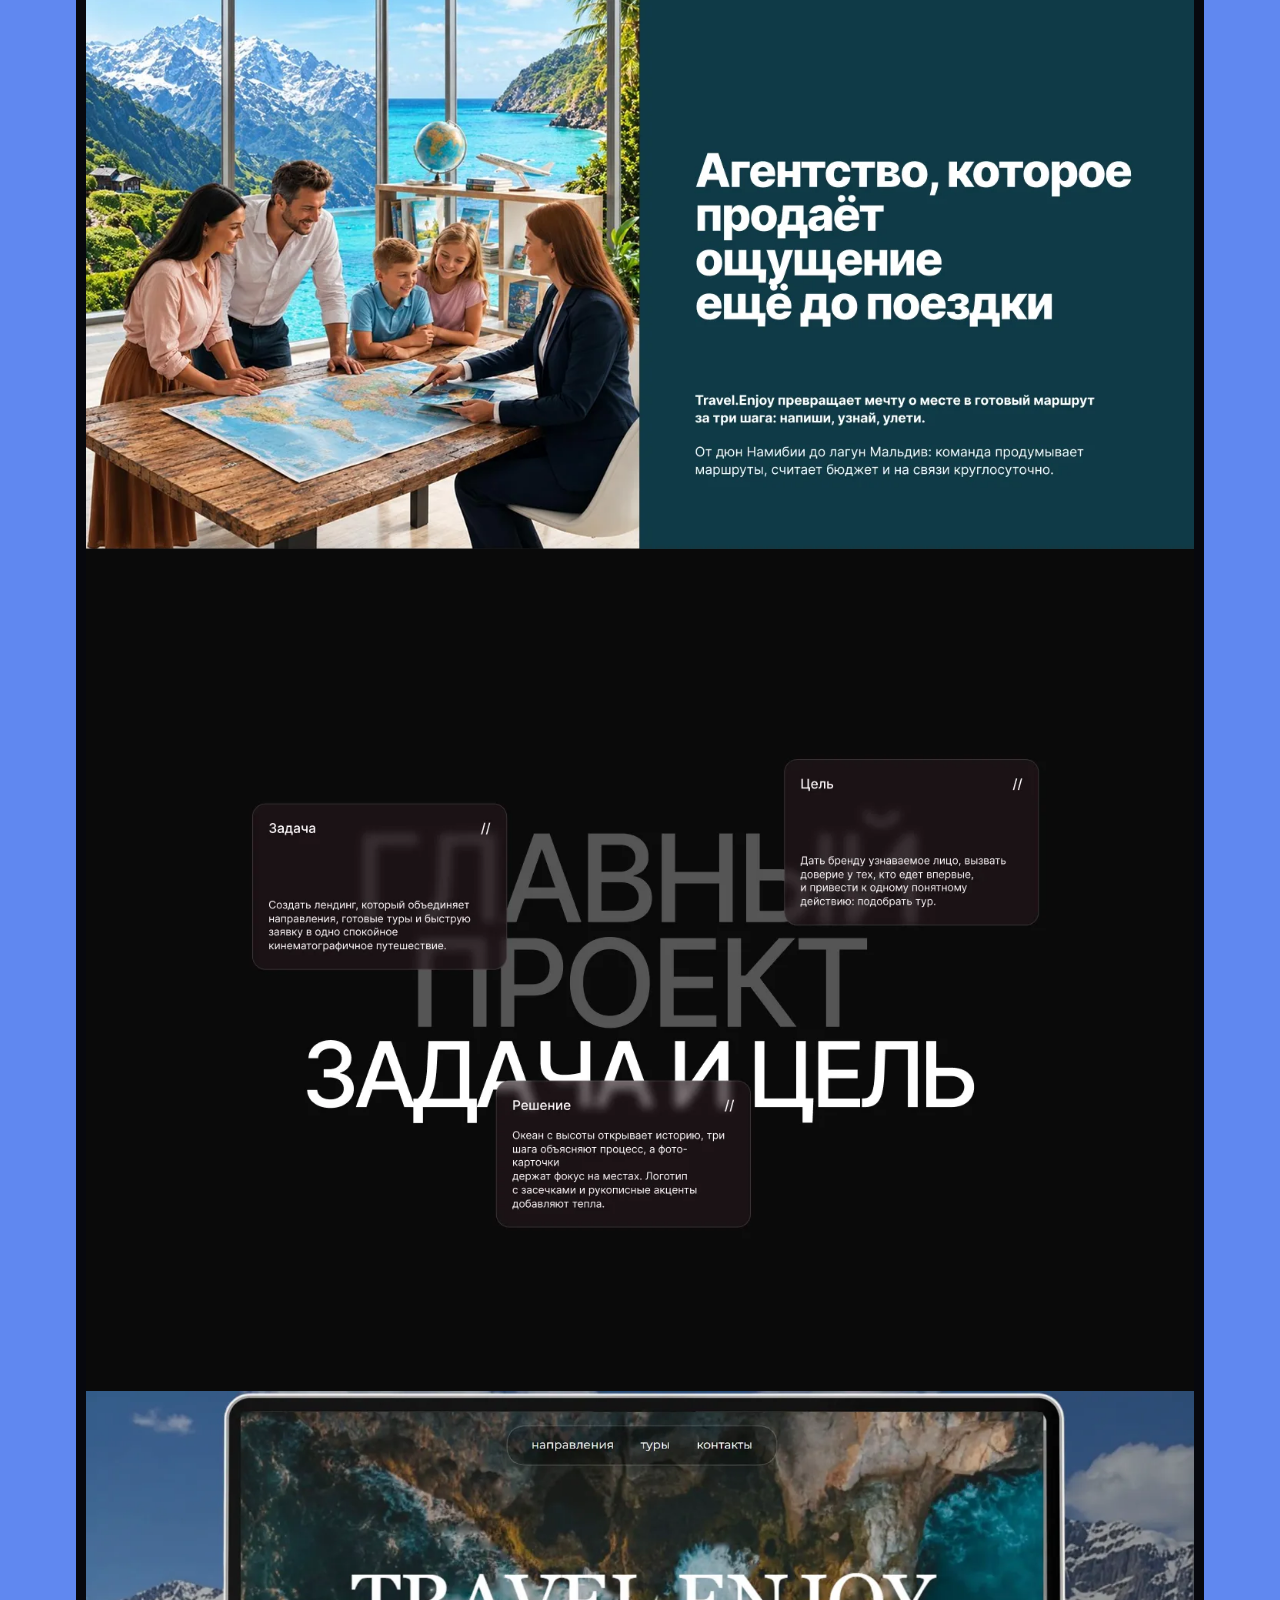
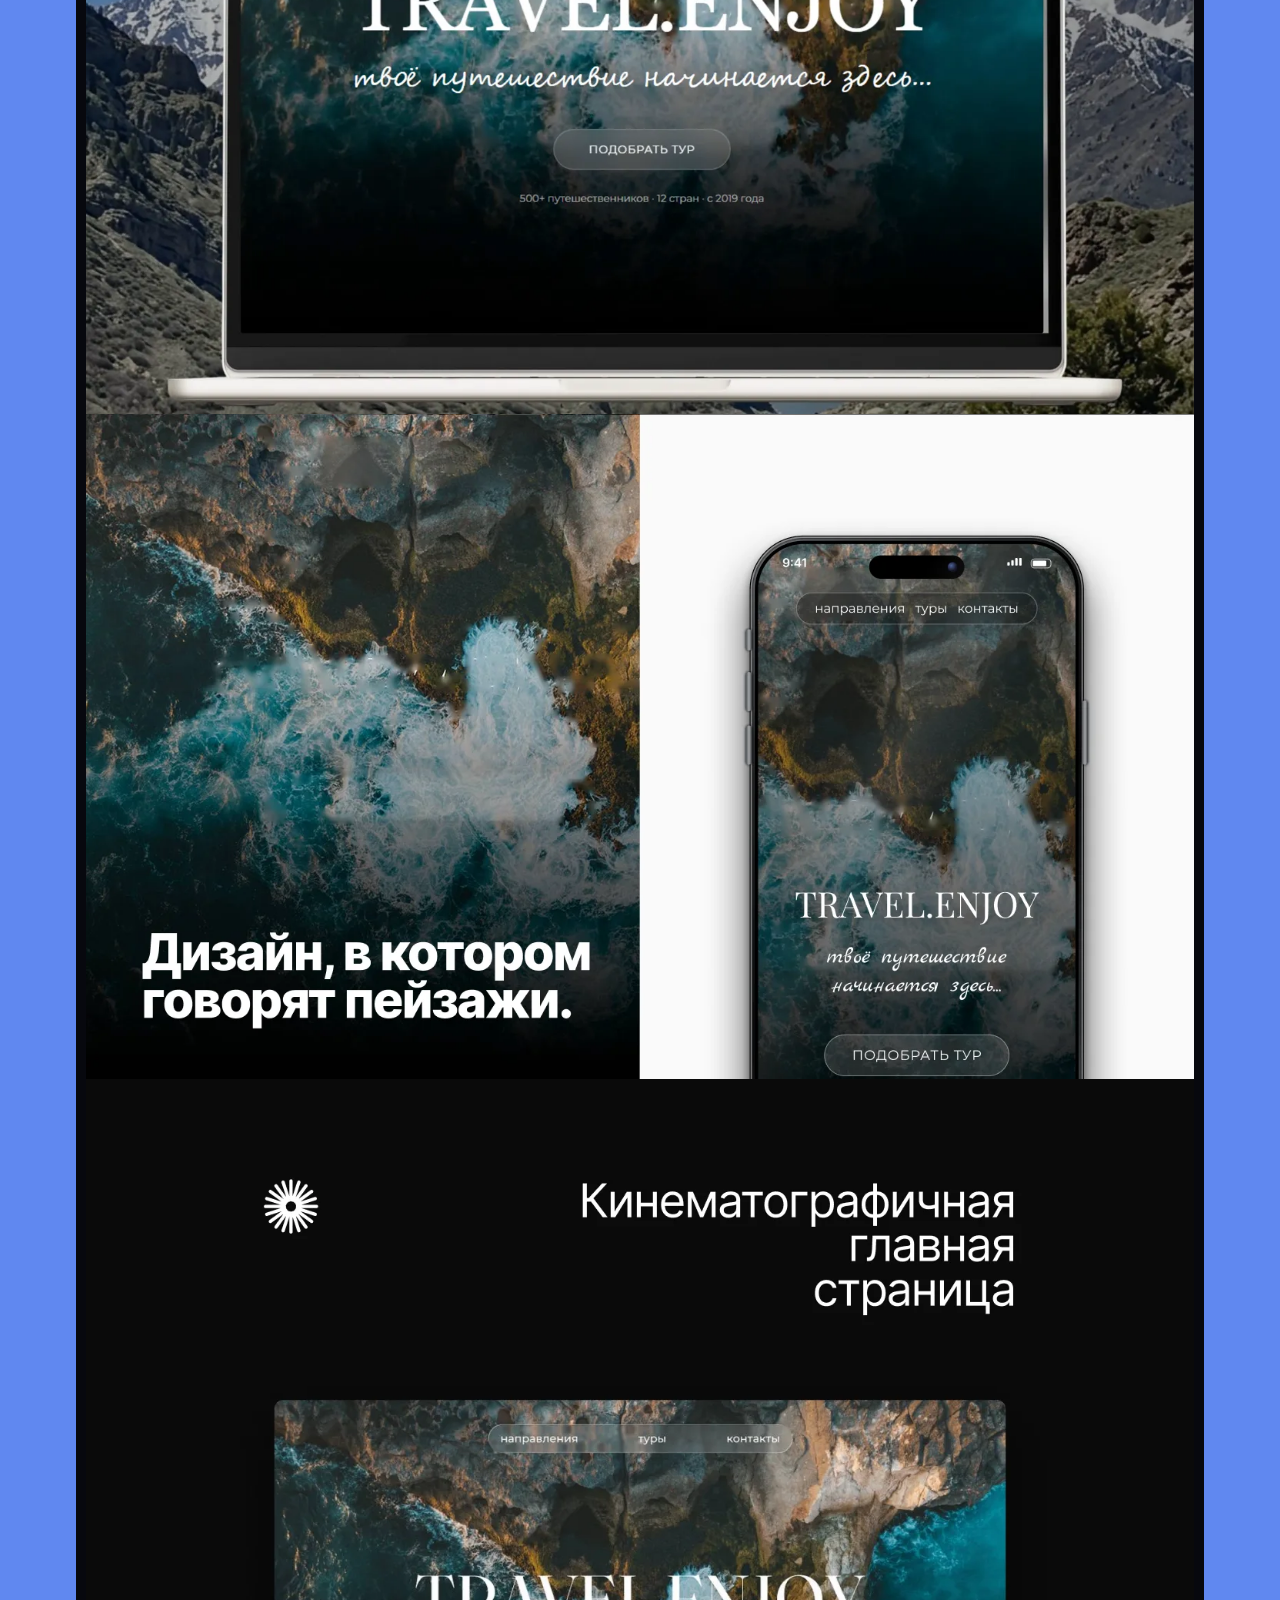
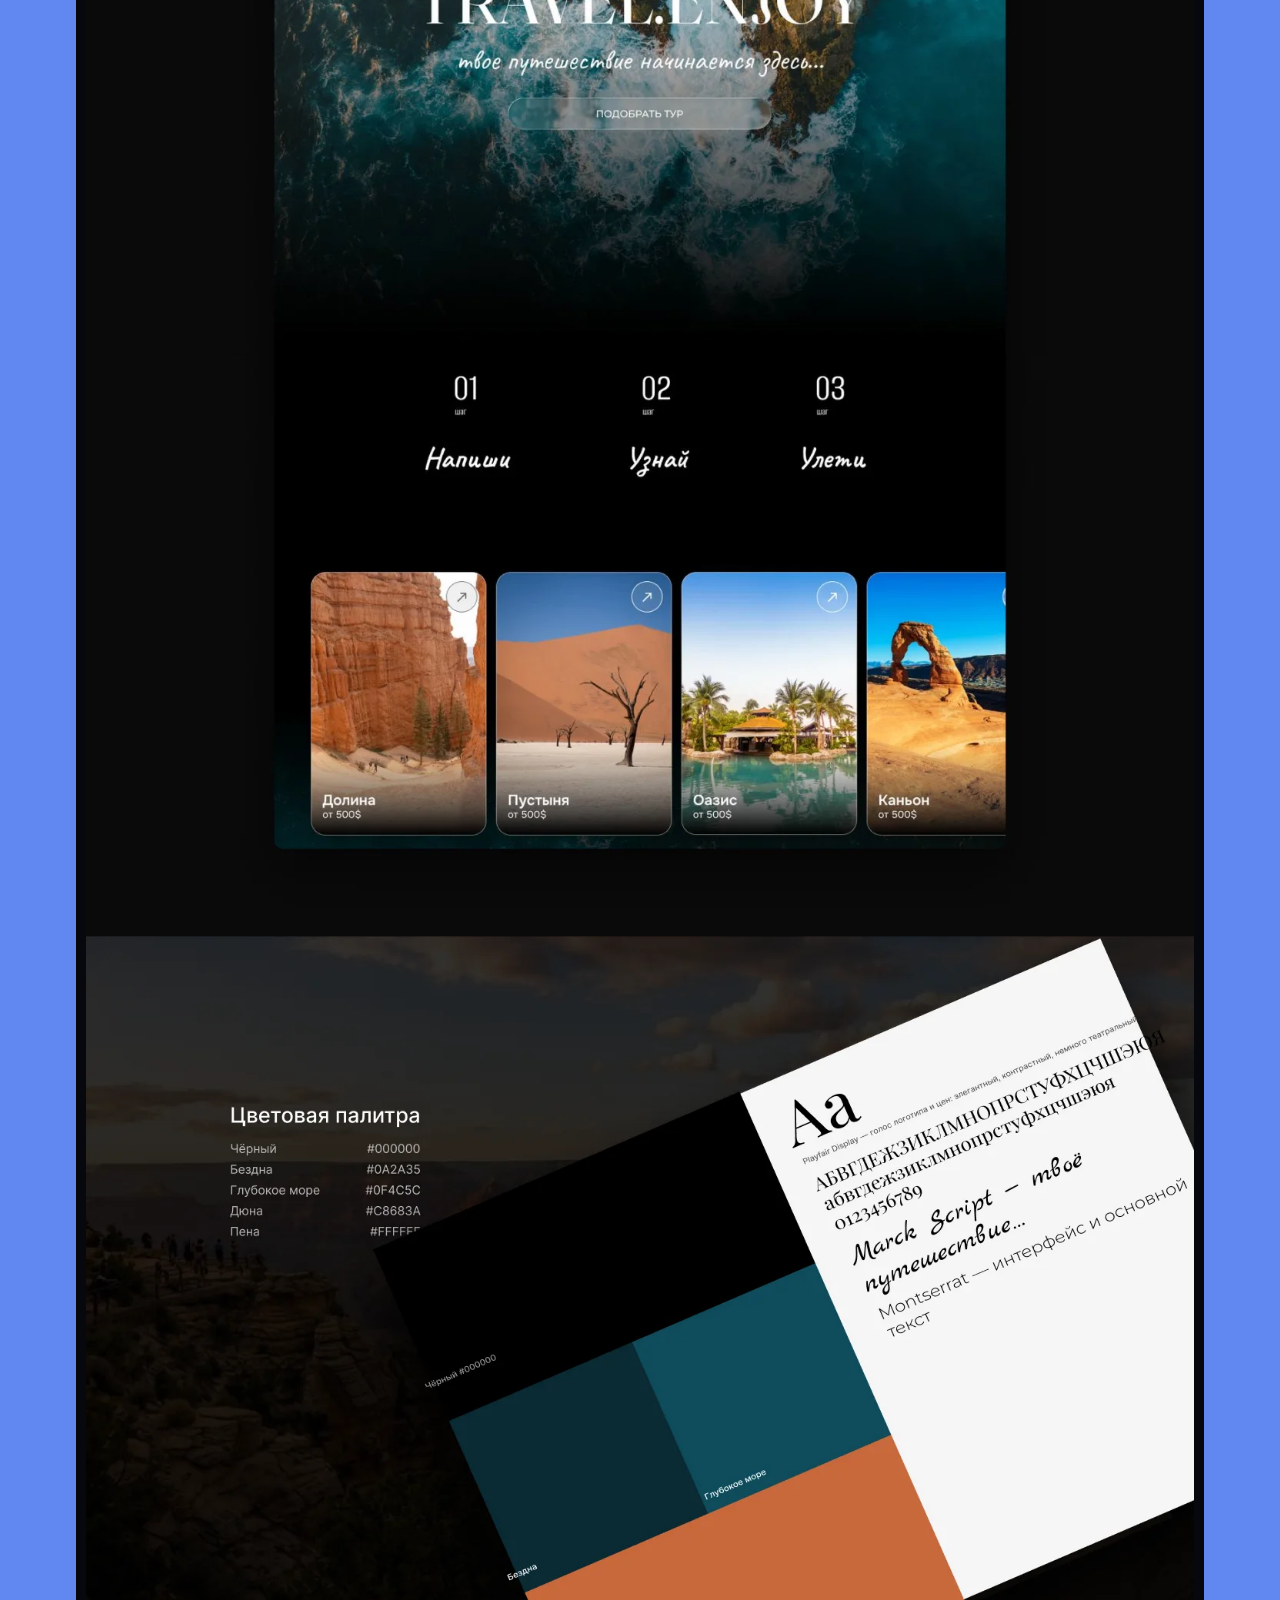
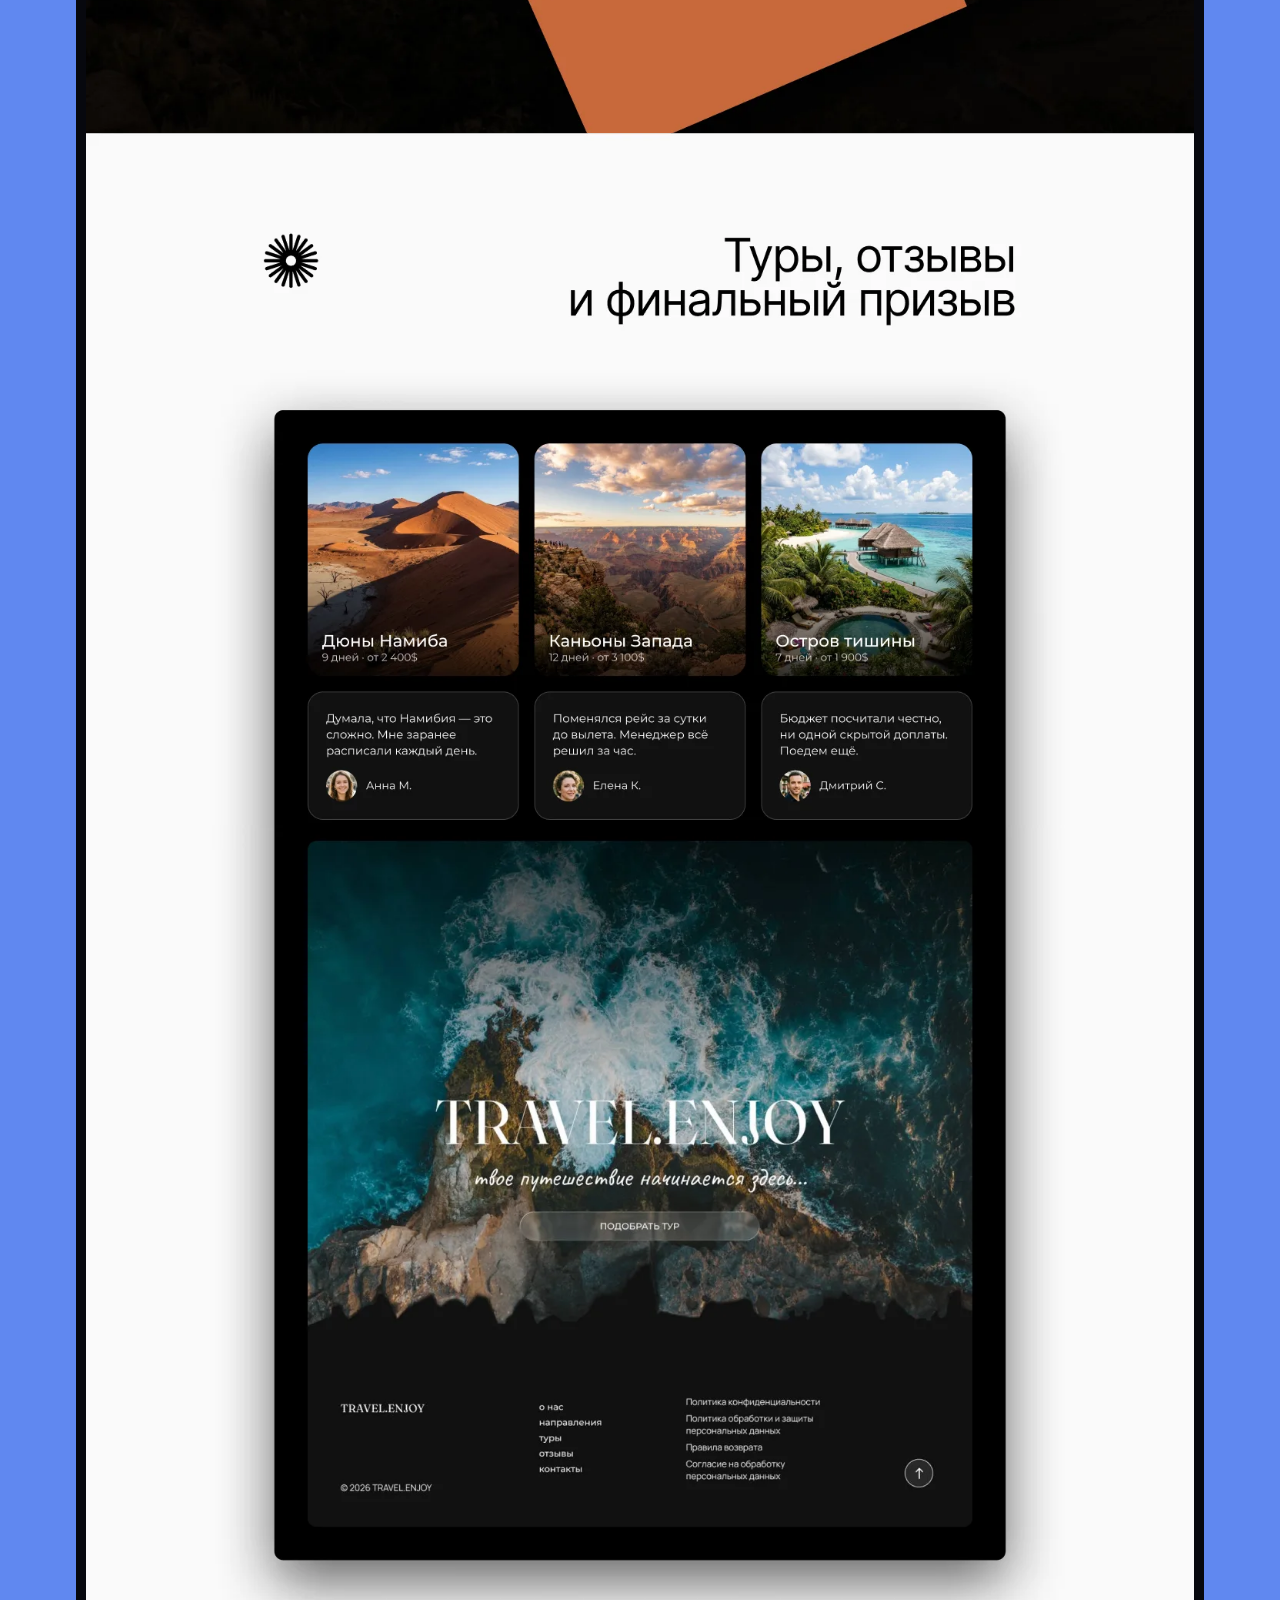
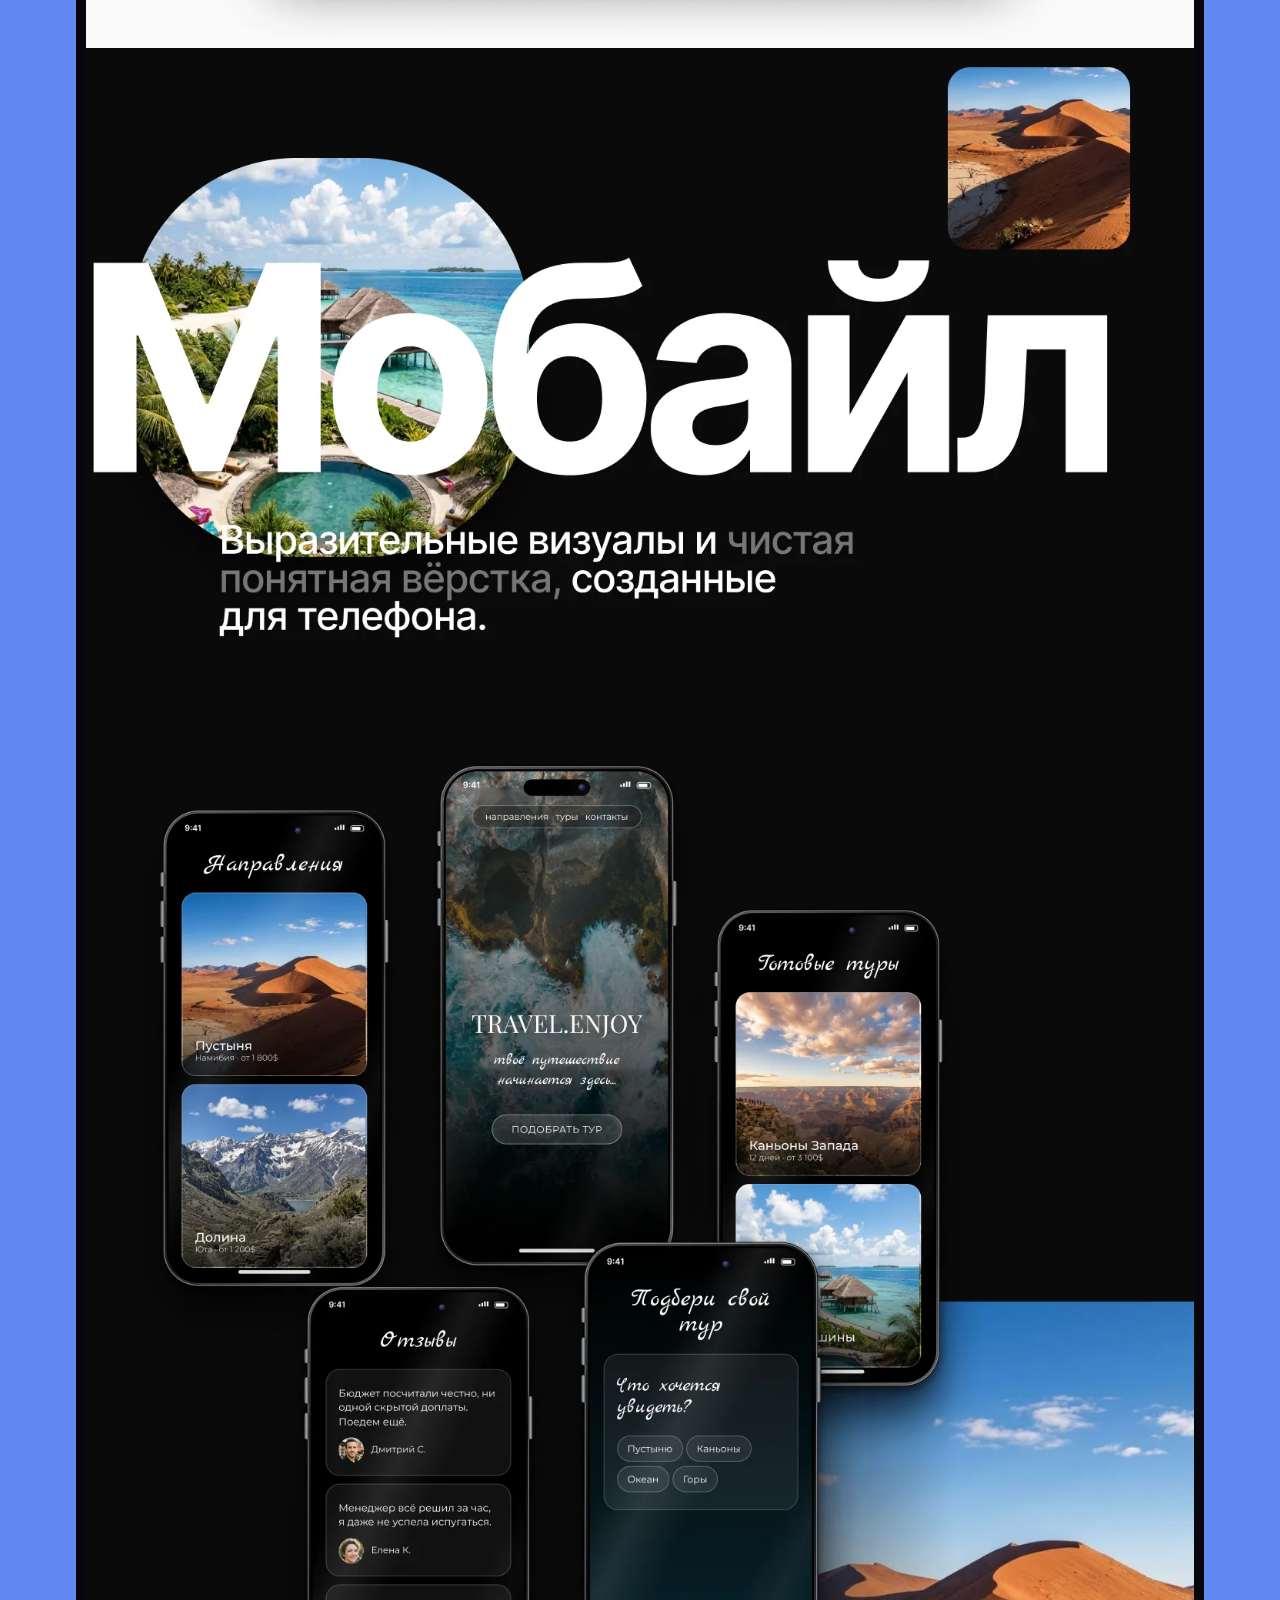
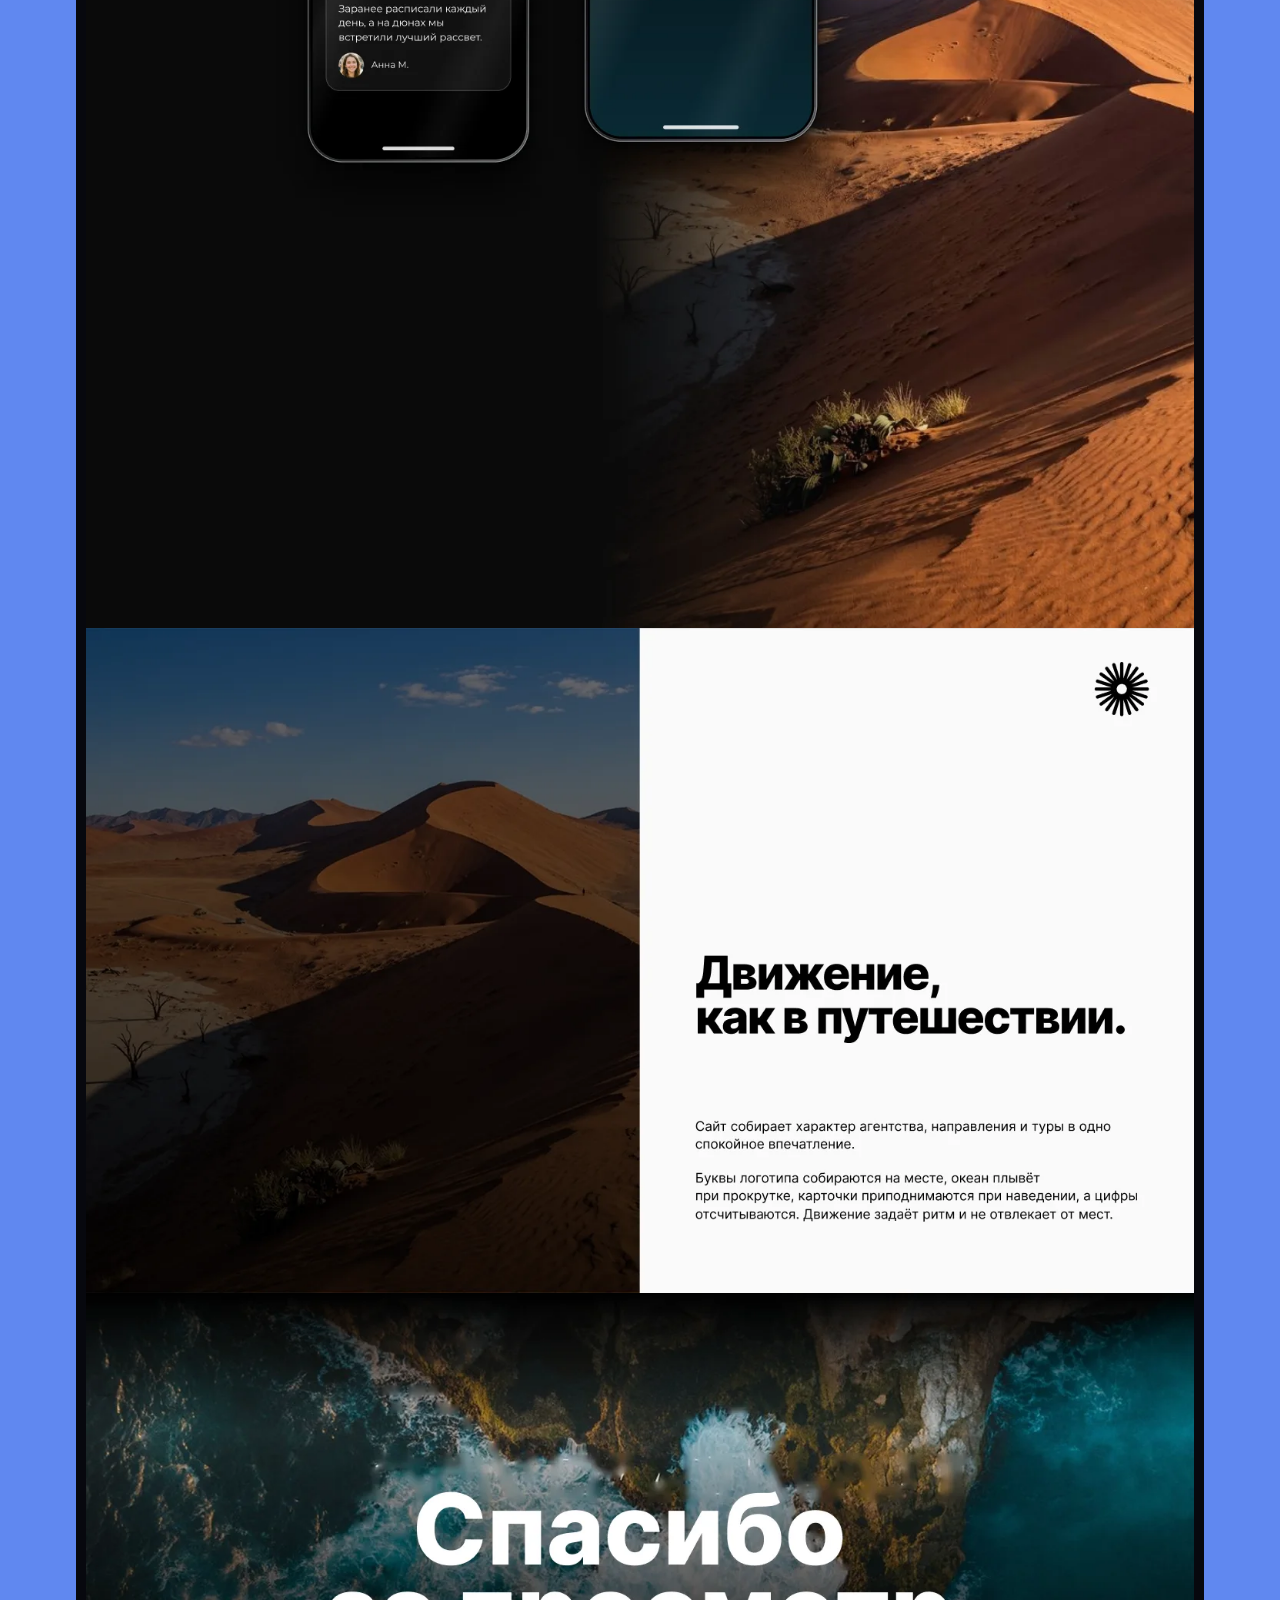
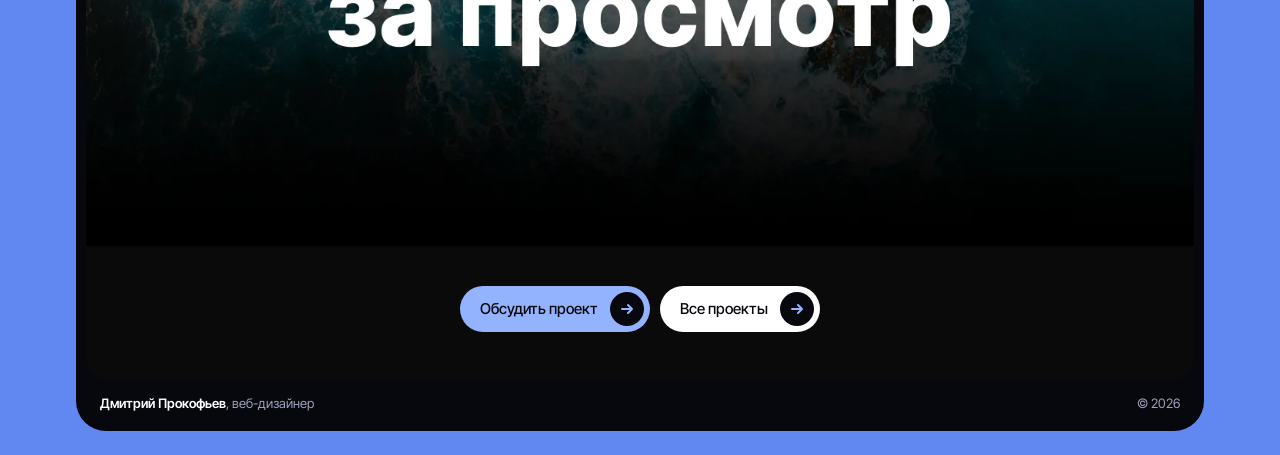
<file: cases/travel-enjoy.html>
<!DOCTYPE html>
<html lang="ru">
<head>
<meta charset="utf-8">
<meta name="viewport" content="width=device-width, initial-scale=1, viewport-fit=cover">
<title>Travel.Enjoy: сайт турагентства | Дмитрий Прокофьев</title>
<meta name="description" content="Сайт турагентства Travel.Enjoy: веб-дизайн и интерфейс сервиса путешествий. Кейс веб-дизайнера Дмитрия Прокофьева.">
<meta name="author" content="Дмитрий Прокофьев">
<meta name="robots" content="index,follow,max-image-preview:large,max-snippet:-1">
<link rel="canonical" href="https://prokof34-bit.github.io/MyPortfolio/cases/travel-enjoy.html">
<meta name="theme-color" content="#6088f0">
<link rel="icon" href="../favicon.svg" type="image/svg+xml">
<link rel="icon" href="../favicon-32.png" sizes="32x32" type="image/png">
<link rel="icon" href="../favicon.ico" sizes="any">
<link rel="apple-touch-icon" href="../apple-touch-icon.png">
<link rel="manifest" href="../site.webmanifest">
<meta property="og:type" content="article">
<meta property="og:site_name" content="Дмитрий Прокофьев — портфолио">
<meta property="og:locale" content="ru_RU">
<meta property="og:title" content="Travel.Enjoy: сайт турагентства | Дмитрий Прокофьев">
<meta property="og:description" content="Сайт турагентства Travel.Enjoy: веб-дизайн и интерфейс сервиса путешествий. Кейс веб-дизайнера Дмитрия Прокофьева.">
<meta property="og:url" content="https://prokof34-bit.github.io/MyPortfolio/cases/travel-enjoy.html">
<meta property="og:image" content="https://prokof34-bit.github.io/MyPortfolio/og/travel-enjoy.jpg">
<meta property="og:image:width" content="1200">
<meta property="og:image:height" content="630">
<meta property="og:image:alt" content="Обложка кейса: Travel.Enjoy: сайт турагентства">
<meta name="twitter:card" content="summary_large_image">
<meta name="twitter:title" content="Travel.Enjoy: сайт турагентства | Дмитрий Прокофьев">
<meta name="twitter:description" content="Сайт турагентства Travel.Enjoy: веб-дизайн и интерфейс сервиса путешествий. Кейс веб-дизайнера Дмитрия Прокофьева.">
<meta name="twitter:image" content="https://prokof34-bit.github.io/MyPortfolio/og/travel-enjoy.jpg">
<meta name="twitter:image:alt" content="Обложка кейса: Travel.Enjoy: сайт турагентства">
<script type="application/ld+json">{"@context":"https://schema.org","@graph":[{"@type":"CreativeWork","@id":"https://prokof34-bit.github.io/MyPortfolio/cases/travel-enjoy.html#work","name":"Travel.Enjoy: сайт турагентства","description":"Сайт турагентства Travel.Enjoy: веб-дизайн и интерфейс сервиса путешествий. Кейс веб-дизайнера Дмитрия Прокофьева.","url":"https://prokof34-bit.github.io/MyPortfolio/cases/travel-enjoy.html","inLanguage":"ru-RU","image":"https://prokof34-bit.github.io/MyPortfolio/og/travel-enjoy.jpg","thumbnailUrl":"https://prokof34-bit.github.io/MyPortfolio/og/travel-enjoy.jpg","author":{"@id":"https://prokof34-bit.github.io/MyPortfolio/#person"},"creator":{"@id":"https://prokof34-bit.github.io/MyPortfolio/#person"},"isPartOf":{"@id":"https://prokof34-bit.github.io/MyPortfolio/#website"},"genre":"Веб-дизайн, UX/UI"},{"@type":"Person","@id":"https://prokof34-bit.github.io/MyPortfolio/#person","name":"Дмитрий Прокофьев","alternateName":"Dmitry Prokofiev","jobTitle":"Веб-дизайнер UX/UI","url":"https://prokof34-bit.github.io/MyPortfolio/","email":"mailto:Prokof24@mail.ru","sameAs":["https://t.me/Prokof24"],"address":{"@type":"PostalAddress","addressLocality":"Санкт-Петербург","addressCountry":"RU"},"knowsAbout":["веб-дизайн","UX/UI дизайн","лендинги","проектирование интерфейсов","прототипирование","информационная архитектура","продуктовая аналитика","Figma"],"knowsLanguage":["ru","en"]},{"@type":"BreadcrumbList","itemListElement":[{"@type":"ListItem","position":1,"name":"Главная","item":"https://prokof34-bit.github.io/MyPortfolio/"},{"@type":"ListItem","position":2,"name":"Проекты","item":"https://prokof34-bit.github.io/MyPortfolio/#projects"},{"@type":"ListItem","position":3,"name":"Travel.Enjoy: сайт турагентства","item":"https://prokof34-bit.github.io/MyPortfolio/cases/travel-enjoy.html"}]}]}</script>
<link rel="preconnect" href="https://fonts.googleapis.com">
<link rel="preconnect" href="https://fonts.gstatic.com" crossorigin>
<link href="https://fonts.googleapis.com/css2?family=Inter+Tight:wght@400;500;600&family=Playfair+Display:ital,wght@1,500&display=swap" rel="stylesheet">
<link rel="stylesheet" href="../css/style.css">
</head><body class="case">
<div class="frame">
<header class="nav">
  <a class="brand" href="../index.html">Дмитрий Прокофьев</a>
  <ul id="menu"><li><a href="../index.html#projects">Проекты</a></li><li><a href="../index.html#about">Обо мне</a></li><li><a href="../index.html#contacts">Контакты</a></li></ul>
  <a class="nav-cta" href="https://t.me/Prokof24" target="_blank" rel="noopener">Написать</a>
  <button class="burger" type="button" aria-label="Меню" aria-expanded="false" aria-controls="menu"><i></i><i></i><i></i></button>
</header>
<h1 class="sr">Сайт турагентства Travel.Enjoy: кейс — Дмитрий Прокофьев</h1>
<p class="sr">Сайт турагентства Travel.Enjoy: веб-дизайн и интерфейс сервиса путешествий. Кейс веб-дизайнера Дмитрия Прокофьева.</p>
<main class="cs" style="background:#0a0a0a"><div class="cs-top"><a class="back" href="../index.html#projects"><span class="go"><svg viewBox="0 0 16 16" aria-hidden="true"><path d="M3 8h10M9 4l4 4-4 4"/></svg></span>Все проекты</a></div><div class="stack"><img src="../img/travel-enjoy/01.webp" width="1440" height="893" alt="Travel.Enjoy: экран 1"><img src="../img/travel-enjoy/02.webp" width="1440" height="835" alt="Travel.Enjoy: экран 2" loading="lazy"><img src="../img/travel-enjoy/03.webp" width="1440" height="865" alt="Travel.Enjoy: экран 3" loading="lazy"><img src="../img/travel-enjoy/04.webp" width="1440" height="1094" alt="Travel.Enjoy: экран 4" loading="lazy"><video class="lz" src="../media/travel-enjoy.mp4" poster="../media/travel-enjoy-poster.webp" muted loop playsinline preload="none" aria-label="Видео: сайт Travel.Enjoy"></video><img src="../img/travel-enjoy/05.webp" width="1440" height="865" alt="Travel.Enjoy: экран 5" loading="lazy"><img src="../img/travel-enjoy/06.webp" width="1440" height="1140" alt="Travel.Enjoy: экран 6" loading="lazy"><img src="../img/travel-enjoy/07.webp" width="1440" height="757" alt="Travel.Enjoy: экран 7" loading="lazy"><img src="../img/travel-enjoy/08.webp" width="1440" height="1037" alt="Travel.Enjoy: экран 8" loading="lazy"><img src="../img/travel-enjoy/09.webp" width="1440" height="900" alt="Travel.Enjoy: экран 9" loading="lazy"><img src="../img/travel-enjoy/10.webp" width="1440" height="1071" alt="Travel.Enjoy: экран 10" loading="lazy"><img src="../img/travel-enjoy/11.webp" width="1440" height="900" alt="Travel.Enjoy: экран 11" loading="lazy"><img src="../img/travel-enjoy/12.webp" width="1440" height="1936" alt="Travel.Enjoy: экран 12" loading="lazy"><img src="../img/travel-enjoy/13.webp" width="1440" height="865" alt="Travel.Enjoy: экран 13" loading="lazy"><img src="../img/travel-enjoy/14.webp" width="1440" height="719" alt="Travel.Enjoy: экран 14" loading="lazy"></div><div class="cs-btns"><a class="pill p" href="../index.html#contacts">Обсудить проект <span class="dot"><svg viewBox="0 0 16 16" aria-hidden="true"><path d="M3 8h10M9 4l4 4-4 4"/></svg></span></a><a class="pill" href="../index.html#projects">Все проекты <span class="dot"><svg viewBox="0 0 16 16" aria-hidden="true"><path d="M3 8h10M9 4l4 4-4 4"/></svg></span></a></div></main>
<footer class="foot">
  <span><b>Дмитрий Прокофьев</b>, веб-дизайнер</span>
  <span>© 2026</span>
</footer>
</div>
<a class="fab fab-back" href="../index.html#projects" aria-label="Все проекты" title="Все проекты"><svg viewBox="0 0 16 16" aria-hidden="true"><path d="M13 8H3M7 4L3 8l4 4"/></svg></a>
<button class="fab fab-top" type="button" aria-label="Наверх" title="Наверх"><svg viewBox="0 0 16 16" aria-hidden="true"><path d="M8 13V3M4 7l4-4 4 4"/></svg></button>
<script src="../js/main.js" defer></script>
<script>document.querySelectorAll("video.lz").forEach(function(v){if(!("IntersectionObserver" in window)){v.autoplay=true;return}new IntersectionObserver(function(e){e[0].isIntersecting?v.play().catch(function(){}):v.pause()},{threshold:.15,rootMargin:"200px 0px"}).observe(v)})</script>
</body>
</html>
</file>
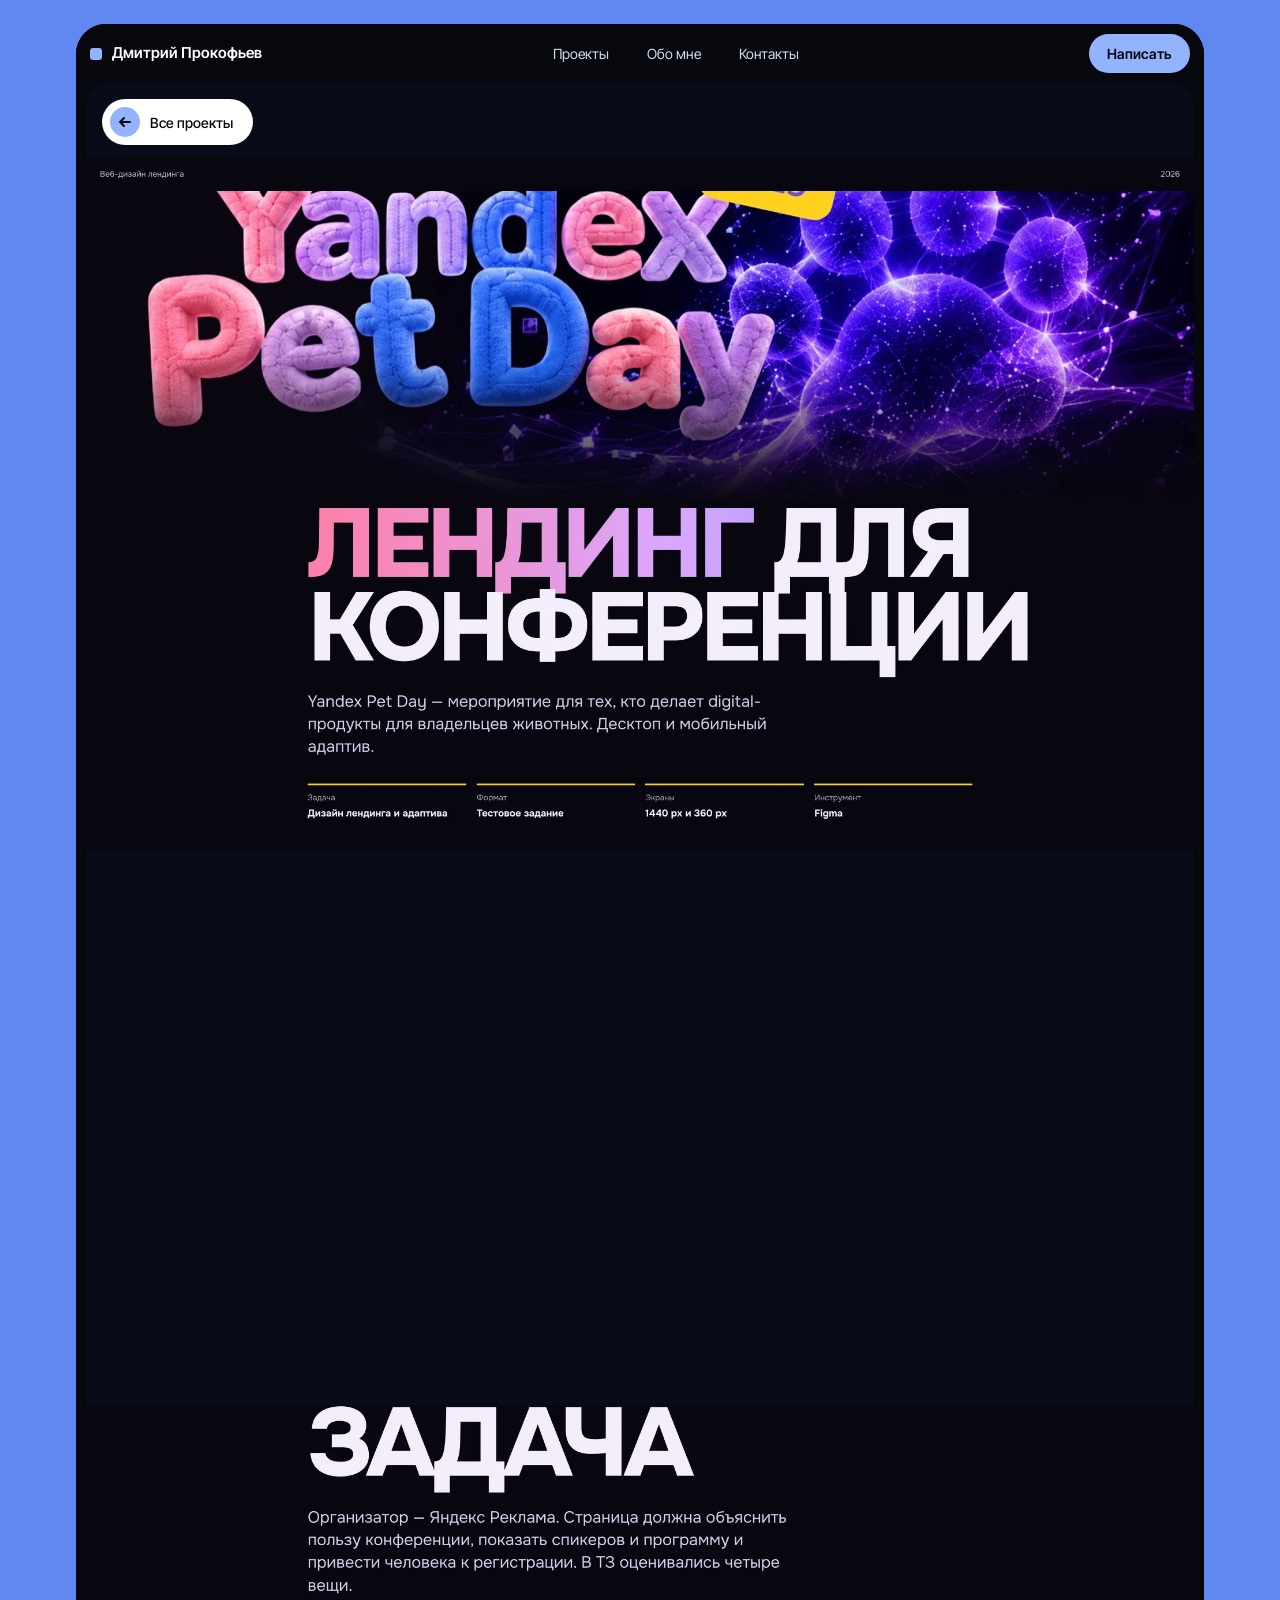
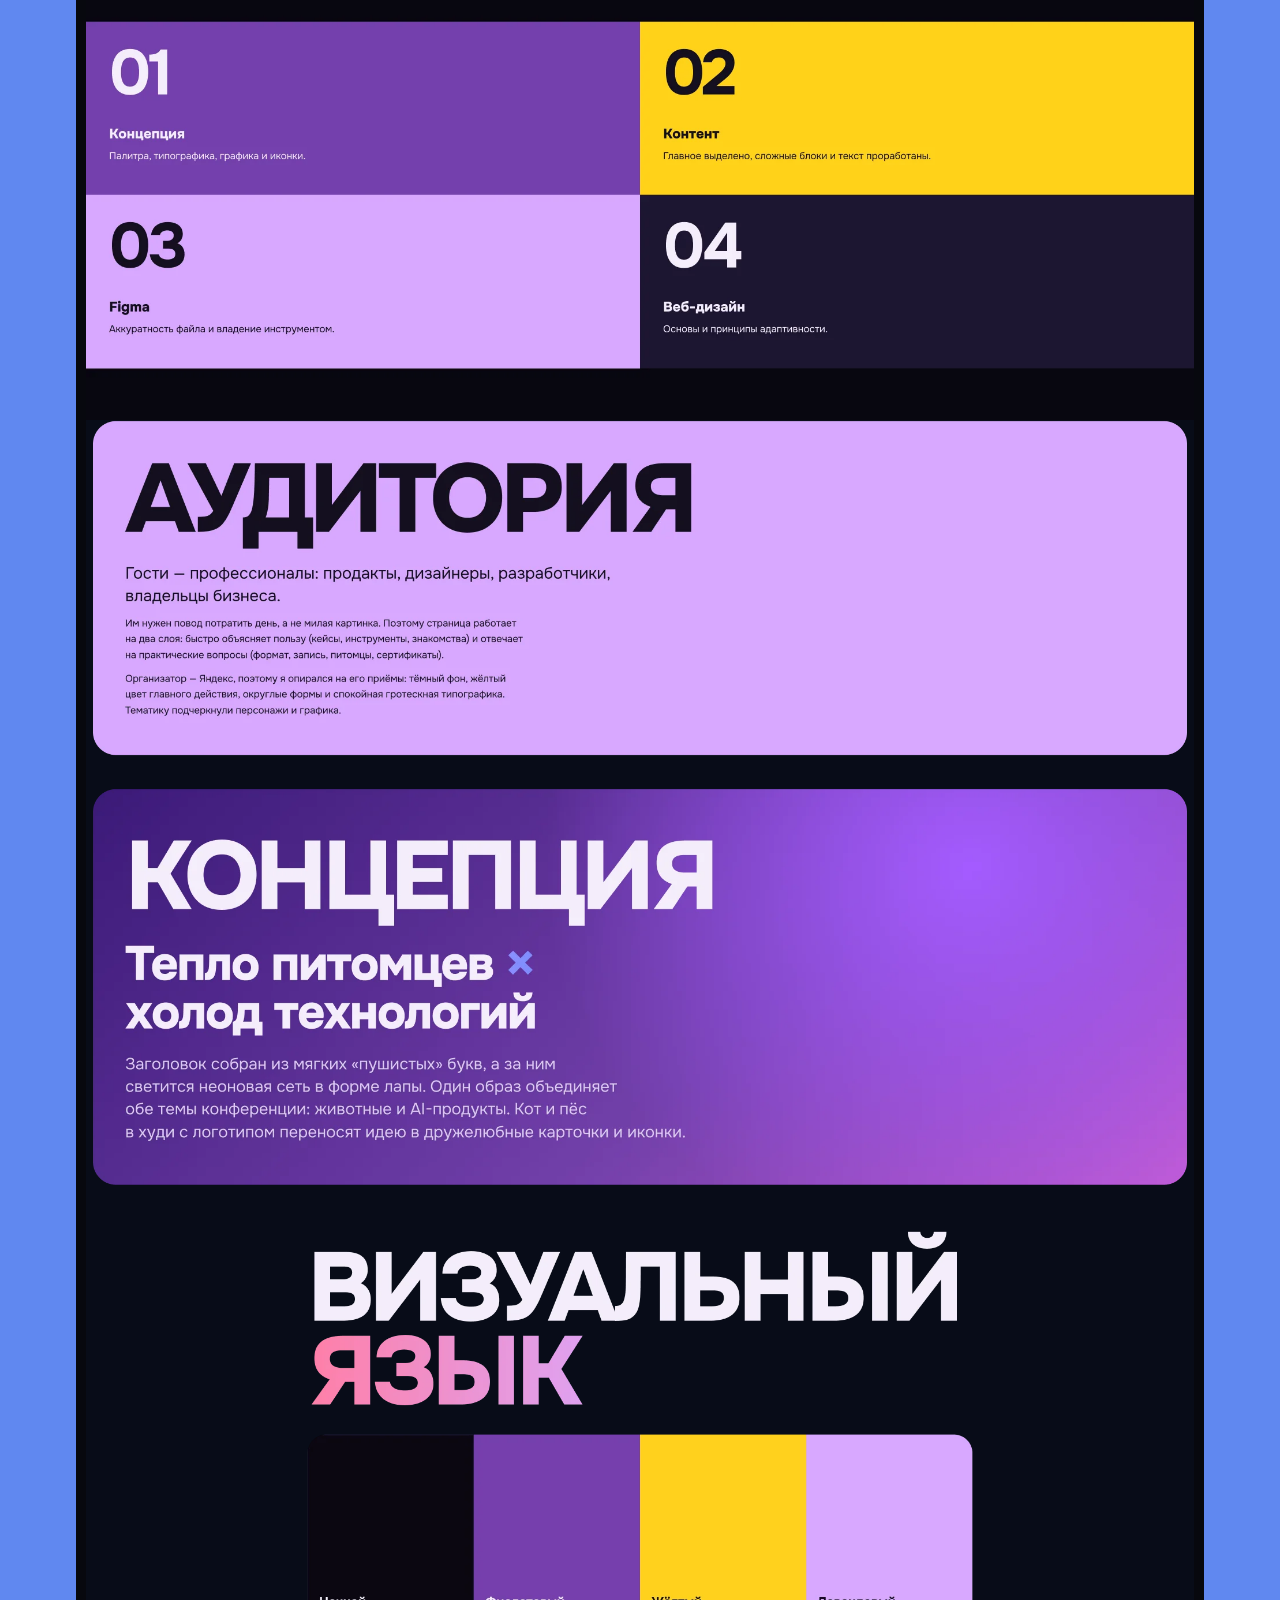
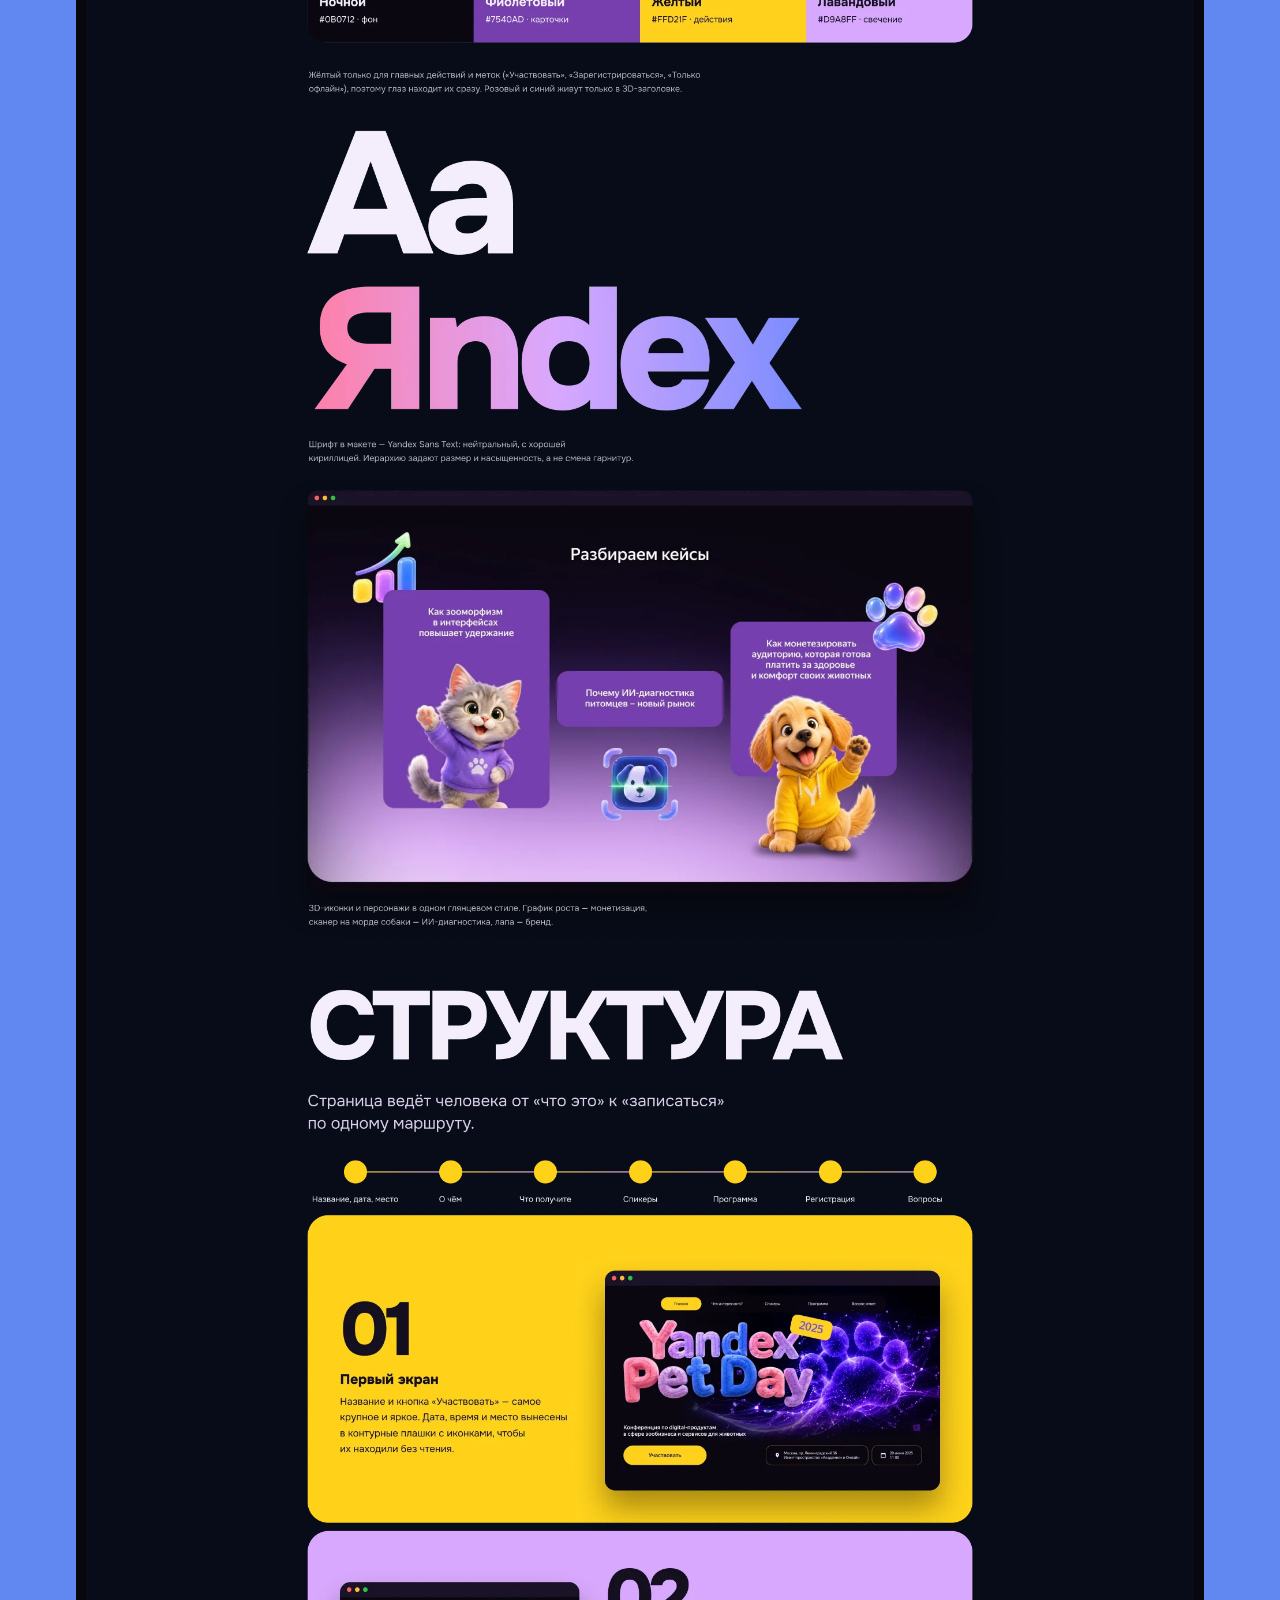
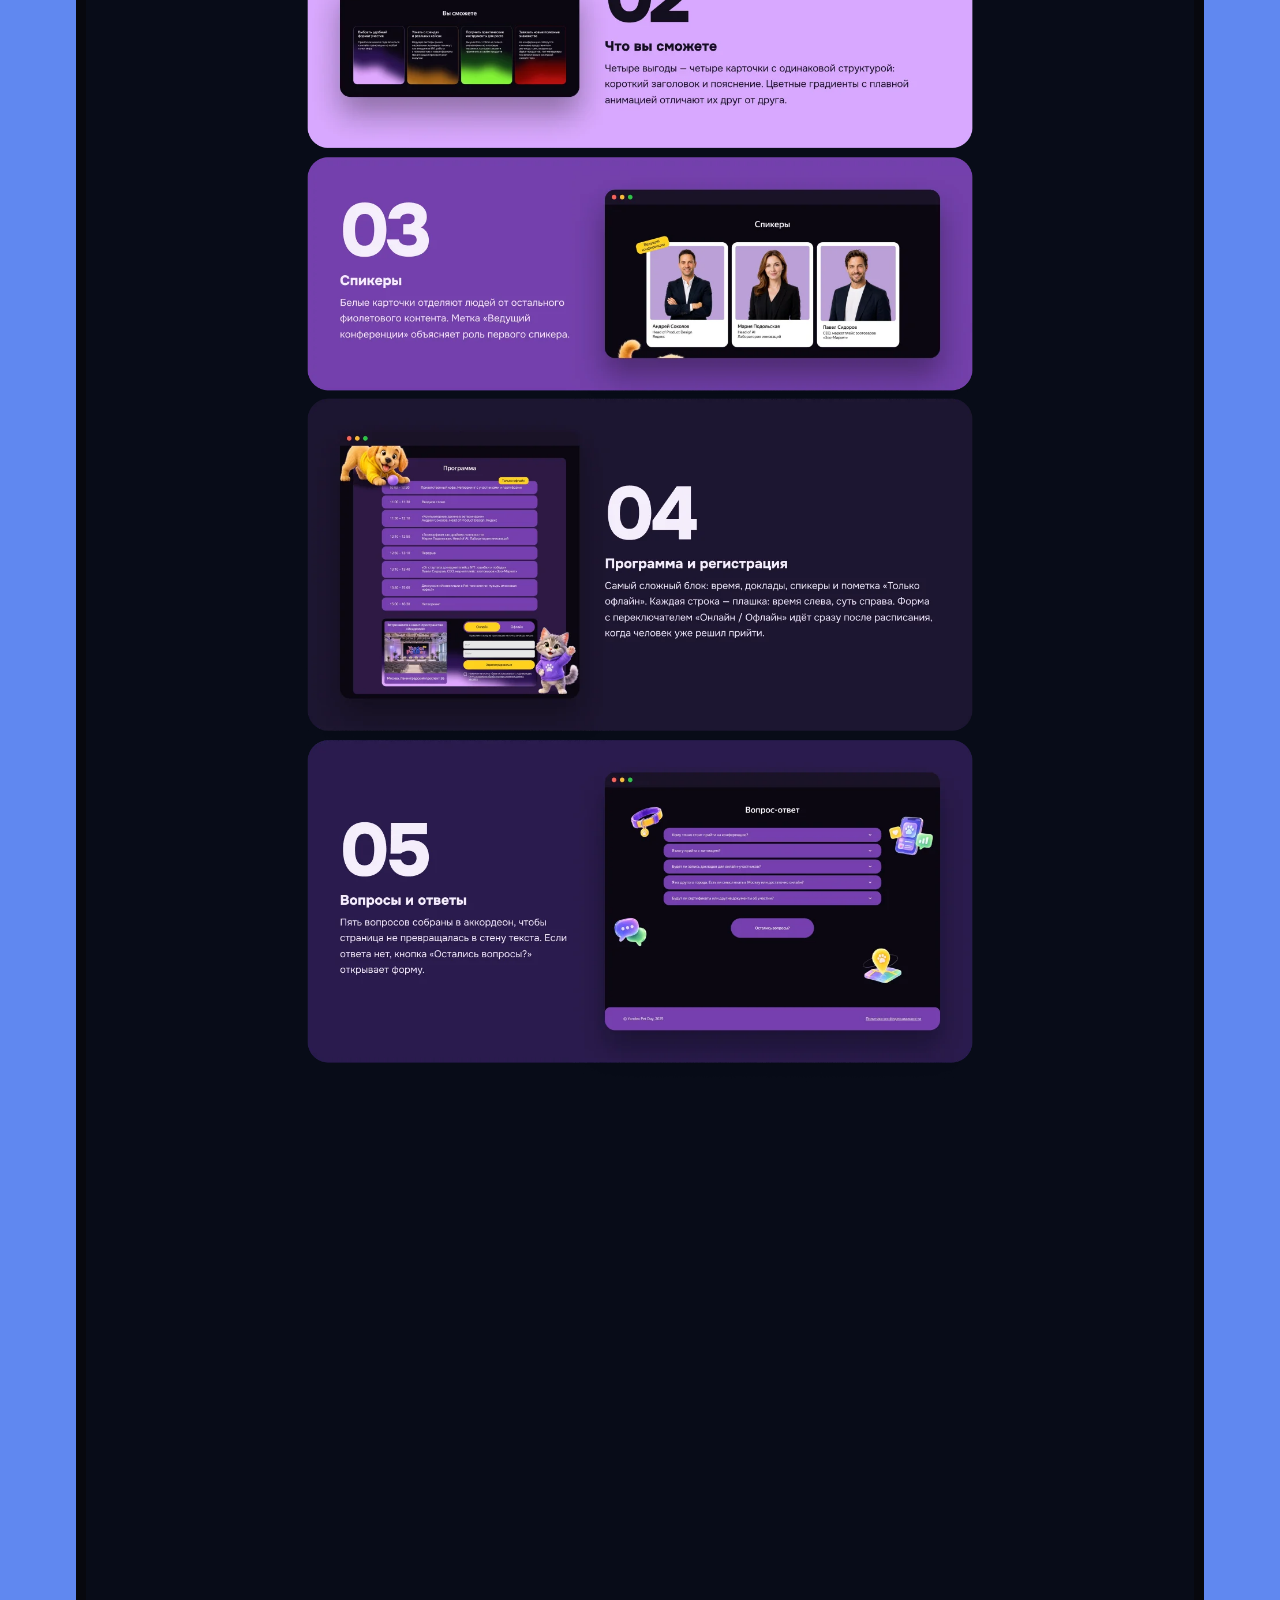
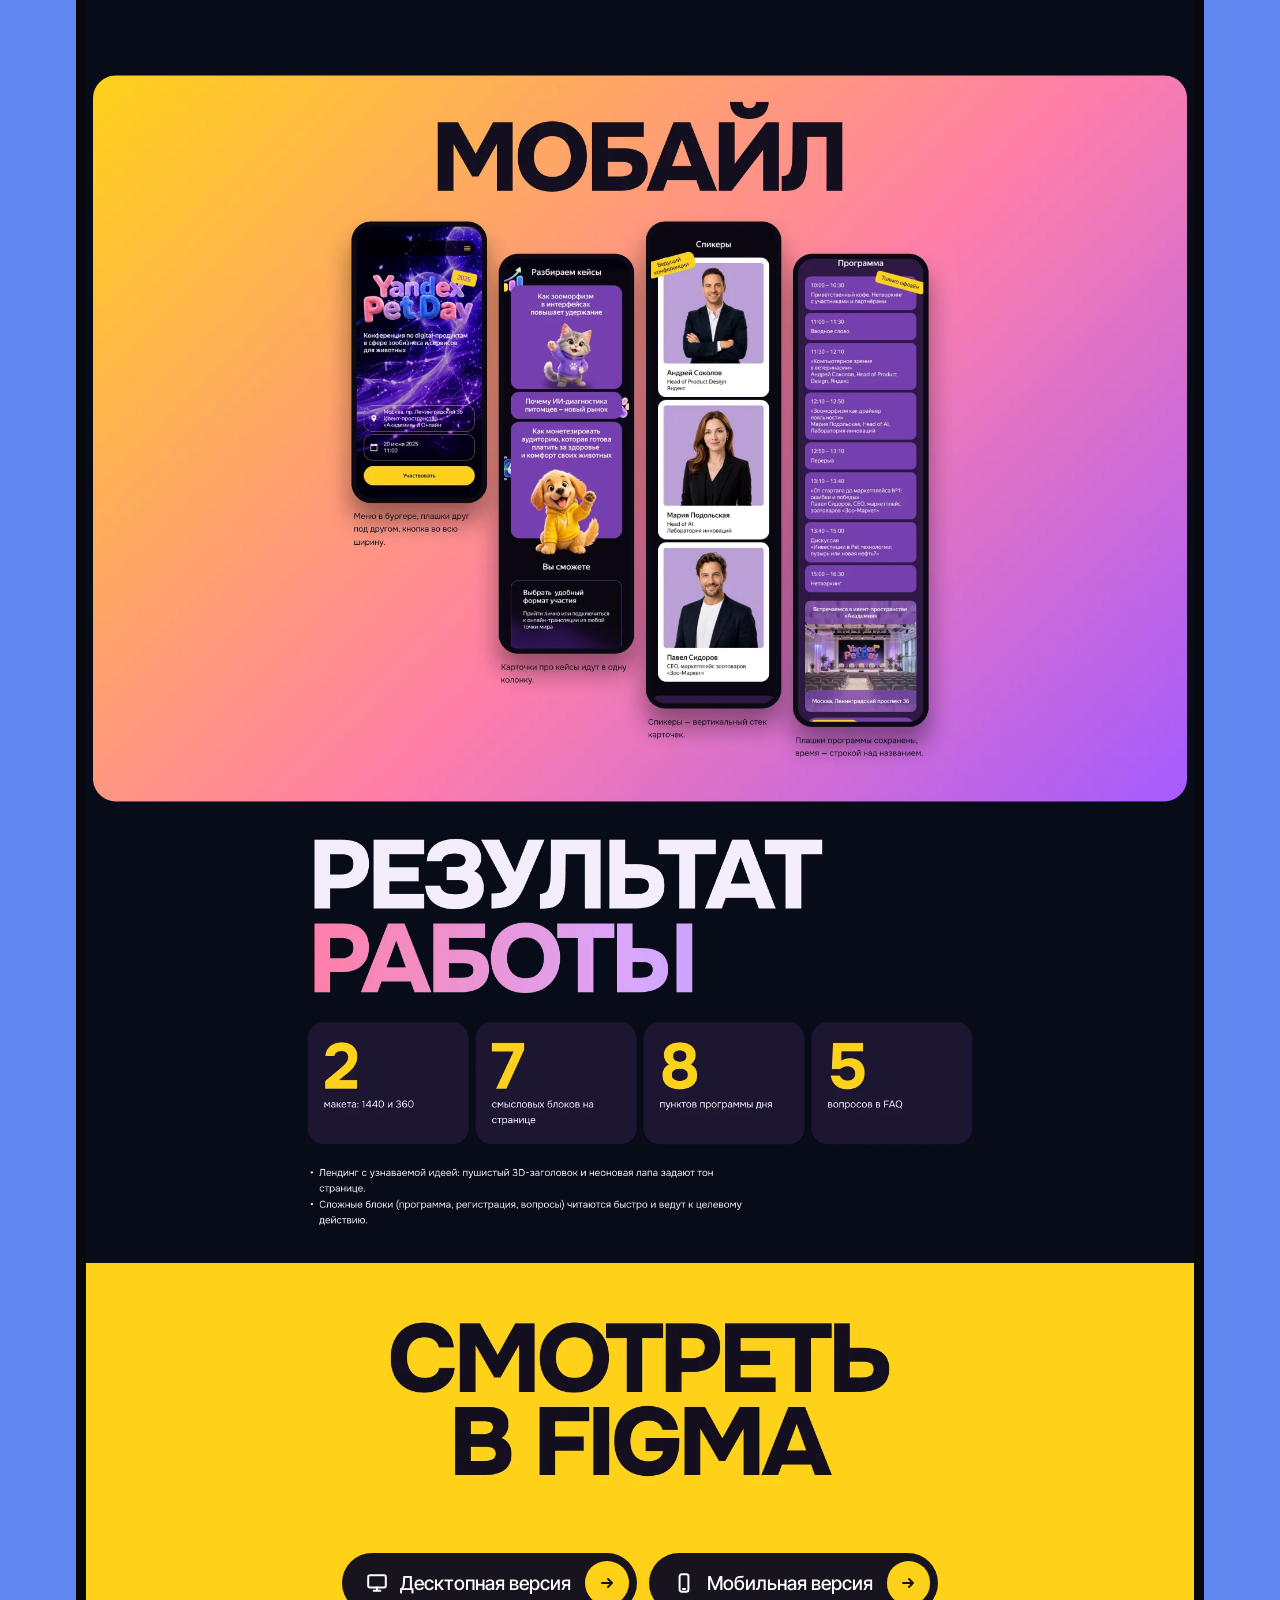
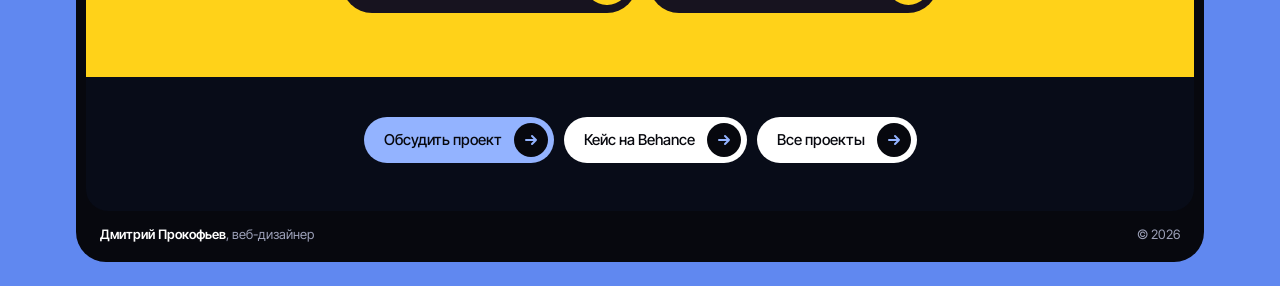
<file: cases/yandex-pet-day.html>
<!DOCTYPE html>
<html lang="ru">
<head>
<meta charset="utf-8">
<meta name="viewport" content="width=device-width, initial-scale=1, viewport-fit=cover">
<title>Yandex Pet Day: лендинг конференции | Дмитрий Прокофьев</title>
<meta name="description" content="Лендинг конференции Yandex Pet Day: структура страницы, визуальный язык, макеты 1440 и 360 в Figma. Кейс UX/UI-дизайна Дмитрия Прокофьева.">
<meta name="author" content="Дмитрий Прокофьев">
<meta name="robots" content="index,follow,max-image-preview:large,max-snippet:-1">
<link rel="canonical" href="https://prokof34-bit.github.io/MyPortfolio/cases/yandex-pet-day.html">
<meta name="theme-color" content="#6088f0">
<link rel="icon" href="../favicon.svg" type="image/svg+xml">
<link rel="icon" href="../favicon-32.png" sizes="32x32" type="image/png">
<link rel="icon" href="../favicon.ico" sizes="any">
<link rel="apple-touch-icon" href="../apple-touch-icon.png">
<link rel="manifest" href="../site.webmanifest">
<meta property="og:type" content="article">
<meta property="og:site_name" content="Дмитрий Прокофьев — портфолио">
<meta property="og:locale" content="ru_RU">
<meta property="og:title" content="Yandex Pet Day: лендинг конференции | Дмитрий Прокофьев">
<meta property="og:description" content="Лендинг конференции Yandex Pet Day: структура страницы, визуальный язык, макеты 1440 и 360 в Figma. Кейс UX/UI-дизайна Дмитрия Прокофьева.">
<meta property="og:url" content="https://prokof34-bit.github.io/MyPortfolio/cases/yandex-pet-day.html">
<meta property="og:image" content="https://prokof34-bit.github.io/MyPortfolio/og/yandex-pet-day.jpg">
<meta property="og:image:width" content="1200">
<meta property="og:image:height" content="630">
<meta property="og:image:alt" content="Обложка кейса: Yandex Pet Day: лендинг конференции">
<meta name="twitter:card" content="summary_large_image">
<meta name="twitter:title" content="Yandex Pet Day: лендинг конференции | Дмитрий Прокофьев">
<meta name="twitter:description" content="Лендинг конференции Yandex Pet Day: структура страницы, визуальный язык, макеты 1440 и 360 в Figma. Кейс UX/UI-дизайна Дмитрия Прокофьева.">
<meta name="twitter:image" content="https://prokof34-bit.github.io/MyPortfolio/og/yandex-pet-day.jpg">
<meta name="twitter:image:alt" content="Обложка кейса: Yandex Pet Day: лендинг конференции">
<script type="application/ld+json">{"@context":"https://schema.org","@graph":[{"@type":"CreativeWork","@id":"https://prokof34-bit.github.io/MyPortfolio/cases/yandex-pet-day.html#work","name":"Yandex Pet Day: лендинг конференции","description":"Лендинг конференции Yandex Pet Day: структура страницы, визуальный язык, макеты 1440 и 360 в Figma. Кейс UX/UI-дизайна Дмитрия Прокофьева.","url":"https://prokof34-bit.github.io/MyPortfolio/cases/yandex-pet-day.html","inLanguage":"ru-RU","image":"https://prokof34-bit.github.io/MyPortfolio/og/yandex-pet-day.jpg","thumbnailUrl":"https://prokof34-bit.github.io/MyPortfolio/og/yandex-pet-day.jpg","author":{"@id":"https://prokof34-bit.github.io/MyPortfolio/#person"},"creator":{"@id":"https://prokof34-bit.github.io/MyPortfolio/#person"},"isPartOf":{"@id":"https://prokof34-bit.github.io/MyPortfolio/#website"},"genre":"Веб-дизайн, UX/UI"},{"@type":"Person","@id":"https://prokof34-bit.github.io/MyPortfolio/#person","name":"Дмитрий Прокофьев","alternateName":"Dmitry Prokofiev","jobTitle":"Веб-дизайнер UX/UI","url":"https://prokof34-bit.github.io/MyPortfolio/","email":"mailto:Prokof24@mail.ru","sameAs":["https://t.me/Prokof24"],"address":{"@type":"PostalAddress","addressLocality":"Санкт-Петербург","addressCountry":"RU"},"knowsAbout":["веб-дизайн","UX/UI дизайн","лендинги","проектирование интерфейсов","прототипирование","информационная архитектура","продуктовая аналитика","Figma"],"knowsLanguage":["ru","en"]},{"@type":"BreadcrumbList","itemListElement":[{"@type":"ListItem","position":1,"name":"Главная","item":"https://prokof34-bit.github.io/MyPortfolio/"},{"@type":"ListItem","position":2,"name":"Проекты","item":"https://prokof34-bit.github.io/MyPortfolio/#projects"},{"@type":"ListItem","position":3,"name":"Yandex Pet Day: лендинг конференции","item":"https://prokof34-bit.github.io/MyPortfolio/cases/yandex-pet-day.html"}]}]}</script>
<link rel="preconnect" href="https://fonts.googleapis.com">
<link rel="preconnect" href="https://fonts.gstatic.com" crossorigin>
<link href="https://fonts.googleapis.com/css2?family=Inter+Tight:wght@400;500;600&family=Playfair+Display:ital,wght@1,500&display=swap" rel="stylesheet">
<link rel="stylesheet" href="../css/style.css">
</head><body class="case">
<div class="frame">
<header class="nav">
  <a class="brand" href="../index.html">Дмитрий Прокофьев</a>
  <ul id="menu"><li><a href="../index.html#projects">Проекты</a></li><li><a href="../index.html#about">Обо мне</a></li><li><a href="../index.html#contacts">Контакты</a></li></ul>
  <a class="nav-cta" href="https://t.me/Prokof24" target="_blank" rel="noopener">Написать</a>
  <button class="burger" type="button" aria-label="Меню" aria-expanded="false" aria-controls="menu"><i></i><i></i><i></i></button>
</header>
<h1 class="sr">Лендинг конференции Yandex Pet Day: кейс — Дмитрий Прокофьев</h1>
<p class="sr">Лендинг конференции Yandex Pet Day: структура страницы, визуальный язык, макеты 1440 и 360 в Figma. Кейс UX/UI-дизайна Дмитрия Прокофьева.</p>
<main class="cs y"><div class="cs-top"><a class="back" href="../index.html#projects"><span class="go"><svg viewBox="0 0 16 16" aria-hidden="true"><path d="M3 8h10M9 4l4 4-4 4"/></svg></span>Все проекты</a></div><div class="stack"><img src="../img/yandex/y01.webp" width="1920" height="1202" alt="Yandex Pet Day: лендинг для конференции"><video class="mq" src="../media/marquee.mp4" autoplay muted loop playsinline preload="auto" aria-hidden="true"></video><img src="../img/yandex/y02.webp" width="1920" height="1066" alt="Задача" loading="lazy"><img src="../img/yandex/y03.webp" width="1920" height="1328" alt="Аудитория и концепция" loading="lazy"><img src="../img/yandex/y04.webp" width="1920" height="926" alt="Визуальный язык" loading="lazy"><img src="../img/yandex/y05.webp" width="1920" height="1406" alt="Шрифт и стиль" loading="lazy"><img src="../img/yandex/y06.webp" width="1920" height="1038" alt="Структура страницы, первый экран" loading="lazy"><img src="../img/yandex/y07.webp" width="1920" height="811" alt="Блоки «Что вы сможете» и «Спикеры»" loading="lazy"><img src="../img/yandex/y08.webp" width="1920" height="1196" alt="Блоки «Программа» и «Вопросы»" loading="lazy"><video class="vid" src="../media/laptop-scroll.mp4" autoplay muted loop playsinline preload="auto" aria-label="Прокрутка страницы лендинга"></video><img src="../img/yandex/y09.webp" width="1920" height="1343" alt="Мобильная версия" loading="lazy"><img src="../img/yandex/y10.webp" width="1920" height="784" alt="Результат работы" loading="lazy"><img src="../img/yandex/fig.webp" width="1920" height="473" alt="Смотреть в Figma" loading="lazy"><div class="fgb"><a class="pill" href="https://www.figma.com/proto/SdNOerfzkYmEcE8yOlLzCX/Yandex-Pet-Day-%25D1%2582%25D0%25B5%25D1%2581%25D1%2582%25D0%25BE%25D0%25B2%25D0%25BE%25D0%25B5-%25D0%25B7%25D0%25B0%25D0%25B4%25D0%25B0%25D0%25BD%25D0%25B8%25D0%25B5?node-id=373-2101&amp;t=DlvpsAWi9rEwI9Ss-1" target="_blank" rel="noopener"><span class="lbl"><svg class="ic" viewBox="0 0 20 20" aria-hidden="true"><rect x="2" y="3" width="16" height="11" rx="1.5"/><path d="M7 17h6M10 14v3"/></svg>Десктопная версия</span><span class="dot"><svg viewBox="0 0 16 16" aria-hidden="true"><path d="M3 8h10M9 4l4 4-4 4"/></svg></span></a><a class="pill" href="https://www.figma.com/proto/SdNOerfzkYmEcE8yOlLzCX/Yandex-Pet-Day-%D1%82%D0%B5%D1%81%D1%82%D0%BE%D0%B2%D0%BE%D0%B5-%D0%B7%D0%B0%D0%B4%D0%B0%D0%BD%D0%B8%D0%B5?node-id=373-2907&amp;viewport=-10065%2C-2740%2C0.6&amp;t=kANkLu8AtpwNKczG-1&amp;scaling=min-zoom&amp;content-scaling=fixed&amp;starting-point-node-id=373%3A2907&amp;page-id=178%3A9923" target="_blank" rel="noopener"><span class="lbl"><svg class="ic" viewBox="0 0 20 20" aria-hidden="true"><rect x="6" y="2" width="8" height="16" rx="2"/><path d="M9 15.5h2"/></svg>Мобильная версия</span><span class="dot"><svg viewBox="0 0 16 16" aria-hidden="true"><path d="M3 8h10M9 4l4 4-4 4"/></svg></span></a></div></div><div class="cs-btns"><a class="pill p" href="../index.html#contacts">Обсудить проект <span class="dot"><svg viewBox="0 0 16 16" aria-hidden="true"><path d="M3 8h10M9 4l4 4-4 4"/></svg></span></a><a class="pill" href="https://www.behance.net/gallery/257328129/Yandex-Pet-Day" target="_blank" rel="noopener">Кейс на Behance <span class="dot"><svg viewBox="0 0 16 16" aria-hidden="true"><path d="M3 8h10M9 4l4 4-4 4"/></svg></span></a><a class="pill" href="../index.html#projects">Все проекты <span class="dot"><svg viewBox="0 0 16 16" aria-hidden="true"><path d="M3 8h10M9 4l4 4-4 4"/></svg></span></a></div></main>
<footer class="foot">
  <span><b>Дмитрий Прокофьев</b>, веб-дизайнер</span>
  <span>© 2026</span>
</footer>
</div>
<a class="fab fab-back" href="../index.html#projects" aria-label="Все проекты" title="Все проекты"><svg viewBox="0 0 16 16" aria-hidden="true"><path d="M13 8H3M7 4L3 8l4 4"/></svg></a>
<button class="fab fab-top" type="button" aria-label="Наверх" title="Наверх"><svg viewBox="0 0 16 16" aria-hidden="true"><path d="M8 13V3M4 7l4-4 4 4"/></svg></button>
<script src="../js/main.js" defer></script>
<script>document.querySelectorAll(".stack video").forEach(function(v){if(!("IntersectionObserver" in window))return;new IntersectionObserver(function(e){e[0].isIntersecting?v.play().catch(function(){}):v.pause()},{threshold:.1}).observe(v)})</script>
</body>
</html>
</file>
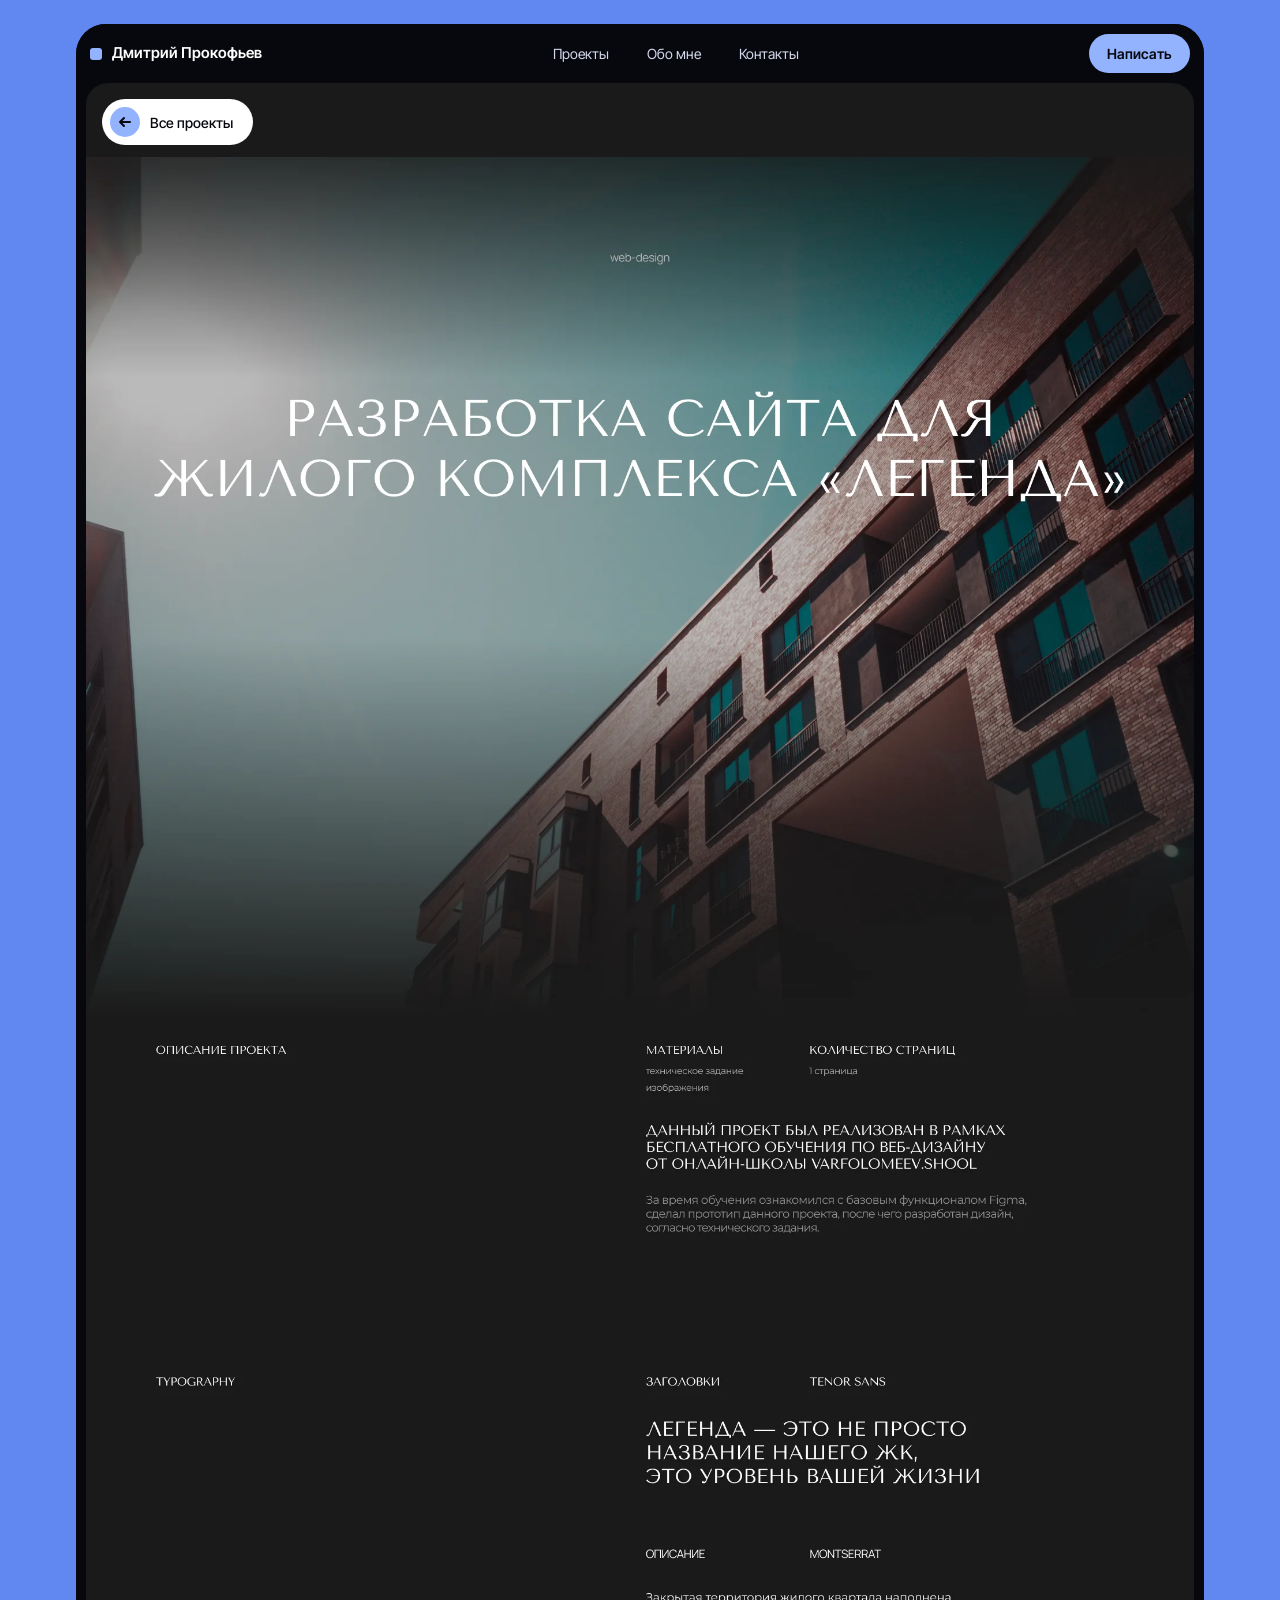
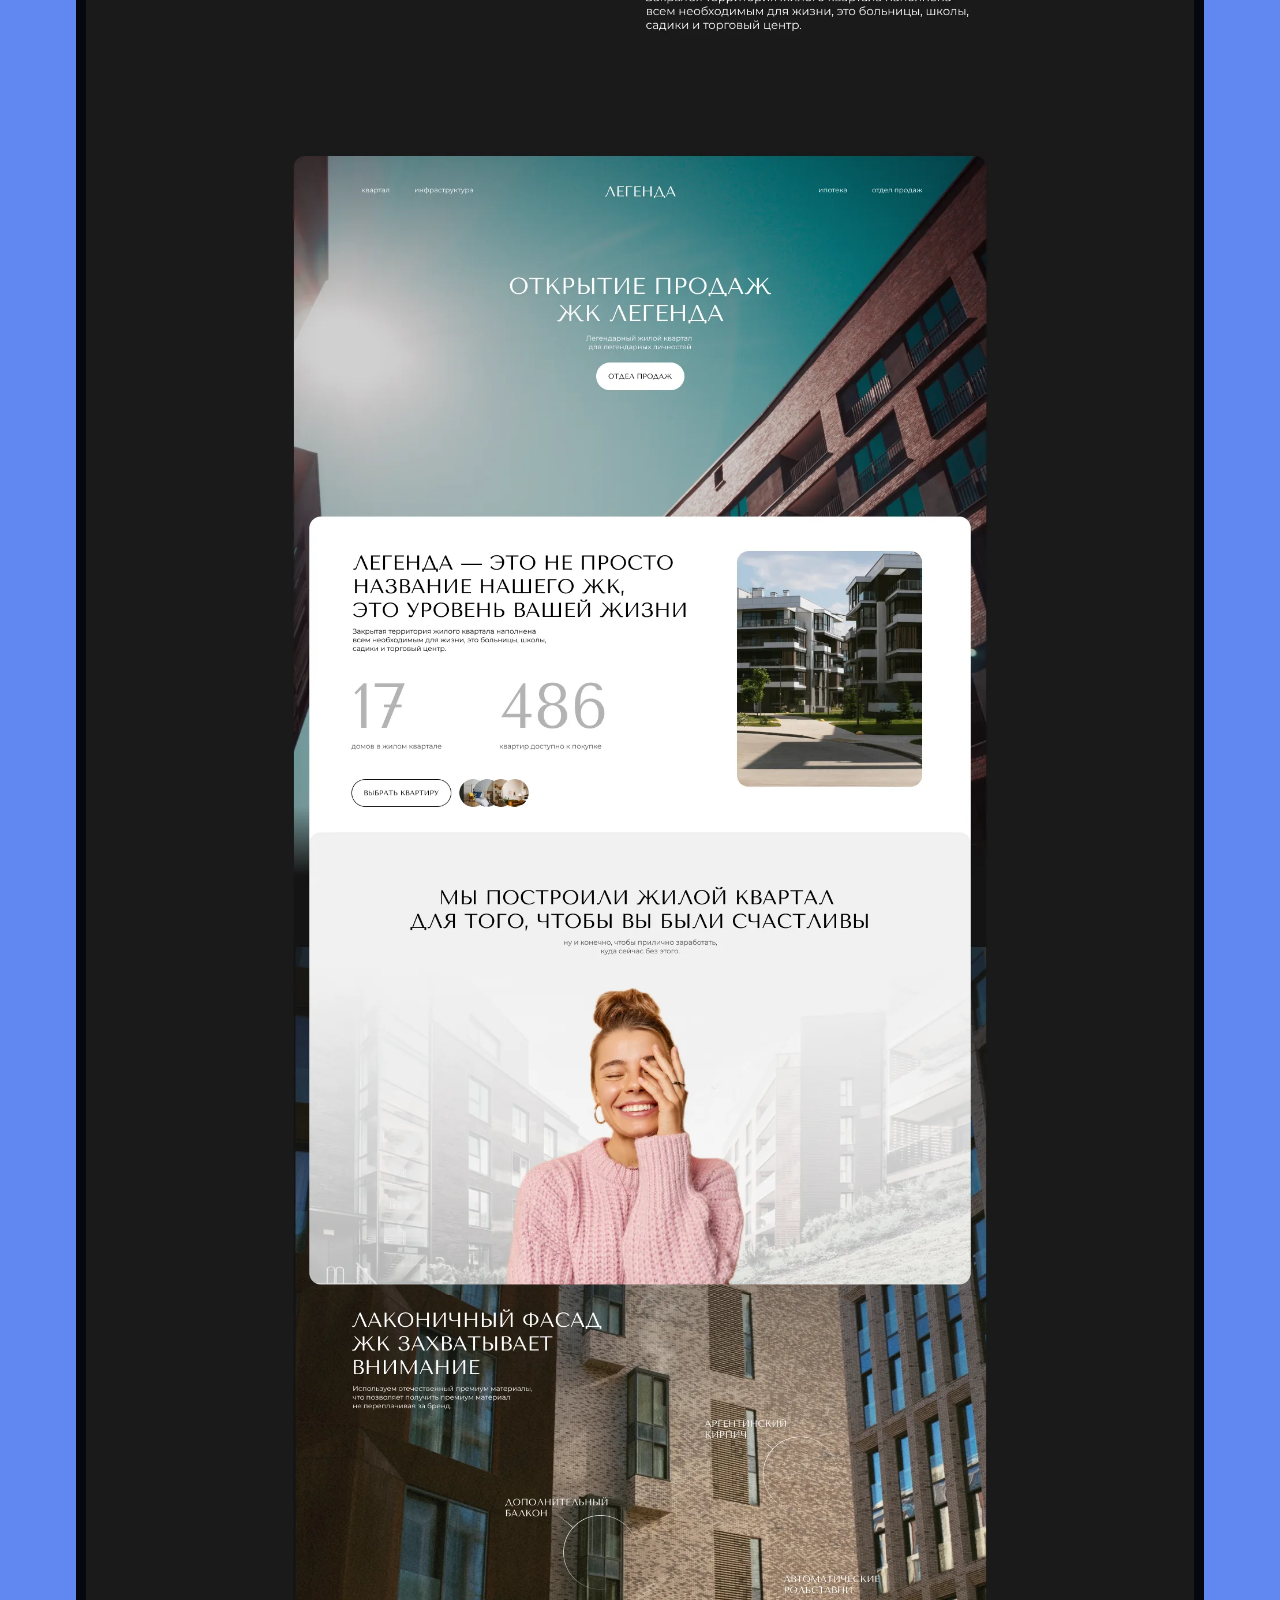
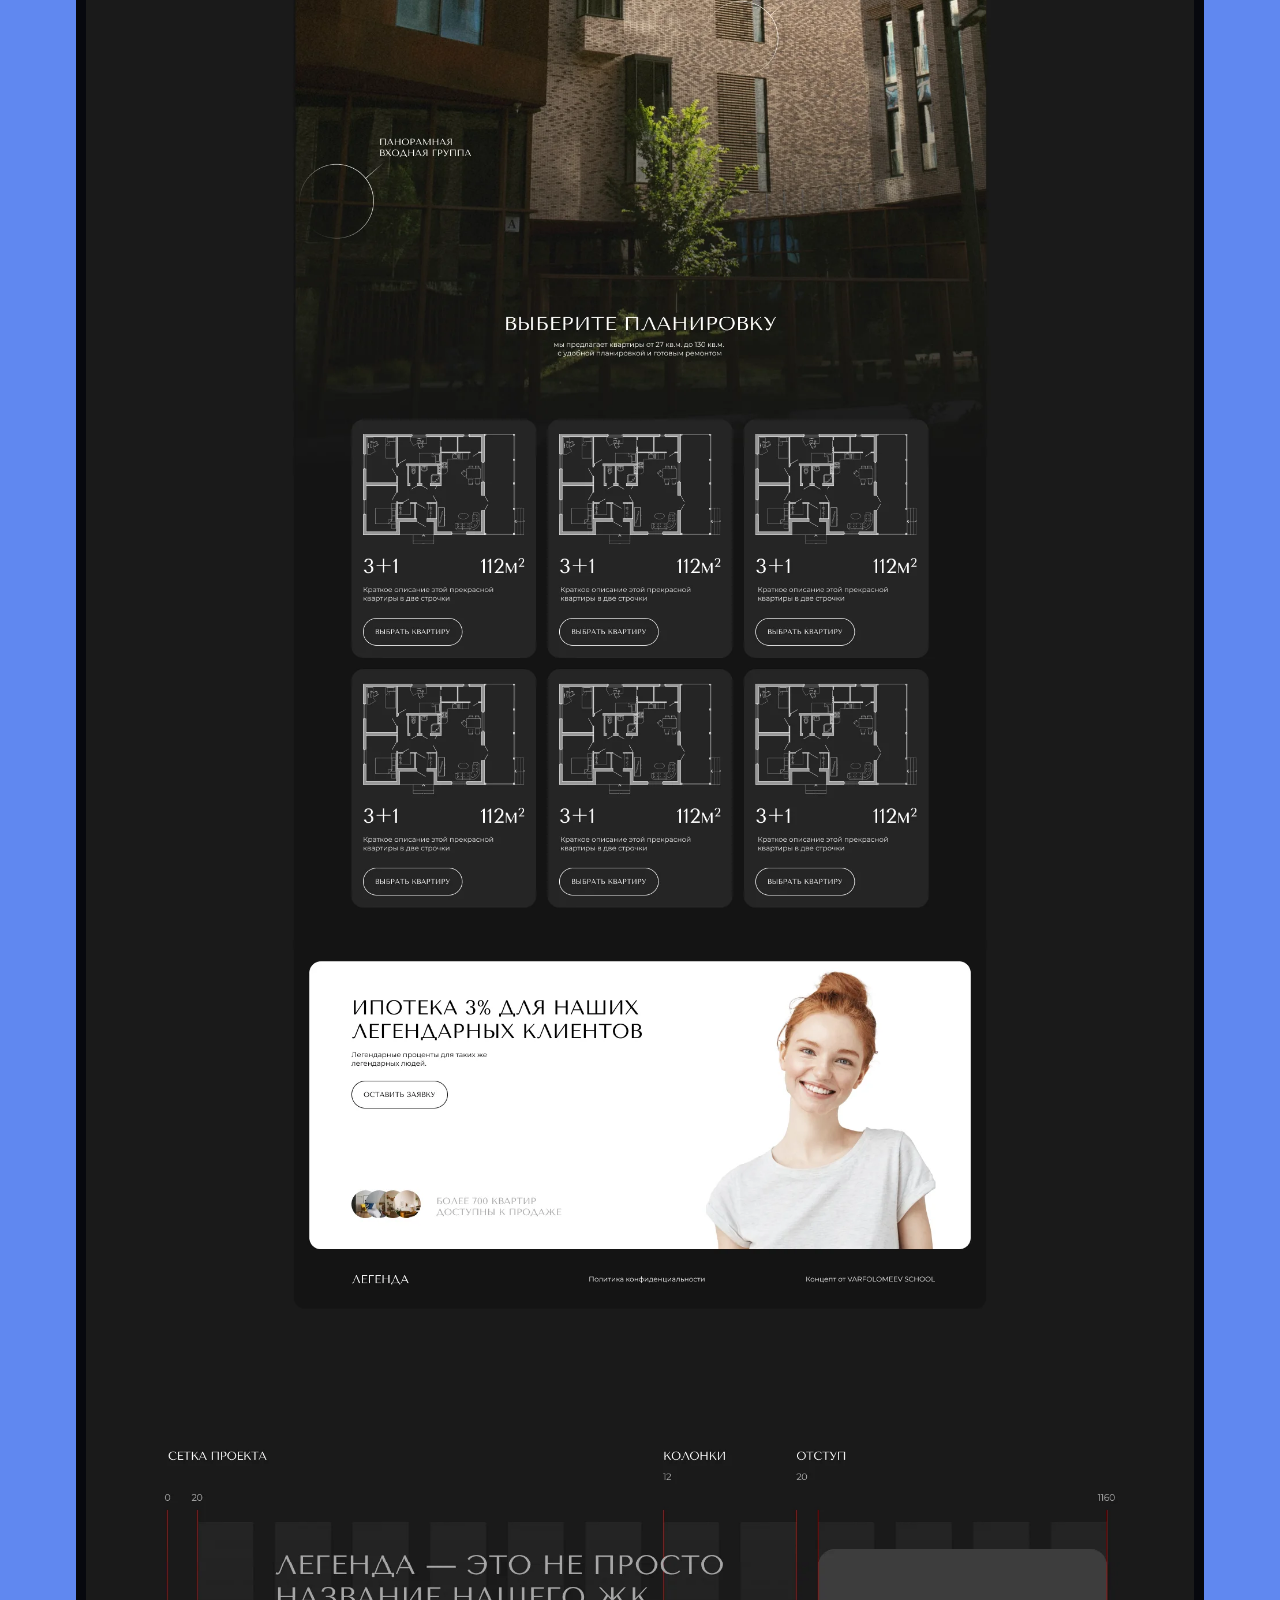
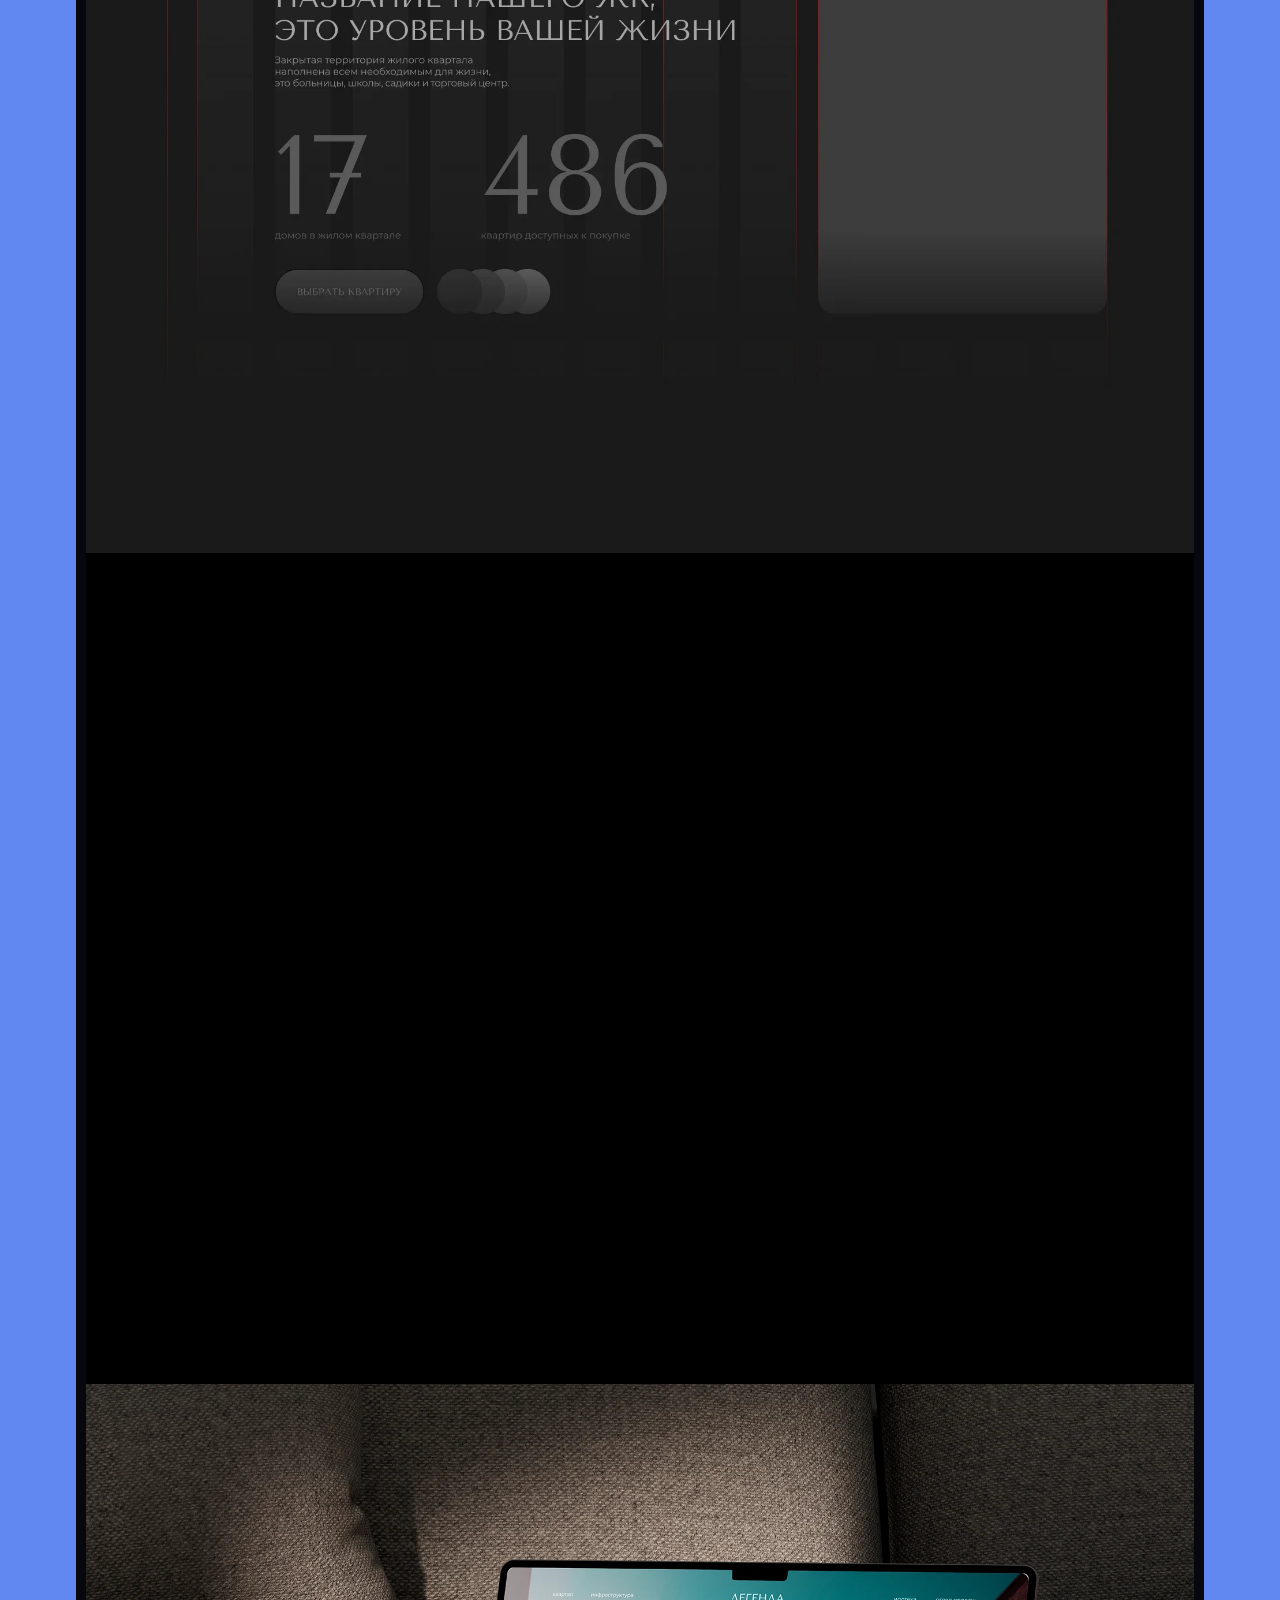
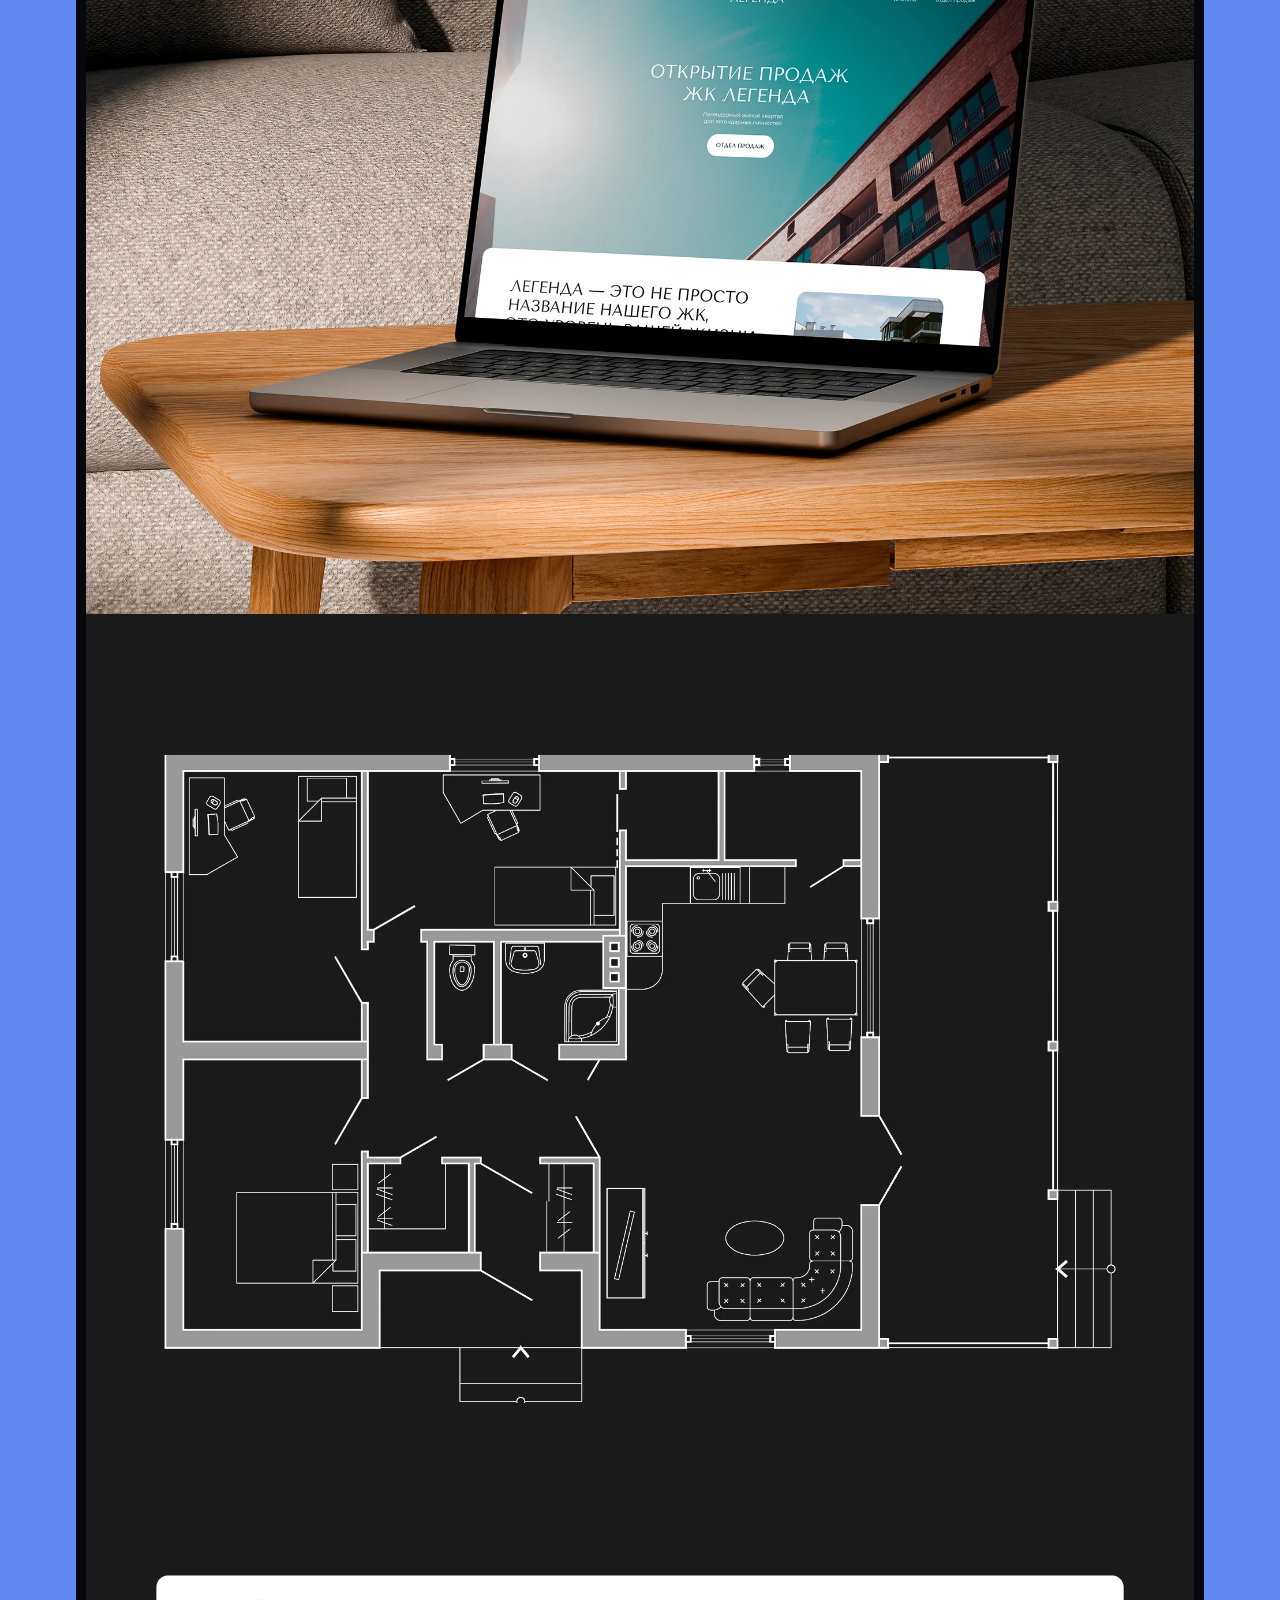
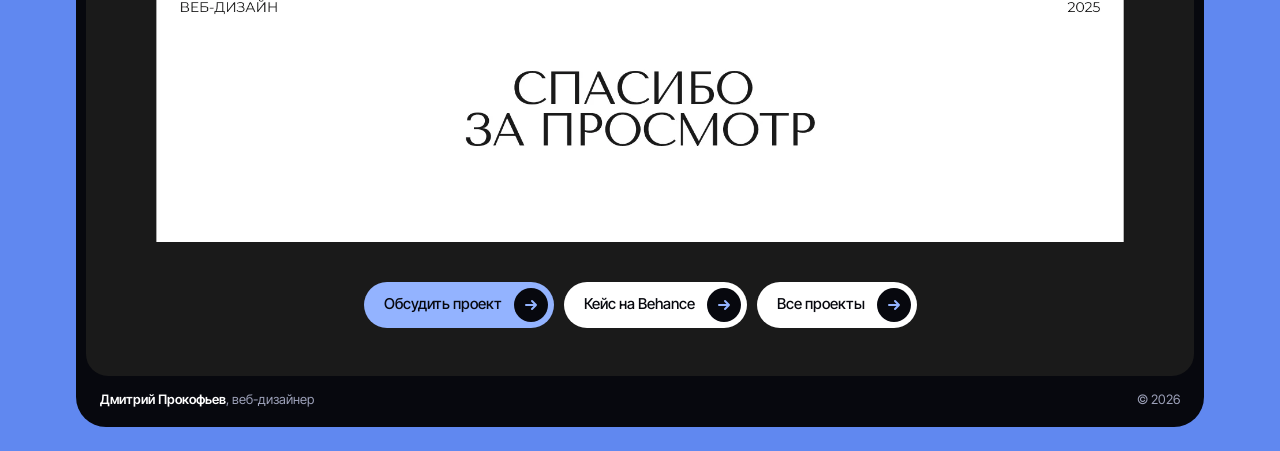
<file: cases/zhk-legenda.html>
<!DOCTYPE html>
<html lang="ru">
<head>
<meta charset="utf-8">
<meta name="viewport" content="width=device-width, initial-scale=1, viewport-fit=cover">
<title>ЖК Легенда: сайт жилого комплекса | Дмитрий Прокофьев</title>
<meta name="description" content="Сайт жилого комплекса «Легенда» для строительной компании: веб-дизайн и интерфейс. Кейс веб-дизайнера Дмитрия Прокофьева.">
<meta name="author" content="Дмитрий Прокофьев">
<meta name="robots" content="index,follow,max-image-preview:large,max-snippet:-1">
<link rel="canonical" href="https://prokof34-bit.github.io/MyPortfolio/cases/zhk-legenda.html">
<meta name="theme-color" content="#6088f0">
<link rel="icon" href="../favicon.svg" type="image/svg+xml">
<link rel="icon" href="../favicon-32.png" sizes="32x32" type="image/png">
<link rel="icon" href="../favicon.ico" sizes="any">
<link rel="apple-touch-icon" href="../apple-touch-icon.png">
<link rel="manifest" href="../site.webmanifest">
<meta property="og:type" content="article">
<meta property="og:site_name" content="Дмитрий Прокофьев — портфолио">
<meta property="og:locale" content="ru_RU">
<meta property="og:title" content="ЖК Легенда: сайт жилого комплекса | Дмитрий Прокофьев">
<meta property="og:description" content="Сайт жилого комплекса «Легенда» для строительной компании: веб-дизайн и интерфейс. Кейс веб-дизайнера Дмитрия Прокофьева.">
<meta property="og:url" content="https://prokof34-bit.github.io/MyPortfolio/cases/zhk-legenda.html">
<meta property="og:image" content="https://prokof34-bit.github.io/MyPortfolio/og/zhk-legenda.jpg">
<meta property="og:image:width" content="1200">
<meta property="og:image:height" content="630">
<meta property="og:image:alt" content="Обложка кейса: ЖК Легенда: сайт жилого комплекса">
<meta name="twitter:card" content="summary_large_image">
<meta name="twitter:title" content="ЖК Легенда: сайт жилого комплекса | Дмитрий Прокофьев">
<meta name="twitter:description" content="Сайт жилого комплекса «Легенда» для строительной компании: веб-дизайн и интерфейс. Кейс веб-дизайнера Дмитрия Прокофьева.">
<meta name="twitter:image" content="https://prokof34-bit.github.io/MyPortfolio/og/zhk-legenda.jpg">
<meta name="twitter:image:alt" content="Обложка кейса: ЖК Легенда: сайт жилого комплекса">
<script type="application/ld+json">{"@context":"https://schema.org","@graph":[{"@type":"CreativeWork","@id":"https://prokof34-bit.github.io/MyPortfolio/cases/zhk-legenda.html#work","name":"ЖК Легенда: сайт жилого комплекса","description":"Сайт жилого комплекса «Легенда» для строительной компании: веб-дизайн и интерфейс. Кейс веб-дизайнера Дмитрия Прокофьева.","url":"https://prokof34-bit.github.io/MyPortfolio/cases/zhk-legenda.html","inLanguage":"ru-RU","image":"https://prokof34-bit.github.io/MyPortfolio/og/zhk-legenda.jpg","thumbnailUrl":"https://prokof34-bit.github.io/MyPortfolio/og/zhk-legenda.jpg","author":{"@id":"https://prokof34-bit.github.io/MyPortfolio/#person"},"creator":{"@id":"https://prokof34-bit.github.io/MyPortfolio/#person"},"isPartOf":{"@id":"https://prokof34-bit.github.io/MyPortfolio/#website"},"genre":"Веб-дизайн, UX/UI"},{"@type":"Person","@id":"https://prokof34-bit.github.io/MyPortfolio/#person","name":"Дмитрий Прокофьев","alternateName":"Dmitry Prokofiev","jobTitle":"Веб-дизайнер UX/UI","url":"https://prokof34-bit.github.io/MyPortfolio/","email":"mailto:Prokof24@mail.ru","sameAs":["https://t.me/Prokof24"],"address":{"@type":"PostalAddress","addressLocality":"Санкт-Петербург","addressCountry":"RU"},"knowsAbout":["веб-дизайн","UX/UI дизайн","лендинги","проектирование интерфейсов","прототипирование","информационная архитектура","продуктовая аналитика","Figma"],"knowsLanguage":["ru","en"]},{"@type":"BreadcrumbList","itemListElement":[{"@type":"ListItem","position":1,"name":"Главная","item":"https://prokof34-bit.github.io/MyPortfolio/"},{"@type":"ListItem","position":2,"name":"Проекты","item":"https://prokof34-bit.github.io/MyPortfolio/#projects"},{"@type":"ListItem","position":3,"name":"ЖК Легенда: сайт жилого комплекса","item":"https://prokof34-bit.github.io/MyPortfolio/cases/zhk-legenda.html"}]}]}</script>
<link rel="preconnect" href="https://fonts.googleapis.com">
<link rel="preconnect" href="https://fonts.gstatic.com" crossorigin>
<link href="https://fonts.googleapis.com/css2?family=Inter+Tight:wght@400;500;600&family=Playfair+Display:ital,wght@1,500&display=swap" rel="stylesheet">
<link rel="stylesheet" href="../css/style.css">
</head><body class="case">
<div class="frame">
<header class="nav">
  <a class="brand" href="../index.html">Дмитрий Прокофьев</a>
  <ul id="menu"><li><a href="../index.html#projects">Проекты</a></li><li><a href="../index.html#about">Обо мне</a></li><li><a href="../index.html#contacts">Контакты</a></li></ul>
  <a class="nav-cta" href="https://t.me/Prokof24" target="_blank" rel="noopener">Написать</a>
  <button class="burger" type="button" aria-label="Меню" aria-expanded="false" aria-controls="menu"><i></i><i></i><i></i></button>
</header>
<h1 class="sr">Сайт жилого комплекса «Легенда»: кейс — Дмитрий Прокофьев</h1>
<p class="sr">Сайт жилого комплекса «Легенда» для строительной компании: веб-дизайн и интерфейс. Кейс веб-дизайнера Дмитрия Прокофьева.</p>
<main class="cs" style="background:#1a1a1a"><div class="cs-top"><a class="back" href="../index.html#projects"><span class="go"><svg viewBox="0 0 16 16" aria-hidden="true"><path d="M3 8h10M9 4l4 4-4 4"/></svg></span>Все проекты</a></div><div class="stack"><img src="../img/zhk-legenda/01.webp" width="1920" height="1505" alt="ЖК Легенда: экран 1"><img src="../img/zhk-legenda/02.webp" width="1920" height="1087" alt="ЖК Легенда: экран 2" loading="lazy"><img src="../img/zhk-legenda/03.webp" width="1920" height="1080" alt="ЖК Легенда: экран 3" loading="lazy"><img src="../img/zhk-legenda/04.webp" width="1920" height="1080" alt="ЖК Легенда: экран 4" loading="lazy"><img src="../img/zhk-legenda/05.webp" width="1920" height="1080" alt="ЖК Легенда: экран 5" loading="lazy"><img src="../img/zhk-legenda/06.webp" width="1920" height="1080" alt="ЖК Легенда: экран 6" loading="lazy"><img src="../img/zhk-legenda/07.webp" width="1920" height="1080" alt="ЖК Легенда: экран 7" loading="lazy"><img src="../img/zhk-legenda/08.webp" width="1920" height="1024" alt="ЖК Легенда: экран 8" loading="lazy"><div class="emb"><iframe src="https://kinescope.io/embed/efpHx6fXiRudvrPxaFwNMd" allow="autoplay; fullscreen; picture-in-picture; encrypted-media; gyroscope; accelerometer; clipboard-write; screen-wake-lock;" frameborder="0" allowfullscreen loading="lazy" title="Видео: сайт ЖК Легенда"></iframe></div><img src="../img/zhk-legenda/09.webp" width="1920" height="1440" alt="ЖК Легенда: экран 9" loading="lazy"><img src="../img/zhk-legenda/10.webp" width="1920" height="1380" alt="ЖК Легенда: экран 10" loading="lazy"><img src="../img/zhk-legenda/11.webp" width="1920" height="749" alt="ЖК Легенда: экран 11" loading="lazy"></div><div class="cs-btns"><a class="pill p" href="../index.html#contacts">Обсудить проект <span class="dot"><svg viewBox="0 0 16 16" aria-hidden="true"><path d="M3 8h10M9 4l4 4-4 4"/></svg></span></a><a class="pill" href="https://www.behance.net/gallery/257416741/zhk-legenda" target="_blank" rel="noopener">Кейс на Behance <span class="dot"><svg viewBox="0 0 16 16" aria-hidden="true"><path d="M3 8h10M9 4l4 4-4 4"/></svg></span></a><a class="pill" href="../index.html#projects">Все проекты <span class="dot"><svg viewBox="0 0 16 16" aria-hidden="true"><path d="M3 8h10M9 4l4 4-4 4"/></svg></span></a></div></main>
<footer class="foot">
  <span><b>Дмитрий Прокофьев</b>, веб-дизайнер</span>
  <span>© 2026</span>
</footer>
</div>
<a class="fab fab-back" href="../index.html#projects" aria-label="Все проекты" title="Все проекты"><svg viewBox="0 0 16 16" aria-hidden="true"><path d="M13 8H3M7 4L3 8l4 4"/></svg></a>
<button class="fab fab-top" type="button" aria-label="Наверх" title="Наверх"><svg viewBox="0 0 16 16" aria-hidden="true"><path d="M8 13V3M4 7l4-4 4 4"/></svg></button>
<script src="../js/main.js" defer></script>
</body>
</html>
</file>
<file: css/style.css>
/* Палитра: структура референса (Behance), цвета переведены в синий */
:root{
  --bg:#6088f0;      /* фон страницы: темнее акцентных карточек */
  --cream:#ffffff;   /* основные карточки */
  --accent:#93b3ff;  /* акцентные карточки */
  --black:#07080e;   /* рамка и вкладки */
  --ink:#07080e;
  --mute:#4a4f6b;
  --r-frame:30px;--r-card:22px;--r-in:16px;--gap:10px;
  --pad:clamp(10px,2vw,24px);
  --fs:'Inter Tight','Helvetica Neue',Arial,sans-serif;
  --fi:'Playfair Display','Times New Roman',serif;
  box-sizing:border-box;
}
*,*::before,*::after{box-sizing:inherit}
html{scroll-behavior:smooth;scroll-padding-top:84px}
body{margin:0;background:var(--bg);color:var(--ink);font:400 16px/1.5 var(--fs);-webkit-font-smoothing:antialiased;overflow-x:hidden;
  padding:var(--pad) var(--pad) calc(var(--pad) + env(safe-area-inset-bottom,0px));padding-top:calc(var(--pad) + env(safe-area-inset-top,0px))}
a{color:inherit;text-decoration:none}
img{display:block;max-width:100%}
:focus-visible{outline:3px solid #fff;outline-offset:3px}
.card :focus-visible,.pill:focus-visible{outline-color:var(--black)}
h1,h2,h3,p{margin:0}
h1,h2,h3{font-weight:600;text-transform:uppercase;letter-spacing:-.012em;word-spacing:.1em;line-height:.94}
i,em{font-family:var(--fi);font-style:italic;font-weight:500;text-transform:none;letter-spacing:-.01em}

/* рамка */
.frame{max-width:1360px;margin:0 auto;background:var(--black);border-radius:var(--r-frame);padding:var(--gap);color:#fff}

/* шапка */
.nav{position:sticky;top:0;z-index:20;display:flex;align-items:center;justify-content:space-between;gap:16px;
  padding:10px 14px;margin:-10px -10px 0;background:var(--black);border-radius:var(--r-frame) var(--r-frame) 0 0}
.brand{display:flex;align-items:center;gap:10px;font-weight:600;font-size:15px;letter-spacing:0}
.brand::before{content:"";width:12px;height:12px;background:var(--accent);border-radius:3px}
.nav ul{display:flex;gap:6px;list-style:none;margin:0;padding:0}
.nav ul a{display:block;padding:8px 16px;border-radius:99px;font-size:14px;color:#d3d7ea;transition:background .2s,color .2s}
.nav ul a:hover{background:var(--accent);color:var(--ink)}
.nav .where{font-size:13px;color:#9ca0b8}
.burger{display:none;width:44px;height:44px;border:0;border-radius:99px;background:var(--accent);cursor:pointer;padding:0;flex-direction:column;align-items:center;justify-content:center;gap:5px}
.burger i{display:block;width:18px;height:2px;background:var(--ink);border-radius:2px;transition:transform .25s,opacity .2s}
.nav.open .burger i:nth-child(1){transform:translateY(7px) rotate(45deg)}
.nav.open .burger i:nth-child(2){opacity:0}
.nav.open .burger i:nth-child(3){transform:translateY(-7px) rotate(-45deg)}

/* бенто-сетка */
.bento{display:grid;grid-template-columns:repeat(12,1fr);gap:var(--gap);grid-auto-flow:dense}
.card{position:relative;background:var(--cream);color:var(--ink);border-radius:var(--r-card);padding:clamp(20px,2.4vw,34px);display:flex;flex-direction:column;min-width:0;overflow:hidden}
.card.accent{background:var(--accent)}
.c4{grid-column:span 4}.c5{grid-column:span 5}.c7{grid-column:span 7}.c8{grid-column:span 8}.c12{grid-column:span 12}
.c3{grid-column:span 3}.c6{grid-column:span 6}
.r2{grid-row:span 2}
.sp{grid-column:1/-1;height:8px}
p{text-wrap:pretty}

/* вкладка в углу карточки */
.tab{position:absolute;top:0;right:clamp(52px,5.4vw,76px);padding:7px 16px 9px;background:var(--black);color:#fff;font-size:12px;font-weight:500;border-radius:0 0 14px 14px;z-index:2}
.tab::before,.tab::after{content:"";position:absolute;top:0;width:14px;height:14px}
.tab::before{left:-14px;background:radial-gradient(circle at 0 100%,transparent 13.5px,var(--black) 14px)}
.tab::after{right:-14px;background:radial-gradient(circle at 100% 100%,transparent 13.5px,var(--black) 14px)}

/* кнопки */
.pill{display:inline-flex;align-items:center;gap:12px;padding:6px 6px 6px 20px;border-radius:99px;background:var(--black);color:#fff;font-weight:500;font-size:15px;transition:background .2s,color .2s;align-self:flex-start}
.pill .dot{display:grid;place-items:center;width:34px;height:34px;border-radius:50%;background:var(--accent);color:var(--ink);transition:transform .25s}
.pill:hover .dot{transform:rotate(-45deg)}
.card.accent .pill{background:var(--black)}
.dot svg,.go svg{width:16px;height:16px;fill:none;stroke:currentColor;stroke-width:2;stroke-linecap:round;stroke-linejoin:round}

/* hero */
.hero{min-height:clamp(420px,52vw,640px);justify-content:space-between;padding-top:clamp(40px,4.5vw,64px)}
.hero h1{font-size:clamp(46px,9.2vw,138px);line-height:.88}
.hero h1 i{display:block;font-size:.86em;line-height:1;margin-bottom:.02em}
.hero .low{display:flex;flex-wrap:wrap;align-items:flex-end;justify-content:space-between;gap:20px;border-top:1px solid rgba(7,8,14,.35);padding-top:20px;margin-top:28px}
.hero .low p{max-width:30em;font-size:clamp(15px,1.5vw,18px);line-height:1.4}
.photo-card{padding:0;min-height:260px}
.photo-card img{width:100%;height:100%;object-fit:cover;flex:1}
.photo-card figcaption,.photo-card .cap{position:absolute;left:12px;bottom:12px;right:12px;display:flex;justify-content:space-between;align-items:center;gap:10px;padding:8px 8px 8px 16px;background:var(--cream);border-radius:99px;font-size:14px;font-weight:500}
.go{display:grid;place-items:center;flex:none;width:34px;height:34px;border-radius:50%;background:var(--accent);color:var(--ink);transition:transform .25s}
a:hover>.go,a:hover .go{transform:rotate(-45deg)}
.big{font:600 clamp(64px,9vw,128px)/.85 var(--fs);letter-spacing:-.025em}
.stat{justify-content:space-between;min-height:240px}
.stat p{font-size:15px;line-height:1.35;max-width:16em}
.stat .big+p{margin-top:16px}

/* проекты */
.ph{justify-content:space-between;min-height:240px}
.ph h2{font-size:clamp(40px,4.6vw,66px)}
.ph p{font-size:15px;max-width:15em;line-height:1.35}
.proj{padding:10px;gap:0}
.proj .shot{position:relative;flex:1 1 auto;border-radius:var(--r-in);overflow:hidden;background:#e6edff}
.proj .shot img{position:absolute;inset:0;width:100%;height:100%;object-fit:cover;transition:transform .5s cubic-bezier(.2,.7,.2,1)}
.proj:hover .shot img,.proj:focus-visible .shot img{transform:scale(1.04)}
.proj .in{display:flex;align-items:center;justify-content:space-between;gap:16px;padding:16px 10px 8px}
.proj h3{font-size:clamp(20px,2vw,28px)}
.proj p{margin-top:6px;font-size:14px;line-height:1.35;color:var(--mute);max-width:26em}
.proj.accent p{color:#14246b}

/* обо мне */
.about h2{font-size:clamp(40px,6vw,88px);margin:clamp(24px,3vw,48px) 0 clamp(18px,2vw,28px)}
.about h2 i{font-size:.92em}
.about p{font-size:clamp(16px,1.6vw,20px);line-height:1.4;max-width:34em;margin-bottom:28px}
.about .pill{margin-top:auto}
.ava{justify-content:space-between;background:var(--cream);min-height:280px}
.ava .ini{font:italic 500 clamp(96px,12vw,180px)/.8 var(--fi);letter-spacing:-.03em}
.ava small{font-size:13px;color:var(--mute)}
.ava img{position:absolute;inset:0;width:100%;height:100%;object-fit:cover}

/* контакты */
.cont h2{font-size:clamp(44px,6.4vw,96px);margin:clamp(24px,3vw,48px) 0 16px}
.cont p{font-size:clamp(16px,1.6vw,19px);line-height:1.4;max-width:24em}
.links{justify-content:center;gap:var(--gap);padding:10px}
.lnk{display:flex;align-items:center;justify-content:space-between;gap:16px;flex:1;padding:6px 6px 6px 22px;min-height:68px;border-radius:var(--r-in);background:var(--black);color:#fff;font:600 clamp(18px,2vw,24px)/1.1 var(--fs);letter-spacing:.005em;transition:background .2s,color .2s}
.lnk:hover{background:var(--accent);color:var(--ink)}
.lnk:hover .go{background:var(--black);color:var(--accent)}
.lnk sup{font-size:.55em;margin-left:2px}

/* подвал */
.foot{grid-column:1/-1;display:flex;flex-wrap:wrap;justify-content:space-between;gap:8px 24px;padding:14px 14px 8px;font-size:13px;color:#9ca0b8}
.foot b{color:#fff;font-weight:600}
.foot .fn{flex-basis:100%;font-size:12px;max-width:60em}

/* страницы кейсов */
.cs{background:#080c18;border-radius:var(--r-card);overflow:hidden;color:#fff}
.stack{max-width:1920px;margin:0 auto}
.stack img{display:block;width:100%;height:auto}.stack img+img{margin-top:-1px}
.stack video{display:block;width:100%;height:auto}.stack .vid{max-width:1400px;margin:0 auto}
.stack video.lz{background:#000}
.stack .emb{position:relative;aspect-ratio:4/3;background:#000}.stack .emb iframe{position:absolute;inset:0;width:100%;height:100%;border:0}
.fg{display:block}.fg:hover img{opacity:.93}
.cs-top{padding:16px 16px 12px}
.back{display:inline-flex;align-items:center;gap:10px;padding:8px 20px 8px 8px;border-radius:99px;background:var(--cream);color:var(--ink);font-weight:500;font-size:14px}
.back .go{width:30px;height:30px;transform:rotate(180deg)}
.back:hover .go{transform:rotate(180deg) translateX(-2px)}
.cs-btns{display:flex;flex-wrap:wrap;justify-content:center;gap:10px;padding:40px 16px 48px}
.cs-btns .pill{background:var(--cream);color:var(--ink);align-self:auto}
.cs-btns .pill.p{background:var(--accent)}
.cs-btns .pill .dot{background:var(--black);color:var(--accent)}
.cs-btns .pill.p .dot{background:var(--black);color:var(--accent)}
.cs.light{color:var(--ink)}

/* анимация первой загрузки: один акцент на hero */
@keyframes rise{from{opacity:0;transform:translateY(22px)}}
.bento>.hero,.bento>.hero~.card:nth-child(-n+3){animation:rise .8s cubic-bezier(.2,.7,.2,1) both}
.bento>.hero~.card:nth-child(2){animation-delay:.1s}
.bento>.hero~.card:nth-child(3){animation-delay:.2s}

/* планшет */
@media(max-width:1024px){
  .nav .where{display:none}
  .burger{display:flex}
  .nav ul{display:none;position:absolute;top:100%;left:0;right:0;flex-direction:column;gap:4px;padding:8px 10px 14px;background:var(--black);border-radius:0 0 var(--r-frame) var(--r-frame)}
  .nav.open ul{display:flex}
  .nav ul a{padding:14px 18px;font-size:18px;background:#14172a;color:#fff}
  .bento{grid-template-columns:repeat(2,1fr)}
  .c4,.c5,.c7,.c8,.c12{grid-column:span 2}
  .c4.sm{grid-column:span 1}
  .r2{grid-row:auto}
    }
/* телефон */
@media(max-width:640px){
  .bento{grid-template-columns:1fr}
  .c4,.c5,.c7,.c8,.c12,.c4.sm{grid-column:auto}
  .hero{min-height:440px}
  .hero h1{font-size:clamp(36px,12vw,70px)}
  .stat{min-height:200px}
  .tab{font-size:11px}
  }
@media(prefers-reduced-motion:reduce){
  *{transition:none!important;animation:none!important;scroll-behavior:auto!important}
}

/* кнопка в шапке */
.nav-cta{display:inline-flex;align-items:center;gap:8px;padding:9px 18px;border-radius:99px;background:var(--accent);color:var(--ink);font-size:14px;font-weight:600;transition:background .2s}
.nav-cta:hover{background:#fff}
.nav .where{display:none}
.nav ul{margin-left:auto;margin-right:auto}

/* главный экран */
.hero .btns{display:flex;flex-wrap:wrap;gap:10px}
.pill.ghost{background:transparent;color:var(--ink);box-shadow:inset 0 0 0 1.5px var(--black)}
.pill.ghost .dot{background:var(--black);color:#fff}
.pill.ghost:hover{background:var(--black);color:#fff}
.pill.ghost:hover .dot{background:var(--accent);color:var(--ink)}
.toc{padding-top:clamp(40px,4vw,56px);justify-content:flex-start;gap:6px}
.toc h2{font-size:13px;letter-spacing:0;text-transform:none;font-weight:500;color:var(--mute);margin-bottom:6px;line-height:1.2}
.toc a{display:flex;align-items:center;justify-content:space-between;gap:12px;padding:12px 8px 12px 16px;border-radius:var(--r-in);background:rgba(7,8,14,.07);transition:background .2s}
.toc a:hover{background:var(--accent)}
.toc b{display:block;font-size:clamp(17px,1.6vw,21px);letter-spacing:0;font-weight:600;line-height:1.15}
.toc small{display:block;font-size:13px;color:var(--mute);margin-top:2px}
.toc a:hover small{color:var(--ink)}
.toc a{flex:1}

/* заголовок раздела с проектами */
.sechead{flex-direction:row;flex-wrap:wrap;align-items:flex-end;justify-content:space-between;gap:12px 40px;padding-top:clamp(44px,4vw,60px)}
.sechead h2{font-size:clamp(40px,5.6vw,84px)}
.sechead p{font-size:clamp(15px,1.4vw,18px);max-width:22em;line-height:1.35}
.proj .pill.sm{padding:4px 4px 4px 14px;font-size:13px;gap:8px;white-space:nowrap}
.proj .pill.sm .dot{width:28px;height:28px}
.proj:hover .pill .dot{transform:rotate(-45deg)}
.proj .in{align-items:flex-end;flex-wrap:wrap}

/* обо мне */
.about h3{font-size:13px;letter-spacing:0;text-transform:none;font-weight:500;color:var(--mute);margin-bottom:10px;line-height:1.2}
.about .lead p{font-size:clamp(16px,1.55vw,20px);line-height:1.42;max-width:36em;margin-bottom:14px}
.about .lead p:last-child{margin-bottom:0}
.about h2{margin:clamp(20px,2.4vw,36px) 0 clamp(16px,1.8vw,24px)}
.flow{list-style:none;margin:clamp(22px,2.4vw,34px) 0 0;padding:0;display:grid;grid-template-columns:repeat(5,1fr);gap:8px}
.flow li{display:flex;flex-direction:column;gap:10px;padding:12px;border-radius:var(--r-in);background:rgba(7,8,14,.07);font-size:14px;font-weight:500;line-height:1.2}
.flow span{display:grid;place-items:center;width:26px;height:26px;border-radius:50%;background:var(--black);color:#fff;font-size:12px;font-weight:600}
.flow-h{margin-top:clamp(22px,2.4vw,34px)!important;margin-bottom:10px!important}
.flow-h+.flow{margin-top:0}
.skills h2{font-size:clamp(24px,2.6vw,38px);margin:clamp(16px,2vw,28px) 0 18px;line-height:1}
.chips{display:flex;flex-wrap:wrap;gap:8px;list-style:none;margin:0;padding:0}
.chip{padding:8px 14px;border-radius:99px;background:rgba(7,8,14,.07);box-shadow:inset 0 0 0 1px rgba(7,8,14,.22);font-size:14px;line-height:1.2}
.skills.accent .chip{background:var(--black);color:#fff;box-shadow:none}
.skills .sub{font-size:13px;font-weight:500;margin:18px 0 8px;color:inherit;opacity:.75}
.stat.s .big{font-size:clamp(48px,5.4vw,80px)}
.stat.s{min-height:200px}

/* контакты */
.lnk{flex-direction:row}
.lnk>span:first-child{display:block}
.lnk small{display:block;margin-top:6px;font:400 14px/1.2 var(--fs);letter-spacing:0;color:#9ca0b8;overflow-wrap:anywhere}
.lnk:hover small{color:#2a2f55}
.lnk sup{display:none}

@media(max-width:1024px){
  .nav-cta{margin-left:auto}
  .nav ul{margin:0}
  .c3.sm{grid-column:span 1}
  .c6{grid-column:span 2}
  .flow{grid-template-columns:repeat(3,1fr)}
}
@media(max-width:640px){
  .c3,.c3.sm,.c6{grid-column:auto}
  .flow{grid-template-columns:1fr 1fr}
  .nav-cta{padding:9px 14px}
  .sechead{align-items:flex-start}
}
.brand{white-space:nowrap}
@media(max-width:480px){
  .nav{gap:8px;padding:10px 10px}
  .brand{font-size:14px;gap:8px}
  .nav-cta{padding:8px 12px;font-size:13px}
  .burger{width:40px;height:40px}
}

/* шапка: скругления пропадают после 35px скролла */
.nav{transition:border-radius .3s ease}
.nav.stuck{border-radius:0}
.stat.m .big{font-size:clamp(56px,6.6vw,96px)}

/* меню появляется только после карточки «Что на сайте» */

/* меню: голубая подложка у каждого пункта, текущий раздел ярче */
.nav ul a{background:transparent;color:#d3d7ea}
.nav ul a:hover{color:#fff}
.nav ul a.on{background:var(--accent);color:var(--ink)}
.nav ul a{transition:background .3s,color .3s}

/* крупные цифры */
.big .u{font:italic 500 .3em/1 var(--fi);letter-spacing:0;margin-left:.14em}
.stat.m .big{font-size:clamp(92px,10.4vw,156px)}
.stat.s .big{font-size:clamp(84px,7.8vw,118px)}
.stat p{font-size:clamp(15px,1.3vw,18px)}

/* почта: кнопка копирования */
button.lnk{border:0;width:100%;text-align:left;cursor:pointer;font-family:var(--fs)}
.lnk.ok{background:var(--accent);color:var(--ink)}
.lnk.ok small{color:var(--ink)}
.lnk.ok .go{background:var(--black);color:var(--accent)}
.go svg rect{fill:none}
.links{justify-content:stretch}

@media(max-width:1024px){.nav ul a{background:transparent;color:#fff;border-radius:var(--r-in);box-shadow:inset 0 -1px 0 rgba(255,255,255,.1)}.nav ul a.on{background:var(--accent);color:var(--ink);box-shadow:none}}
@media(max-width:640px){
  .ava{display:none}
  .stat.m .big{font-size:clamp(110px,34vw,150px)}
  .stat.s .big{font-size:clamp(100px,30vw,140px)}
  .stat{min-height:220px}
}

.lnk small.hint{margin-top:3px}

/* картинка тянется, подпись и кнопка всегда внизу карточки */
.proj .shot::before{content:"";display:block;padding-top:var(--ar,75%)}
.proj.c4{--ar:70%}.proj.c6{--ar:78%}.proj.c5{--ar:78%}.proj.c7{--ar:62%}.proj.c8{--ar:56%}
@media(max-width:1024px){.proj{--ar:62%!important}}
@media(max-width:640px){.proj{--ar:78%!important}}

/* «резюме»: в Inter Tight «з» и «ю» почти слипаются */
.rz{letter-spacing:.03em}

/* контакты: все кнопки одной высоты, тексту просторно */
.links{display:grid;grid-auto-rows:1fr;align-content:stretch}
.lnk{min-height:84px;padding-top:14px;padding-bottom:14px;padding-right:12px}
.lnk>span:first-child{min-width:0}
@media(max-width:640px){
  .links{padding:8px;gap:8px}
  .lnk{min-height:104px;padding:16px 14px 16px 22px}
  .lnk small{font-size:14px;line-height:1.3}
  .lnk small.hint{margin-top:2px}
  /* кнопки первого экрана одинаковой ширины */
  .hero .btns{flex-direction:column;align-items:stretch;width:100%}
  .hero .btns .pill{width:100%;justify-content:space-between;align-self:stretch}
  .hero .low{align-items:stretch}
}

/* страницы кейсов: боковые поля на десктопе, чтобы кнопки стояли на синем фоне */
@media(min-width:1025px){body.case{padding-left:76px;padding-right:76px}}

/* круглые кнопки: «наверх» и «назад к проектам» */
.fab{position:fixed;z-index:40;display:grid;place-items:center;width:48px;height:48px;padding:0;border:0;border-radius:50%;
  background:#fff;color:var(--ink);box-shadow:0 4px 14px rgba(7,8,14,.28);cursor:pointer;opacity:0;visibility:hidden;transform:translateY(10px) scale(.9);
  transition:opacity .25s,transform .25s,visibility .25s,background .2s}
.fab svg{width:20px;height:20px;fill:none;stroke:currentColor;stroke-width:2;stroke-linecap:round;stroke-linejoin:round}
.fab.show{opacity:1;visibility:visible;transform:none}
.fab:hover{background:var(--black);color:#fff}
.fab-top{right:14px;bottom:calc(14px + env(safe-area-inset-bottom,0px))}
.fab-back{left:14px;top:18px}
@media(max-width:1024px){
  .fab-back{display:none}
  .fab-top{right:auto;left:14px}
}

/* кнопки внизу кейса на телефоне: на всю ширину, как на первом экране */
@media(max-width:640px){
  .cs-btns{display:flex;flex-direction:column;align-items:stretch;padding:28px 16px 36px}
  .cs-btns .pill{width:100%;justify-content:space-between;align-self:stretch}
}
@media(max-width:1024px){body.case .foot{padding-bottom:72px}}

/* Yandex Pet Day: две кнопки Figma под жёлтым баннером */
.fgb{background:#ffd219;display:flex;flex-wrap:wrap;justify-content:center;gap:12px;padding:clamp(6px,1.4vw,22px) 16px clamp(40px,5vw,76px)}
.fgb .pill .lbl{display:flex;align-items:center;gap:12px}
.fgb .pill{background:#17131f;color:#fff;font-size:clamp(15px,1.5vw,20px);padding:8px 8px 8px 24px;gap:14px;align-self:auto}
.fgb .pill .dot{width:clamp(38px,3.4vw,46px);height:clamp(38px,3.4vw,46px);background:#ffd219;color:#17131f}
.fgb .pill svg.ic{width:22px;height:22px;fill:none;stroke:currentColor;stroke-width:1.8;stroke-linecap:round;stroke-linejoin:round;flex:none;margin:0}
.fgb .pill:hover{background:#fff;color:#17131f}
@media(max-width:640px){.fgb{flex-direction:column;align-items:stretch}.fgb .pill{width:100%;justify-content:space-between}.fgb .pill .lbl{display:flex;align-items:center;gap:12px}}

/* текст для поисковиков и скринридеров, не виден глазу */
.sr{position:absolute;width:1px;height:1px;margin:-1px;padding:0;overflow:hidden;clip:rect(0 0 0 0);clip-path:inset(50%);white-space:nowrap;border:0}
</file>
